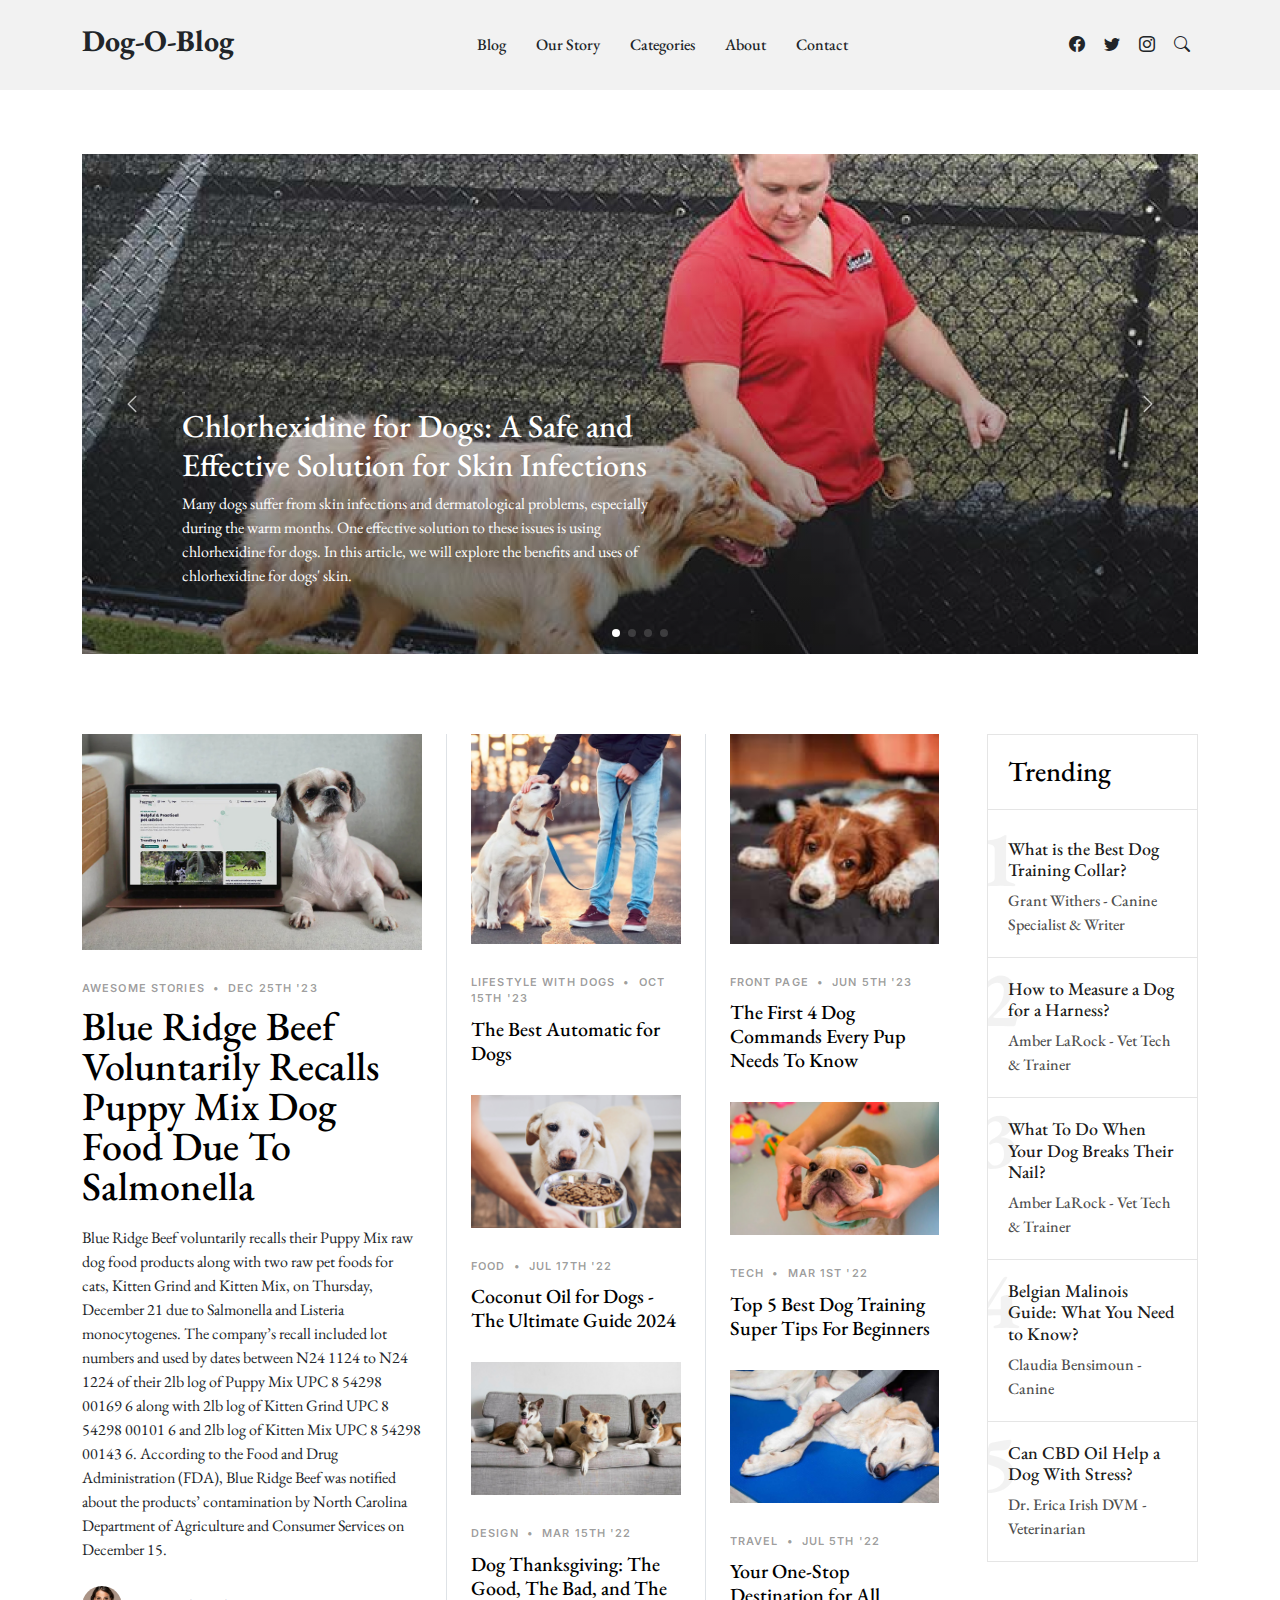
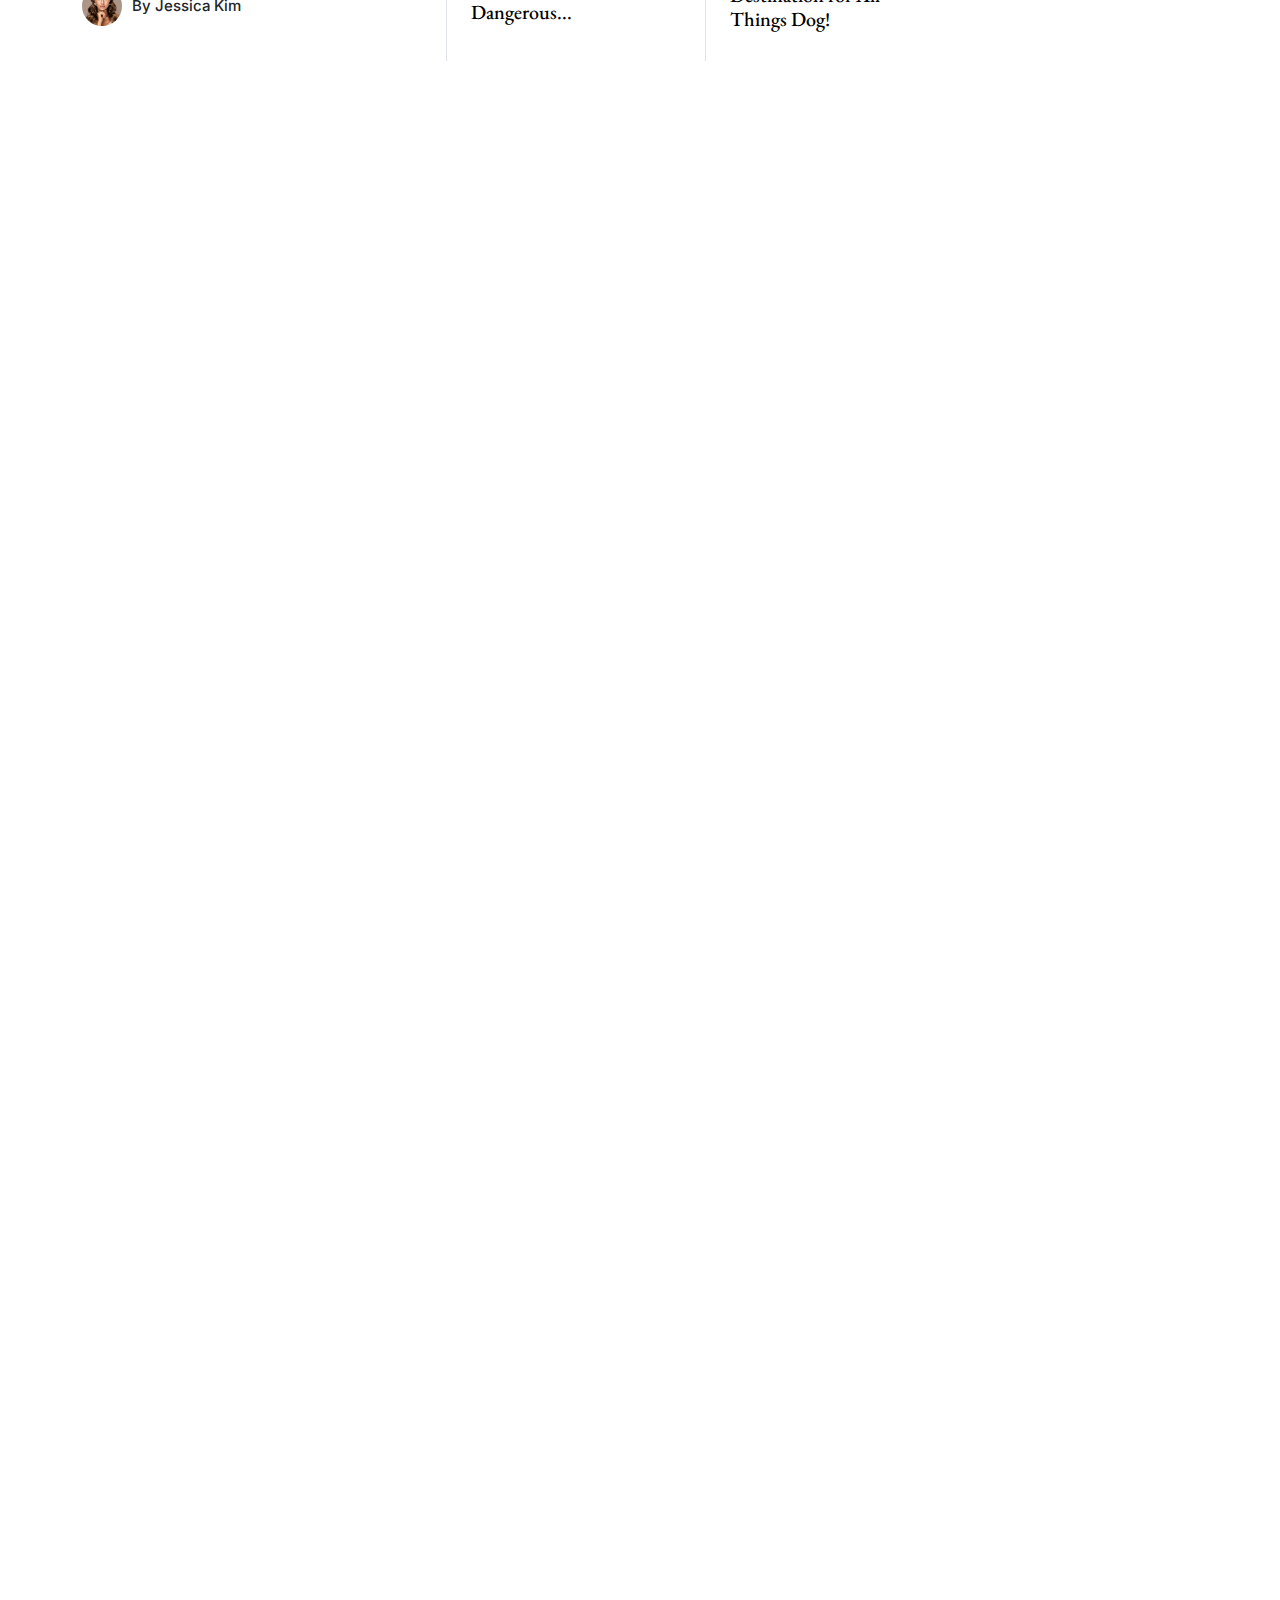
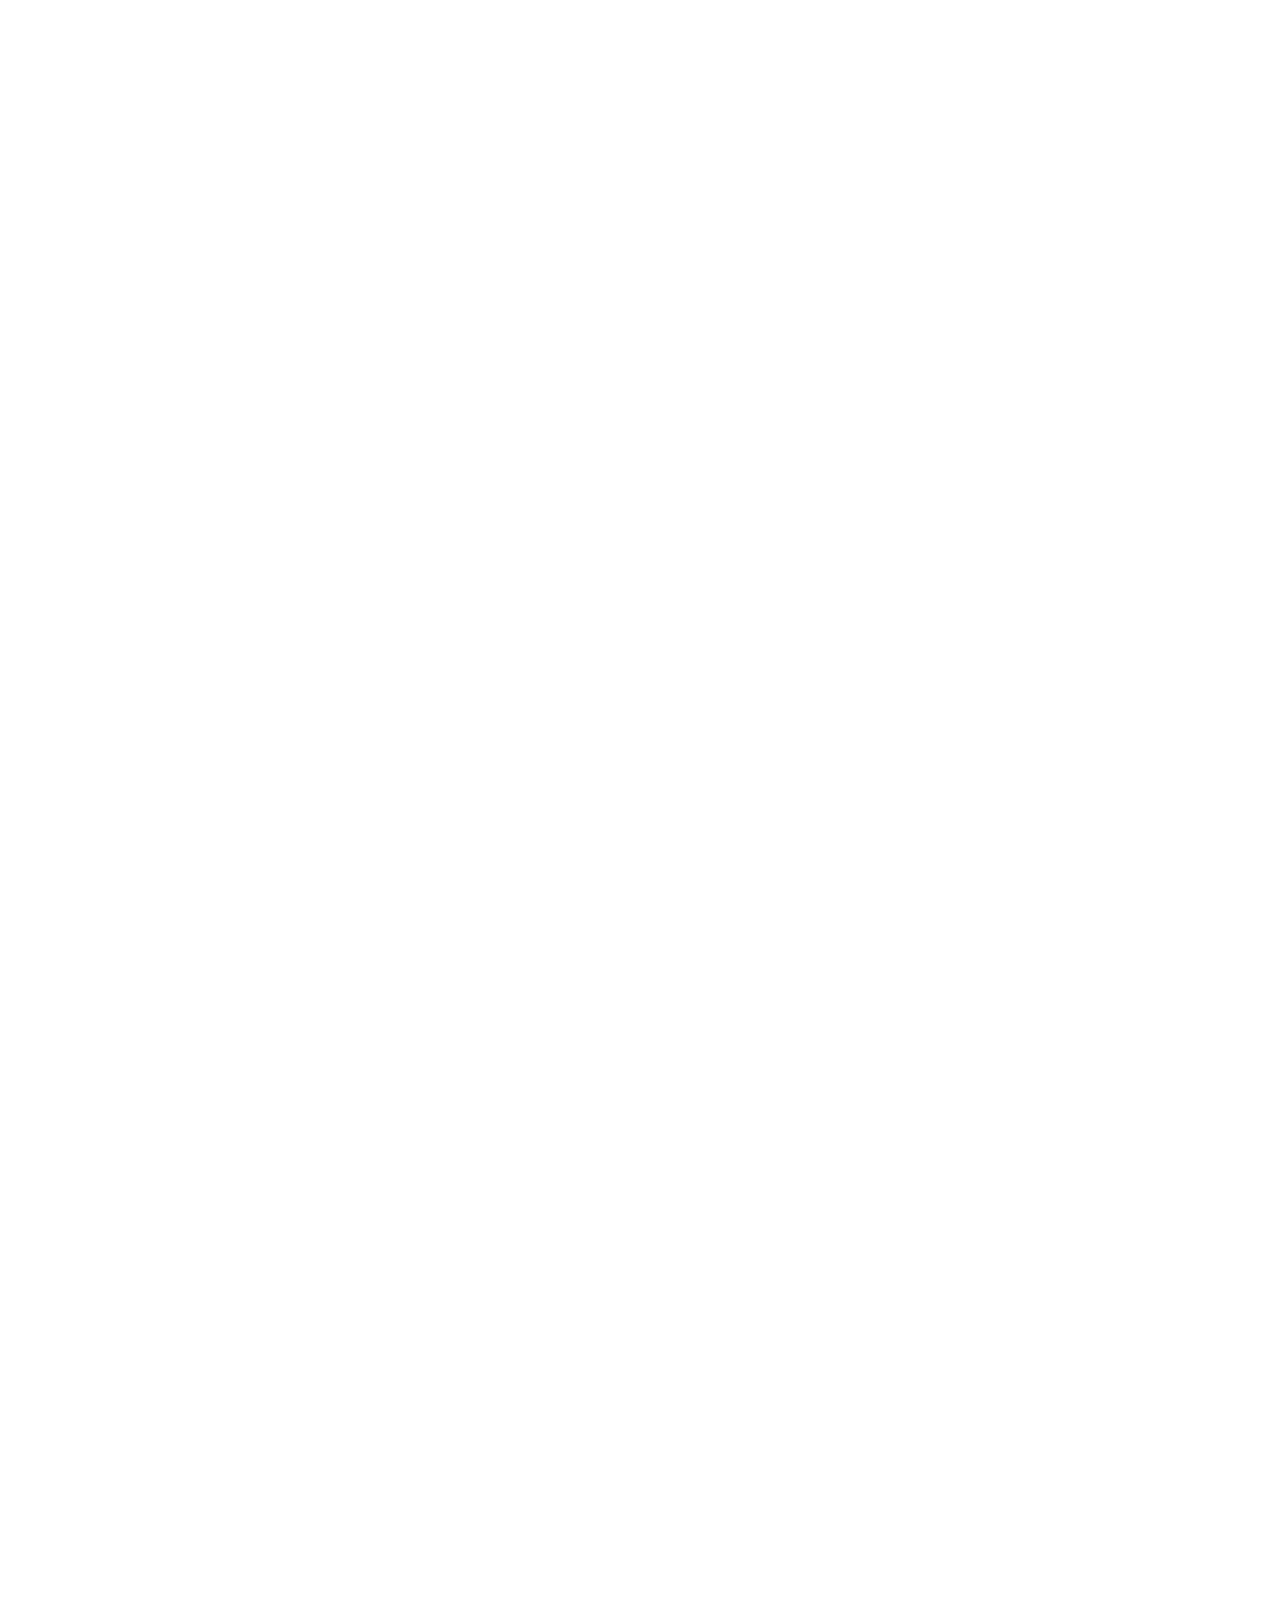
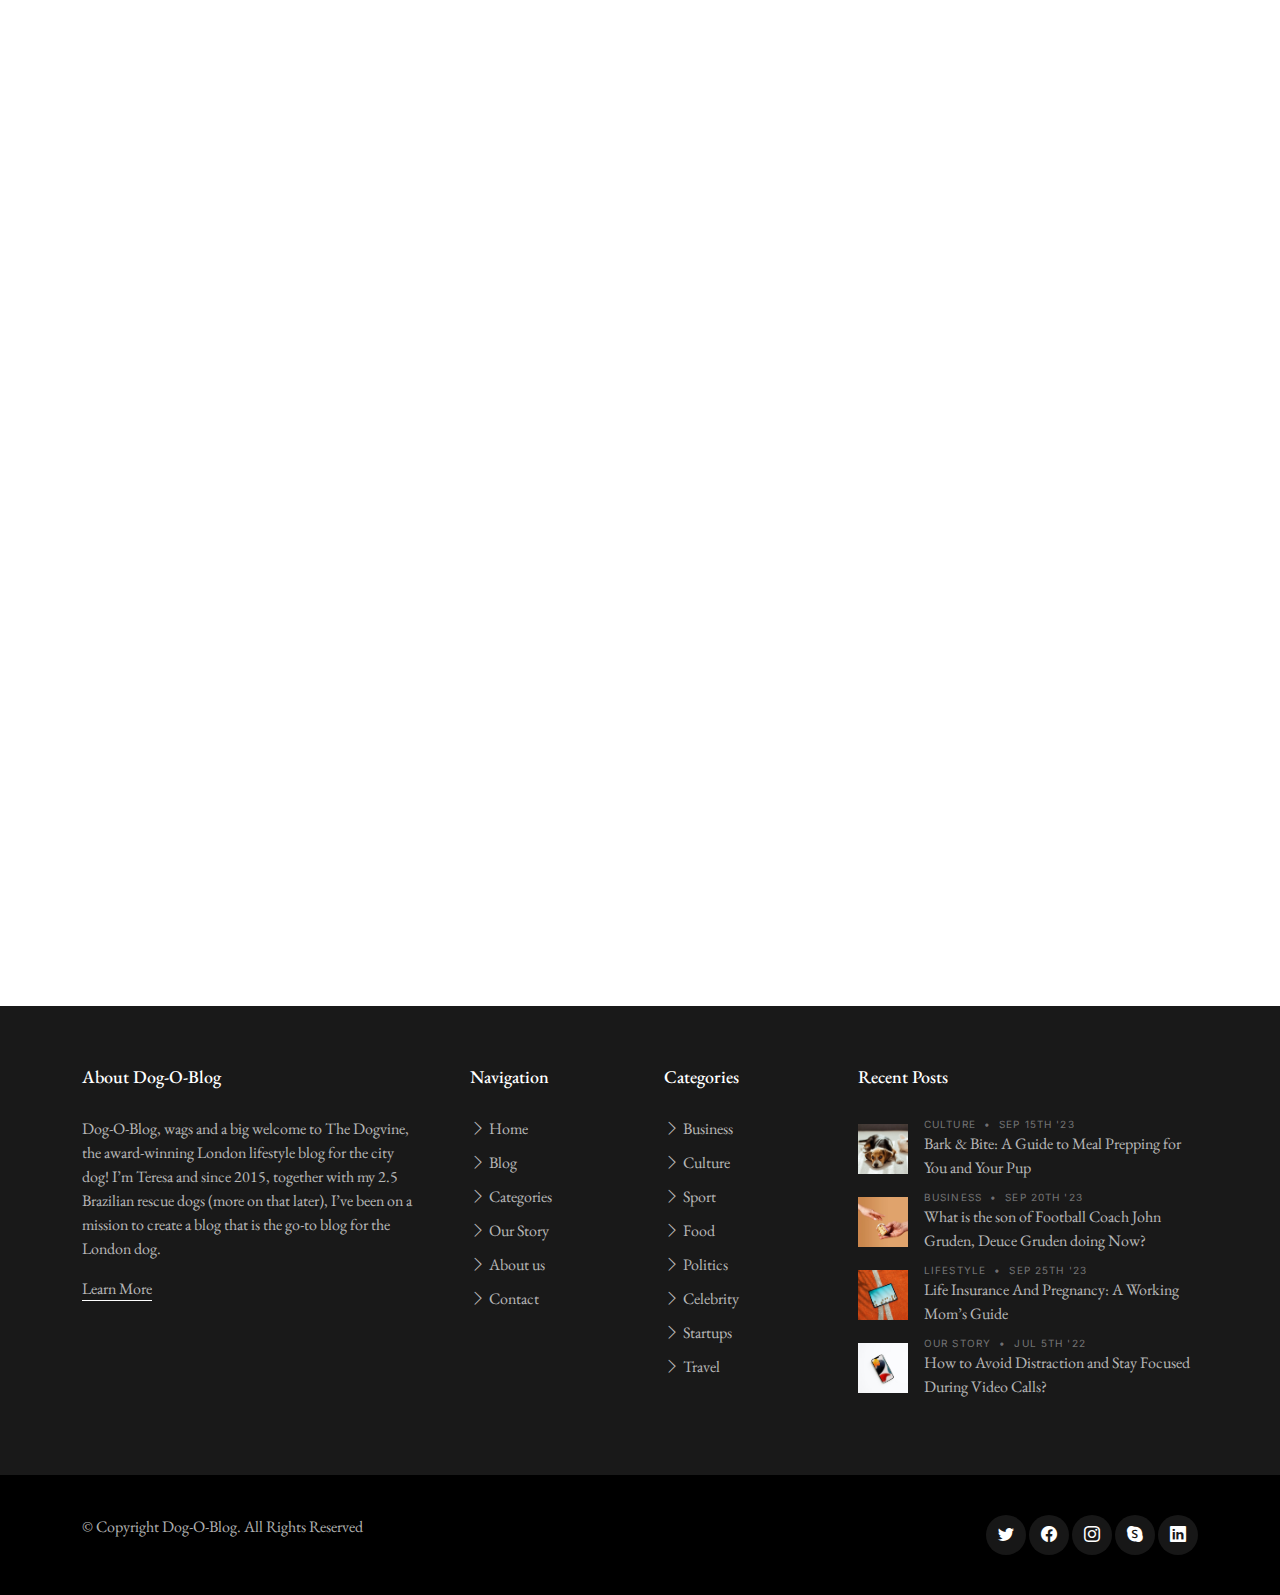
<file: index.html>
<!DOCTYPE html>
<html lang="en">

<head>
  <meta charset="utf-8">
  <meta content="width=device-width, initial-scale=1.0" name="viewport">ss
  <title>Dog-O-Blog</title>
  <meta content="" name="description">
  <meta content="" name="keywords">

  <!-- Favicons -->
  <link href="assets/img/favicon.png" rel="icon">
  <link href="assets/img/apple-touch-icon.png" rel="apple-touch-icon">

  <!-- Google Fonts -->
  <link rel="preconnect" href="https://fonts.googleapis.com">
  <link rel="preconnect" href="https://fonts.gstatic.com" crossorigin>
  <link href="https://fonts.googleapis.com/css2?family=EB+Garamond:wght@400;500&family=Inter:wght@400;500&family=Playfair+Display:ital,wght@0,400;0,700;1,400;1,700&display=swap" rel="stylesheet">

  <!-- Vendor CSS Files -->
  <link href="assets/vendor/bootstrap/css/bootstrap.min.css" rel="stylesheet">
  <link href="assets/vendor/bootstrap-icons/bootstrap-icons.css" rel="stylesheet">
  <link href="assets/vendor/swiper/swiper-bundle.min.css" rel="stylesheet">
  <link href="assets/vendor/glightbox/css/glightbox.min.css" rel="stylesheet">
  <link href="assets/vendor/aos/aos.css" rel="stylesheet">

  <!-- Template Main CSS Files -->
  <link href="assets/css/variables.css" rel="stylesheet">
  <link href="assets/css/main.css" rel="stylesheet">
</head>

<body>

  <!-- ======= Header ======= -->
  <header id="header" class="header d-flex align-items-center fixed-top">
    <div class="container-fluid container-xl d-flex align-items-center justify-content-between">

      <a href="index.html" class="logo d-flex align-items-center">
        <h1>Dog-O-Blog</h1>
      </a>

      <nav id="navbar" class="navbar">
        <ul>
          <li><a href="index.html">Blog</a></li>
          <li><a href="our-story.html">Our Story</a></li>
          <li><a href="category.html">Categories</a></li>
          <li><a href="about.html">About</a></li>
          <li><a href="contact.html">Contact</a></li>
        </ul>
      </nav><!-- .navbar -->

      <div class="position-relative">
        <a href="#" class="mx-2"><span class="bi-facebook"></span></a>
        <a href="#" class="mx-2"><span class="bi-twitter"></span></a>
        <a href="#" class="mx-2"><span class="bi-instagram"></span></a>

        <a href="#" class="mx-2 js-search-open"><span class="bi-search"></span></a>
        <i class="bi bi-list mobile-nav-toggle"></i>

        <!-- ======= Search Form ======= -->
        <div class="search-form-wrap js-search-form-wrap">
          <form action="search-result.html" class="search-form">
            <span class="icon bi-search"></span>
            <input type="text" placeholder="Search" class="form-control">
            <button class="btn js-search-close"><span class="bi-x"></span></button>
          </form>
        </div><!-- End Search Form -->

      </div>

    </div>

  </header><!-- End Header -->

  <main id="main">

    <!-- ======= Hero Slider Section ======= -->
    <section id="hero-slider" class="hero-slider">
      <div class="container-md" data-aos="fade-in">
        <div class="row">
          <div class="col-12">
            <div class="swiper sliderFeaturedPosts">
              <div class="swiper-wrapper">
                <div class="swiper-slide">
                  <a href="our-story.html" class="img-bg d-flex align-items-end" style="background-image: url('assets/img/post-slide-1.jpg');">
                    <div class="img-bg-inner">
                      <h2>Chlorhexidine for Dogs: A Safe and Effective Solution for Skin Infections</h2>
                      <p>Many dogs suffer from skin infections and dermatological problems, especially during the warm months. One effective solution to these issues is using chlorhexidine for dogs. In this article, we will explore the benefits and uses of chlorhexidine for dogs' skin.</p>
                    </div>
                  </a>
                </div>

                <div class="swiper-slide">
                  <a href="our-story.html" class="img-bg d-flex align-items-end" style="background-image: url('assets/img/post-slide-2.jpg');">
                    <div class="img-bg-inner">
                      <h2>17 Best Dog Training Treats for Successful Training and a Happy Pup</h2>
                      <p>When it comes to dog training treats, it's important to choose a product that is both effective and nutritious. By considering size, taste, nutritional value, and convenience, you can find the perfect treat to help you train your furry friend.</p>
                    </div>
                  </a>
                </div>

                <div class="swiper-slide">
                  <a href="our-story.html" class="img-bg d-flex align-items-end" style="background-image: url('assets/img/post-slide-3.jpg');">
                    <div class="img-bg-inner">
                      <h2>What Are Bully Sticks? And Are They Good For Dogs?</h2>
                      <p>Bully sticks, also known as pizzle sticks, are a popular chew treat for dogs. Made from bull penises, these long-lasting chews provide a number of benefits for dogs and their owners.</p>
                    </div>
                  </a>
                </div>

                <div class="swiper-slide">
                  <a href="our-story.html" class="img-bg d-flex align-items-end" style="background-image: url('assets/img/post-slide-4.jpg');">
                    <div class="img-bg-inner">
                      <h2>5 Tips for Successfully Training Your New Puppy</h2>
                      <p>First things first, choose a training method that aligns with your values and goals. There are many different approaches to training, from positive reinforcement to more punishment-based methods. Consider what you want to achieve with your training and choose a method that feels comfortable and effective for you.</p>
                    </div>
                  </a>
                </div>
              </div>
              <div class="custom-swiper-button-next">
                <span class="bi-chevron-right"></span>
              </div>
              <div class="custom-swiper-button-prev">
                <span class="bi-chevron-left"></span>
              </div>

              <div class="swiper-pagination"></div>
            </div>
          </div>
        </div>
      </div>
    </section><!-- End Hero Slider Section -->

    <!-- ======= Post Grid Section ======= -->
    <section id="posts" class="posts">
      <div class="container" data-aos="fade-up">
        <div class="row g-5">
          <div class="col-lg-4">
            <div class="post-entry-1 lg">
              <a href="single-post.html"><img src="assets/img/post-landscape-1.jpg" alt="" class="img-fluid"></a>
              <div class="post-meta"><span class="date">AWESOME STORIES</span> <span class="mx-1">&bullet;</span> <span>Dec 25th '23</span></div>
              <h2><a href="single-post.html">Blue Ridge Beef Voluntarily Recalls Puppy Mix Dog Food Due To Salmonella</a></h2>
              <p class="mb-4 d-block">Blue Ridge Beef voluntarily recalls their Puppy Mix raw dog food products along with two raw pet foods for cats, Kitten Grind and Kitten Mix, on Thursday, December 21 due to Salmonella and Listeria monocytogenes.
                The company’s recall included lot numbers and used by dates between N24 1124 to N24 1224 of their 2lb log of Puppy Mix UPC 8 54298 00169 6 along with 2lb log of Kitten Grind UPC 8 54298 00101 6 and 2lb log of Kitten Mix UPC 8 54298 00143 6.
                According to the Food and Drug Administration (FDA), Blue Ridge Beef was notified about the products’ contamination by North Carolina Department of Agriculture and Consumer Services on December 15.</p>

              <div class="d-flex align-items-center author">
                <div class="photo"><img src="assets/img/person-1.jpg" alt="" class="img-fluid"></div>
                <div class="name">
                  <h3 class="m-0 p-0">By Jessica Kim</h3>
                </div>
              </div>
            </div>

          </div>

          <div class="col-lg-8">
            <div class="row g-5">
              <div class="col-lg-4 border-start custom-border">
                <div class="post-entry-1">
                  <a href="our-story.html"><img src="assets/img/post-landscape-2.jpg" alt="" class="img-fluid"></a>
                  <div class="post-meta"><span class="date">LIFESTYLE WITH DOGS</span> <span class="mx-1">&bullet;</span> <span>Oct 15th '23</span></div>
                  <h2><a href="our-story.html">The Best Automatic for Dogs</a></h2>
                </div>
                <div class="post-entry-1">
                  <a href="our-story.html"><img src="assets/img/post-landscape-4.jpg" alt="" class="img-fluid"></a>
                  <div class="post-meta"><span class="date">Food</span> <span class="mx-1">&bullet;</span> <span>Jul 17th '22</span></div>
                  <h2><a href="our-story.html">Coconut Oil for Dogs - The Ultimate Guide 2024</a></h2>
                </div>
                <div class="post-entry-1">
                  <a href="our-story.html"><img src="assets/img/post-landscape-5.jpg" alt="" class="img-fluid"></a>
                  <div class="post-meta"><span class="date">Design</span> <span class="mx-1">&bullet;</span> <span>Mar 15th '22</span></div>
                  <h2><a href="our-story.html">Dog Thanksgiving: The Good, The Bad, and The Dangerous...</a></h2>
                </div>
              </div>
              <div class="col-lg-4 border-start custom-border">
                <div class="post-entry-1">
                  <a href="our-story.html"><img src="assets/img/post-landscape-3.jpg" alt="" class="img-fluid"></a>
                  <div class="post-meta"><span class="date">Front Page</span> <span class="mx-1">&bullet;</span> <span>Jun 5th '23</span></div>
                  <h2><a href="our-story.html">The First 4 Dog Commands Every Pup Needs To Know</a></h2>
                </div>
                <div class="post-entry-1">
                  <a href="our-story.html"><img src="assets/img/post-landscape-6.jpg" alt="" class="img-fluid"></a>
                  <div class="post-meta"><span class="date">Tech</span> <span class="mx-1">&bullet;</span> <span>Mar 1st '22</span></div>
                  <h2><a href="our-story.html">Top 5 Best Dog Training Super Tips For Beginners</a></h2>
                </div>
                <div class="post-entry-1">
                  <a href="our-story.html"><img src="assets/img/post-landscape-7.jpg" alt="" class="img-fluid"></a>
                  <div class="post-meta"><span class="date">Travel</span> <span class="mx-1">&bullet;</span> <span>Jul 5th '22</span></div>
                  <h2><a href="our-story.html">Your One-Stop Destination for All Things Dog!</a></h2>
                </div>
              </div>

              <!-- Trending Section -->
              <div class="col-lg-4">

                <div class="trending">
                  <h3>Trending</h3>
                  <ul class="trending-post">
                    <li>
                      <a href="our-story.html">
                        <span class="number">1</span>
                        <h3>What is the Best Dog Training Collar?</h3>
                        <span class="author">Grant Withers - Canine Specialist & Writer</span>
                      </a>
                    </li>
                    <li>
                      <a href="our-story.html">
                        <span class="number">2</span>
                        <h3>How to Measure a Dog for a Harness?</h3>
                        <span class="author"> Amber LaRock - Vet Tech & Trainer</span>
                      </a>
                    </li>
                    <li>
                      <a href="our-story.html">
                        <span class="number">3</span>
                        <h3>What To Do When Your Dog Breaks Their Nail?</h3>
                        <span class="author">Amber LaRock - Vet Tech & Trainer</span>
                      </a>
                    </li>
                    <li>
                      <a href="our-story.html">
                        <span class="number">4</span>
                        <h3>Belgian Malinois Guide: What You Need to Know?</h3>
                        <span class="author">Claudia Bensimoun - Canine</span>
                      </a>
                    </li>
                    <li>
                      <a href="our-story.html">
                        <span class="number">5</span>
                        <h3>Can CBD Oil Help a Dog With Stress?</h3>
                        <span class="author">Dr. Erica Irish DVM - Veterinarian</span>
                      </a>
                    </li>
                  </ul>
                </div>

              </div> <!-- End Trending Section -->
            </div>
          </div>

        </div> <!-- End .row -->
      </div>
    </section> <!-- End Post Grid Section -->

    <!-- ======= Culture Category Section ======= -->
    <section class="category-section">
      <div class="container" data-aos="fade-up">

        <div class="section-header d-flex justify-content-between align-items-center mb-5">
          <h2>Culture</h2>
          <div><a href="category.html" class="more">See All Culture</a></div>
        </div>

        <div class="row">
          <div class="col-md-9">

            <div class="d-lg-flex post-entry-2">
              <a href="our-story.html" class="me-4 thumbnail mb-4 mb-lg-0 d-inline-block">
                <img src="assets/img/culture1.jpg" alt="" class="img-fluid">
              </a>
              <div>
                <div class="post-meta"><span class="date">Culture</span> <span class="mx-1">&bullet;</span> <span>Mar 5th '23</span></div>
                <h3><a href="our-story.html">Bark & Bite: A Guide to Meal Prepping for You and Your Pup</a></h3>
                <p>With the year coming to an end, we’re soon presented with the opportunity to set goals for the new year. If eating healthier happens to be on your list for 2024, consider including your dog, too, with the world of meal prepping—a timesaving, health-conscious solution for busy pet parents and their canine companions.</p>
                <div class="d-flex align-items-center author">
                  <div class="photo"><img src="assets/img/person-2.jpg" alt="" class="img-fluid"></div>
                  <div class="name">
                    <h3 class="m-0 p-0">Wade Warren</h3>
                  </div>
                </div>
              </div>
            </div>

            <div class="row">
              <div class="col-lg-4">
                <div class="post-entry-1 border-bottom">
                  <a href="single-post.html"><img src="assets/img/culture2.jpg" alt="" class="img-fluid"></a>
                  <div class="post-meta"><span class="date">Culture</span> <span class="mx-1">&bullet;</span> <span>Sep 25th '23</span></div>
                  <h2 class="mb-2"><a href="our-story.html">Holiday Health & Safety: Dogtopia Has Your Canine Covered</a></h2>
                  <span class="author mb-3 d-block">Jenny Wilson</span>
                  <p class="mb-4 d-block">This holiday season, trust us to care for your dog! At Dogtopia, we are not just passionate about play—we’re dedicated to the health and safety of the dogs in our care.</p>
                </div>

                <div class="post-entry-1">
                  <div class="post-meta"><span class="date">Culture</span> <span class="mx-1">&bullet;</span> <span>Jan 4th '23</span></div>
                  <h2 class="mb-2"><a href="our-story.html">Keeping Your Dog Warm in Cold Weather: Essential Tips & Tricks</a></h2>
                  <span class="author mb-3 d-block">Jenny Wilson</span>
                  <p class="mb-4 d-block">Investing in proper winter gear for your dog is one of the first steps to take. Consider getting a warm and well-fitting dog coat or sweater. </p>
                </div>
              </div>
              <div class="col-lg-8">
                <div class="post-entry-1">
                  <a href="our-story.html"><img src="assets/img/culture3.jpg" alt="" class="img-fluid"></a>
                  <div class="post-meta"><span class="date">Culture</span> <span class="mx-1">&bullet;</span> <span>Jan 19th '23</span></div>
                  <h2 class="mb-2"><a href="our-story.html">Celebrating Pet Wellness Month: A Dog’s Best Friend</a></h2>
                  <span class="author mb-3 d-block">Jenny Wilson</span>
                  <p class="mb-4 d-block">Let’s face it: Our dogs are our best friends. Their loyalty, companionship, and unwavering love enrich our lives in countless ways.That’s why we have Pet Wellness Month in October—to serve as a dedicated time to focus on the wellbeing of our furry friends. During this month, we’re encouraging all pet parents to pay extra attention to their pups’ needs.</p>
                </div>
              </div>
            </div>
          </div>

          <div class="col-md-3">
            <div class="post-entry-1 border-bottom">
              <div class="post-meta"><span class="date">Culture</span> <span class="mx-1">&bullet;</span> <span>Feb 27th '23</span></div>
              <h2 class="mb-2"><a href="our-story.html">5 Halloween Costumes for Your Dog</a></h2>
              <span class="author mb-3 d-block">Jenny Wilson</span>
            </div>

            <div class="post-entry-1 border-bottom">
              <div class="post-meta"><span class="date">Culture</span> <span class="mx-1">&bullet;</span> <span>Feb 25th '23</span></div>
              <h2 class="mb-2"><a href="our-story.html">Keeping Your Canine Companion Cool: Essential Heat Safety Tips for Dogs</a></h2>
              <span class="author mb-3 d-block">Buddy Smartz</span>
            </div>

            <div class="post-entry-1 border-bottom">
              <div class="post-meta"><span class="date">Culture</span> <span class="mx-1">&bullet;</span> <span>Feb 24th '2</span></div>
              <h2 class="mb-2"><a href="our-story.html">Pack a Picnic Every Pup & Pet Parent Will Love</a></h2>
              <span class="author mb-3 d-block">Nina Cole</span>
            </div>

            <div class="post-entry-1 border-bottom">
              <div class="post-meta"><span class="date">Culture</span> <span class="mx-1">&bullet;</span> <span>Feb 28th '23</span></div>
              <h2 class="mb-2"><a href="our-story.html">How Dog Ownership Promotes Health & Happiness</a></h2>
              <span class="author mb-3 d-block">Ellen Ross</span>
            </div>

            <div class="post-entry-1 border-bottom">
              <div class="post-meta"><span class="date">Culture</span> <span class="mx-1">&bullet;</span> <span>Mar 1st '23</span></div>
              <h2 class="mb-2"><a href="our-story.html">How Many Steps Does Your Dog Take Every Day?</a></h2>
              <span class="author mb-3 d-block">Aco Mirkovic</span>
            </div>

            <div class="post-entry-1 border-bottom">
              <div class="post-meta"><span class="date">Culture</span> <span class="mx-1">&bullet;</span> <span>Mar 3rd '23</span></div>
              <h2 class="mb-2"><a href="our-story.html">Dogtopia Dogs Maintaining Healthy Habits | Pet Obesity Awareness Day</a></h2>
              <span class="author mb-3 d-block">Claudia</span>
            </div>
          </div>
        </div>
      </div>
    </section><!-- End Culture Category Section -->

    <!-- ======= Business Category Section ======= -->
    <section class="category-section">
      <div class="container" data-aos="fade-up">

        <div class="section-header d-flex justify-content-between align-items-center mb-5">
          <h2>Business</h2>
          <div><a href="category.html" class="more">See All Business</a></div>
        </div>

        <div class="row">
          <div class="col-md-9 order-md-2">

            <div class="d-lg-flex post-entry-2">
              <a href="our-story.html" class="me-4 thumbnail d-inline-block mb-4 mb-lg-0">
                <img src="assets/img/business1.jpg" alt="" class="img-fluid">
              </a>
              <div>
                <div class="post-meta"><span class="date">Business</span> <span class="mx-1">&bullet;</span> <span>Jul 5th '23</span></div>
                <h3><a href="our-story.html">Top 8 Small Dog Breeds that Give the Best Dog Parenting Experience</a></h3>
                <p>Admirable qualities such as being obedient, gentle, loving, caring, calm and friendly are what make the small breeds highly appropriate for being the best therapy dogs. They may not have the mannerisms and sobriety of some their more illustrious contemporaries, but their mere presence brings a wide smile on the faces of those who need it more than the medicines. We have mentioned 8 small breed dogs that are best suited to get the best dog parenting experience, and we are sure to bring a smile on your face once you check them out.</p>
                <div class="d-flex align-items-center author">
                  <div class="photo"><img src="assets/img/person-4.jpg" alt="" class="img-fluid"></div>
                  <div class="name">
                    <h3 class="m-0 p-0">Wade Warren</h3>
                  </div>
                </div>
              </div>
            </div>

            <div class="row">
              <div class="col-lg-4">
                <div class="post-entry-1 border-bottom">
                  <a href="our-story.html"><img src="assets/img/business2.jpg" alt="" class="img-fluid"></a>
                  <div class="post-meta"><span class="date">Business</span> <span class="mx-1">&bullet;</span> <span>Oct 15th '23</span></div>
                  <h2 class="mb-2"><a href="our-story.html">Get Affection and Love With These 5 Therapy Dogs</a></h2>
                  <span class="author mb-3 d-block">Jenny Wilson</span>
                  <p class="mb-4 d-block">
                    We all have heard this statement at one point or the other that man is a social animal. We are used to someone’s companionship at times of distress and tense situations. Having a pet dog not only brings a smile on your face but it also helps you cope up with the most stressful moments of your life.</p>
                </div>

                <div class="post-entry-1">
                  <div class="post-meta"><span class="date">Business</span> <span class="mx-1">&bullet;</span> <span>Oct 16th '23</span></div>
                  <h2 class="mb-2"><a href="our-story.html">
                    Best Dogs for Small Apartments in India</a></h2>
                  <span class="author mb-3 d-block">Jenny Wilson</span>
                </div>
              </div>
              <div class="col-lg-8">
                <div class="post-entry-1">
                  <a href="our-story.html"><img src="assets/img/business3.jpg" alt="" class="img-fluid"></a>
                  <div class="post-meta"><span class="date">Business</span> <span class="mx-1">&bullet;</span> <span>Oct 17th '23</span></div>
                  <h2 class="mb-2"><a href="our-story.html">7 Ways to Keep Your Labrador Happy and Healthy</a></h2>
                  <span class="author mb-3 d-block">Akhil Krishnan</span>
                  <p class="mb-4 d-block">One of the cutest dog breeds on earth, Labrador Retrievers, are primarily known for their unconditional love. Almost all the pet lovers who want to buy a new dog for themselves might have thought several times about owning..</p>
                </div>
              </div>
            </div>
          </div>
          <div class="col-md-3">
            <div class="post-entry-1 border-bottom">
              <div class="post-meta"><span class="date">Business</span> <span class="mx-1">&bullet;</span> <span>Oct 18th '23</span></div>
              <h2 class="mb-2"><a href="our-story.html">How To Avoid The 5 Most Common Holiday Pet Travel Mistakes?</a></h2>
              <span class="author mb-3 d-block">Anna U.</span>
            </div>

            <div class="post-entry-1 border-bottom">
              <div class="post-meta"><span class="date">Business</span> <span class="mx-1">&bullet;</span> <span>Oct 19th '23</span></div>
              <h2 class="mb-2"><a href="our-story.html">Hiking In Joshua Tree National Park With Dogs</a></h2>
              <span class="author mb-3 d-block">Brittany Brown</span>
            </div>

            <div class="post-entry-1 border-bottom">
              <div class="post-meta"><span class="date">Business</span> <span class="mx-1">&bullet;</span> <span>Oct 20th '23</span></div>
              <h2 class="mb-2"><a href="our-story.html">Exploring Big Bend National Park In Texas With Dogs</a></h2>
              <span class="author mb-3 d-block">Mariniecer L.</span>
            </div>

            <div class="post-entry-1 border-bottom">
              <div class="post-meta"><span class="date">Business</span> <span class="mx-1">&bullet;</span> <span>Jul 5th '22</span></div>
              <h2 class="mb-2"><a href="our-story.html">Exploring America’s National Grasslands With Dogs</a></h2>
              <span class="author mb-3 d-block">Amadeus Nunez</span>
            </div>

            <div class="post-entry-1 border-bottom">
              <div class="post-meta"><span class="date">Business</span> <span class="mx-1">&bullet;</span> <span>Jul 5th '22</span></div>
              <h2 class="mb-2"><a href="our-story.html">Vancouver’s Top 5 Dog Friendly Things To Do</a></h2>
              <span class="author mb-3 d-block">	
                Moe Sid</span>
            </div>

            <div class="post-entry-1 border-bottom">
              <div class="post-meta"><span class="date">Business</span> <span class="mx-1">&bullet;</span> <span>Jul 5th '22</span></div>
              <h2 class="mb-2"><a href="our-story.html">Dog Friendly Hockey Games – 2023 / 2024 Season</a></h2>
              <span class="author mb-3 d-block">	
                Nicole P. Dunford</span>
            </div>
          </div>
        </div>
      </div>
    </section><!-- End Business Category Section -->

    <!-- ======= Lifestyle Category Section ======= -->
    <section class="category-section">
      <div class="container" data-aos="fade-up">

        <div class="section-header d-flex justify-content-between align-items-center mb-5">
          <h2>Lifestyle</h2>
          <div><a href="category.html" class="more">See All Lifestyle</a></div>
        </div>

        <div class="row g-5">
          <div class="col-lg-4">
            <div class="post-entry-1 lg">
              <a href="our-story.html"><img src="assets/img/lifestyle1.jpg" alt="" class="img-fluid"></a>
              <div class="post-meta"><span class="date">Lifestyle</span> <span class="mx-1">&bullet;</span> <span>Aug 25th '23</span></div>
              <h2><a href="our-story.html">Denbies Dog-friendly Vineyard | A Delightful Day Out</a></h2>
              <p class="mb-4 d-block">Did you know we have a spectacular vineyard less than an hour from London? Well we do, 265 acres of it to be precise. In fact, Denbies Wine Estate and Dog-friendly Vineyard in Dorking, Surrey is the largest vineyard in the UK. We spent a sunny day last month exploring the vineyard and the stunning area nearby with our little friend Lilliput the Maltese. </p>

              <div class="d-flex align-items-center author">
                <div class="photo"><img src="assets/img/person-7.jpg" alt="" class="img-fluid"></div>
                <div class="name">
                  <h3 class="m-0 p-0">Esther Howard</h3>
                </div>
              </div>
            </div>

            <div class="post-entry-1 border-bottom">
              <div class="post-meta"><span class="date">Lifestyle</span> <span class="mx-1">&bullet;</span> <span>Aug 26th '23</span></div>
              <h2 class="mb-2"><a href="our-story.html">3 Reasons to Visit Geraldine Mary Harmsworth Park</a></h2>
              <span class="author mb-3 d-block">Petsworld Team</span>
            </div>

            <div class="post-entry-1">
              <div class="post-meta"><span class="date">Lifestyle</span> <span class="mx-1">&bullet;</span> <span>Jul 5th '22</span></div>
              <h2 class="mb-2"><a href="our-story.html">10 Life-Changing Hacks Every Working Mom Should Know</a></h2>
              <span class="author mb-3 d-block">Tamanna Khare</span>
            </div>

          </div>

          <div class="col-lg-8">
            <div class="row g-5">
              <div class="col-lg-4 border-start custom-border">
                <div class="post-entry-1">
                  <a href="our-story.html"><img src="assets/img/lifestyle2.jpg" alt="" class="img-fluid"></a>
                  <div class="post-meta"><span class="date">Lifestyle</span> <span class="mx-1">&bullet;</span> <span>Aug 8th '23</span></div>
                  <h2><a href="our-story.html">1. GERALDINE MARY HARMSWORTH PARK, THE IMPERIAL WAR MUSEUM</a></h2>
                </div>
                <div class="post-entry-1">
                  <a href="our-story.html"><img src="assets/img/lifestyle3.jpg" alt="" class="img-fluid"></a>
                  <div class="post-meta"><span class="date">Lifestyle</span> <span class="mx-1">&bullet;</span> <span>Jul 17th '23</span></div>
                  <h2><a href="our-story.html">2. GERALDINE MARY HARMSWORTH PARK DOG AGILITY AREA</a></h2>
                </div>
                <div class="post-entry-1">
                  <a href="our-story.html"><img src="assets/img/lifestyle4.jpg" alt="" class="img-fluid"></a>
                  <div class="post-meta"><span class="date">Lifestyle</span> <span class="mx-1">&bullet;</span> <span>Mar 15th '23</span></div>
                  <h2><a href="our-story.html">3. GERALDINE MARY HARMSWORTH PARK, THE TIBETAN PEACE GARDEN</a></h2>
                </div>
              </div>
              <div class="col-lg-4 border-start custom-border">
                <div class="post-entry-1">
                  <a href="our-story.html"><img src="assets/img/lifestyle5.jpg" alt="" class="img-fluid"></a>
                  <div class="post-meta"><span class="date">Lifestyle</span> <span class="mx-1">&bullet;</span> <span>Jun 5th '23</span></div>
                  <h2><a href="our-story.html">Lab Chow Mix: What To Expect From These Friendly Dogs</a></h2>
                </div>
                <div class="post-entry-1">
                  <a href="our-story.html"><img src="assets/img/lifestyle6.jpg" alt="" class="img-fluid"></a>
                  <div class="post-meta"><span class="date">Lifestyle</span> <span class="mx-1">&bullet;</span> <span>Mar 1st '23</span></div>
                  <h2><a href="single-post.html">27 Reasons Not To Get A Labrador Retriever</a></h2>
                </div>
                <div class="post-entry-1">
                  <a href="our-story.html"><img src="assets/img/lifestyle7.jpg" alt="" class="img-fluid"></a>
                  <div class="post-meta"><span class="date">Lifestyle</span> <span class="mx-1">&bullet;</span> <span>Jul 5th '23</span></div>
                  <h2><a href="our-story.html">What Is A Red Labradoodle? (Breed Facts & Top Care Sheet)</a></h2>
                </div>
              </div>
              <div class="col-lg-4">

                <div class="post-entry-1 border-bottom">
                  <div class="post-meta"><span class="date">Lifestyle</span> <span class="mx-1">&bullet;</span> <span>Apr 5th '23</span></div>
                  <h2 class="mb-2"><a href="our-story.html">Can Dogs Eat Candy Canes At Christmas?</a></h2>
                  <span class="author mb-3 d-block">Akhil Krishnan</span>
                </div>

                <div class="post-entry-1 border-bottom">
                  <div class="post-meta"><span class="date">Lifestyle</span> <span class="mx-1">&bullet;</span> <span>Apr 17th '23</span></div>
                  <h2 class="mb-2"><a href="our-story.html">How To Potty Train A Puppy With Pee Pads</a></h2>
                  <span class="author mb-3 d-block">Dr. Amanda Glew</span>
                </div>

                <div class="post-entry-1 border-bottom">
                  <div class="post-meta"><span class="date">Lifestyle</span> <span class="mx-1">&bullet;</span> <span>Apr 18th '23</span></div>
                  <h2 class="mb-2"><a href="our-story.html">How Do You Know When A Puppy Is Fully Grown?</a></h2>
                  <span class="author mb-3 d-block">Zac Johnson</span>
                </div>

                <div class="post-entry-1 border-bottom">
                  <div class="post-meta"><span class="date">Lifestyle</span> <span class="mx-1">&bullet;</span> <span>Apr 19th '23</span></div>
                  <h2 class="mb-2"><a href="our-story.html">What Do Puppy Teeth Look Like When They Fall Out?</a></h2>
                  <span class="author mb-3 d-block">Jenny Wilson</span>
                </div>

                <div class="post-entry-1 border-bottom">
                  <div class="post-meta"><span class="date">Lifestyle</span> <span class="mx-1">&bullet;</span> <span>Apr 20th '23</span></div>
                  <h2 class="mb-2"><a href="our-story.html">Easiest Dogs To Own – 8 Breeds For Novice Owners</a></h2>
                  <span class="author mb-3 d-block">Petsworld Team</span>
                </div>

                <div class="post-entry-1 border-bottom">
                  <div class="post-meta"><span class="date">Lifestyle</span> <span class="mx-1">&bullet;</span> <span>Apr 21st '23</span></div>
                  <h2 class="mb-2"><a href="our-story.html">Why Does My Dog Suck On Blankets?</a></h2>
                  <span class="author mb-3 d-block">Arnab Mukherjee</span>
                </div>

              </div>
            </div>
          </div>

        </div> <!-- End .row -->
      </div>
    </section><!-- End Lifestyle Category Section -->

  </main><!-- End #main -->

  <!-- ======= Footer ======= -->
  <footer id="footer" class="footer">

    <div class="footer-content">
      <div class="container">

        <div class="row g-5">
          <div class="col-lg-4">
            <h3 class="footer-heading">About Dog-O-Blog</h3>
            <p>Dog-O-Blog, wags and a big welcome to The Dogvine, the award-winning London lifestyle blog for the city dog! I’m Teresa and since 2015, together with my 2.5 Brazilian rescue dogs (more on that later), I’ve been on a mission to create a blog that is the go-to blog for the London dog.</p>
            <p><a href="about.html" class="footer-link-more">Learn More</a></p>
          </div>
          <div class="col-6 col-lg-2">
            <h3 class="footer-heading">Navigation</h3>
            <ul class="footer-links list-unstyled">
              <li><a href="index.html"><i class="bi bi-chevron-right"></i> Home</a></li>
              <li><a href="index.html"><i class="bi bi-chevron-right"></i> Blog</a></li>
              <li><a href="category.html"><i class="bi bi-chevron-right"></i> Categories</a></li>
              <li><a href="our-story.html"><i class="bi bi-chevron-right"></i> Our Story</a></li>
              <li><a href="about.html"><i class="bi bi-chevron-right"></i> About us</a></li>
              <li><a href="contact.html"><i class="bi bi-chevron-right"></i> Contact</a></li>
            </ul>
          </div>
          <div class="col-6 col-lg-2">
            <h3 class="footer-heading">Categories</h3>
            <ul class="footer-links list-unstyled">
              <li><a href="category.html"><i class="bi bi-chevron-right"></i> Business</a></li>
              <li><a href="category.html"><i class="bi bi-chevron-right"></i> Culture</a></li>
              <li><a href="category.html"><i class="bi bi-chevron-right"></i> Sport</a></li>
              <li><a href="category.html"><i class="bi bi-chevron-right"></i> Food</a></li>
              <li><a href="category.html"><i class="bi bi-chevron-right"></i> Politics</a></li>
              <li><a href="category.html"><i class="bi bi-chevron-right"></i> Celebrity</a></li>
              <li><a href="category.html"><i class="bi bi-chevron-right"></i> Startups</a></li>
              <li><a href="category.html"><i class="bi bi-chevron-right"></i> Travel</a></li>

            </ul>
          </div>

          <div class="col-lg-4">
            <h3 class="footer-heading">Recent Posts</h3>

            <ul class="footer-links footer-blog-entry list-unstyled">
              <li>
                <a href="our-story.html" class="d-flex align-items-center">
                  <img src="assets/img/post-sq-1.jpg" alt="" class="img-fluid me-3">
                  <div>
                    <div class="post-meta d-block"><span class="date">Culture</span> <span class="mx-1">&bullet;</span> <span>Sep 15th '23</span></div>
                    <span>Bark & Bite: A Guide to Meal Prepping for You and Your Pup</span>
                  </div>
                </a>
              </li>

              <li>
                <a href="our-story.html" class="d-flex align-items-center">
                  <img src="assets/img/post-sq-2.jpg" alt="" class="img-fluid me-3">
                  <div>
                    <div class="post-meta d-block"><span class="date">Business</span> <span class="mx-1">&bullet;</span> <span>Sep 20th '23</span></div>
                    <span>What is the son of Football Coach John Gruden, Deuce Gruden doing Now?</span>
                  </div>
                </a>
              </li>

              <li>
                <a href="our-story.html" class="d-flex align-items-center">
                  <img src="assets/img/post-sq-3.jpg" alt="" class="img-fluid me-3">
                  <div>
                    <div class="post-meta d-block"><span class="date">Lifestyle</span> <span class="mx-1">&bullet;</span> <span>Sep 25th '23</span></div>
                    <span>Life Insurance And Pregnancy: A Working Mom’s Guide</span>
                  </div>
                </a>
              </li>

              <li>
                <a href="our-story.html" class="d-flex align-items-center">
                  <img src="assets/img/post-sq-4.jpg" alt="" class="img-fluid me-3">
                  <div>
                    <div class="post-meta d-block"><span class="date">Our Story</span> <span class="mx-1">&bullet;</span> <span>Jul 5th '22</span></div>
                    <span>How to Avoid Distraction and Stay Focused During Video Calls?</span>
                  </div>
                </a>
              </li>

            </ul>

          </div>
        </div>
      </div>
    </div>

    <div class="footer-legal">
      <div class="container">

        <div class="row justify-content-between">
          <div class="col-md-6 text-center text-md-start mb-3 mb-md-0">
            <div class="copyright">
              © Copyright <strong><span>Dog-O-Blog</span></strong>. All Rights Reserved
            </div>

          </div>

          <div class="col-md-6">
            <div class="social-links mb-3 mb-lg-0 text-center text-md-end">
              <a href="#" class="twitter"><i class="bi bi-twitter"></i></a>
              <a href="#" class="facebook"><i class="bi bi-facebook"></i></a>
              <a href="#" class="instagram"><i class="bi bi-instagram"></i></a>
              <a href="#" class="google-plus"><i class="bi bi-skype"></i></a>
              <a href="#" class="linkedin"><i class="bi bi-linkedin"></i></a>
            </div>

          </div>

        </div>

      </div>
    </div>

  </footer>

  <a href="#" class="scroll-top d-flex align-items-center justify-content-center"><i class="bi bi-arrow-up-short"></i></a>

  <!-- Vendor JS Files -->
  <script src="assets/vendor/bootstrap/js/bootstrap.bundle.min.js"></script>
  <script src="assets/vendor/swiper/swiper-bundle.min.js"></script>
  <script src="assets/vendor/glightbox/js/glightbox.min.js"></script>
  <script src="assets/vendor/aos/aos.js"></script>
  <script src="assets/vendor/php-email-form/validate.js"></script>

  <!-- Template Main JS File -->
  <script src="assets/js/main.js"></script>

</body>

</html>
</file>
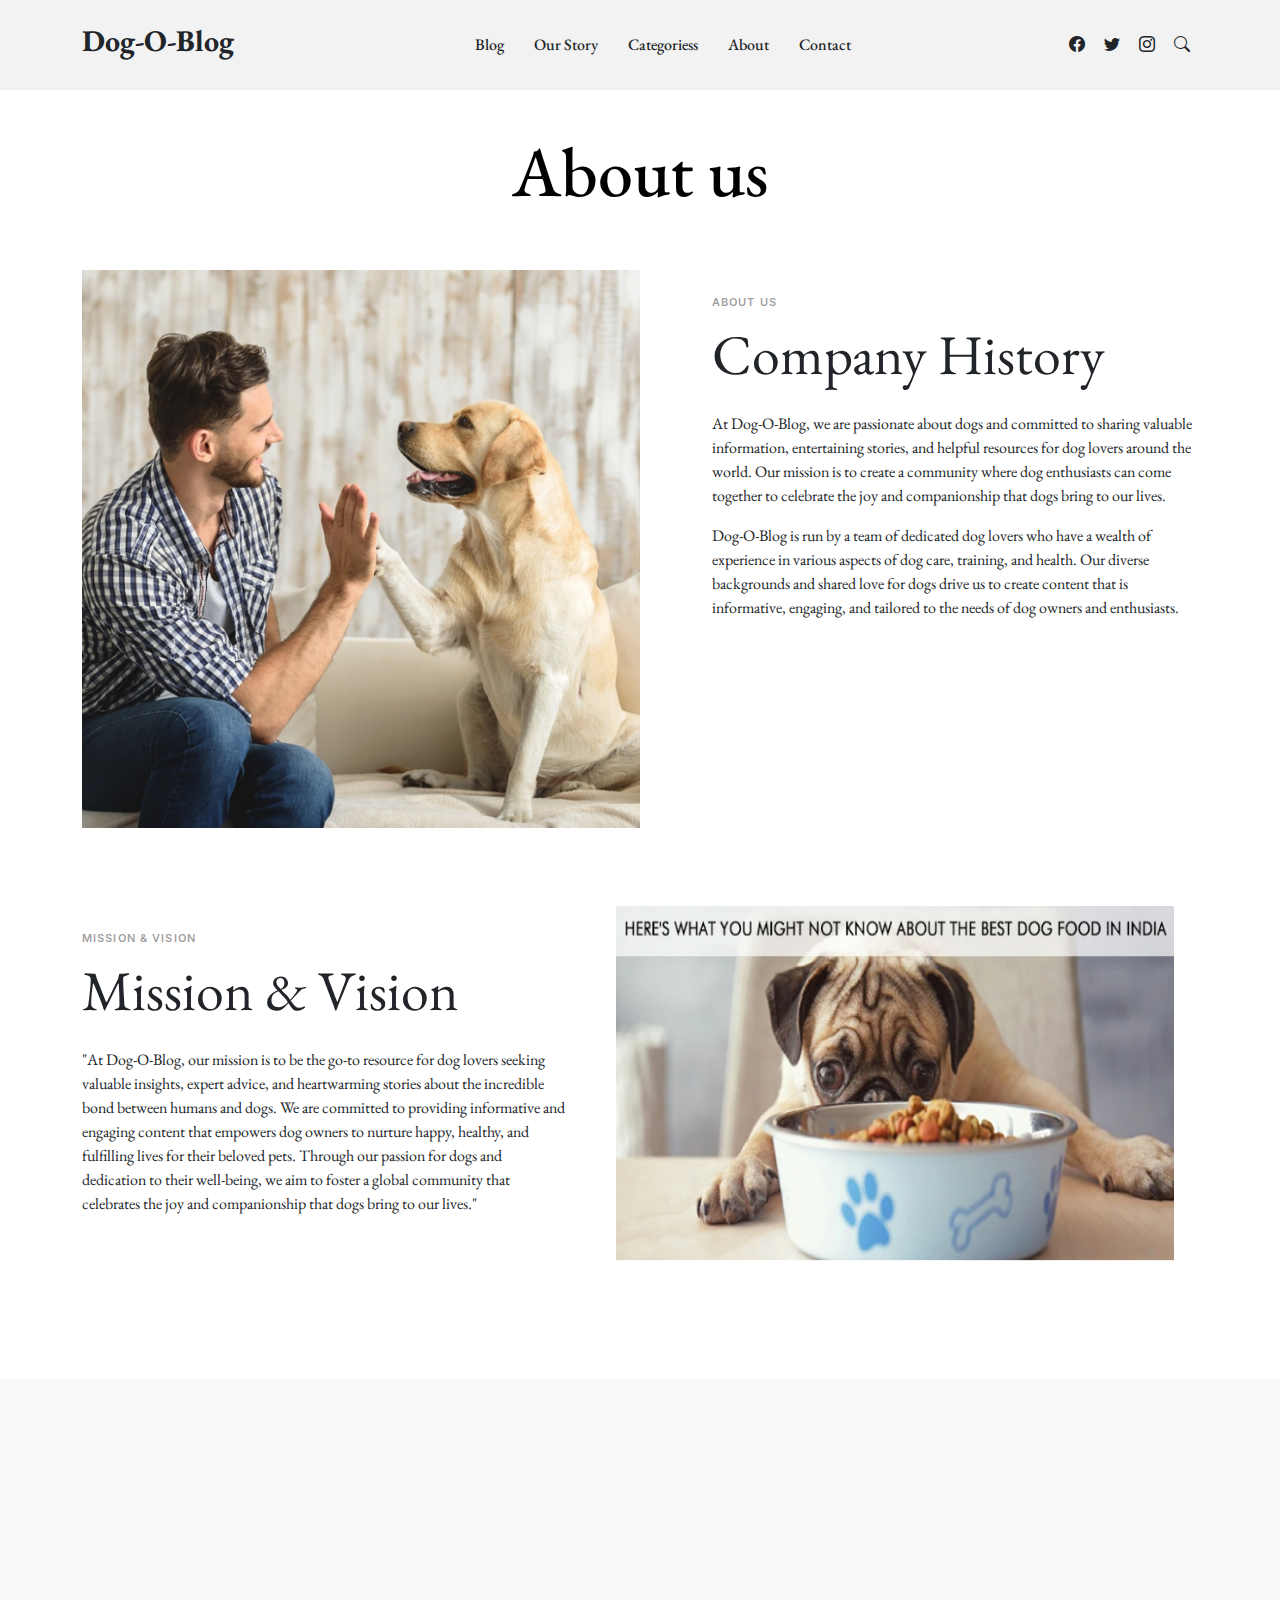
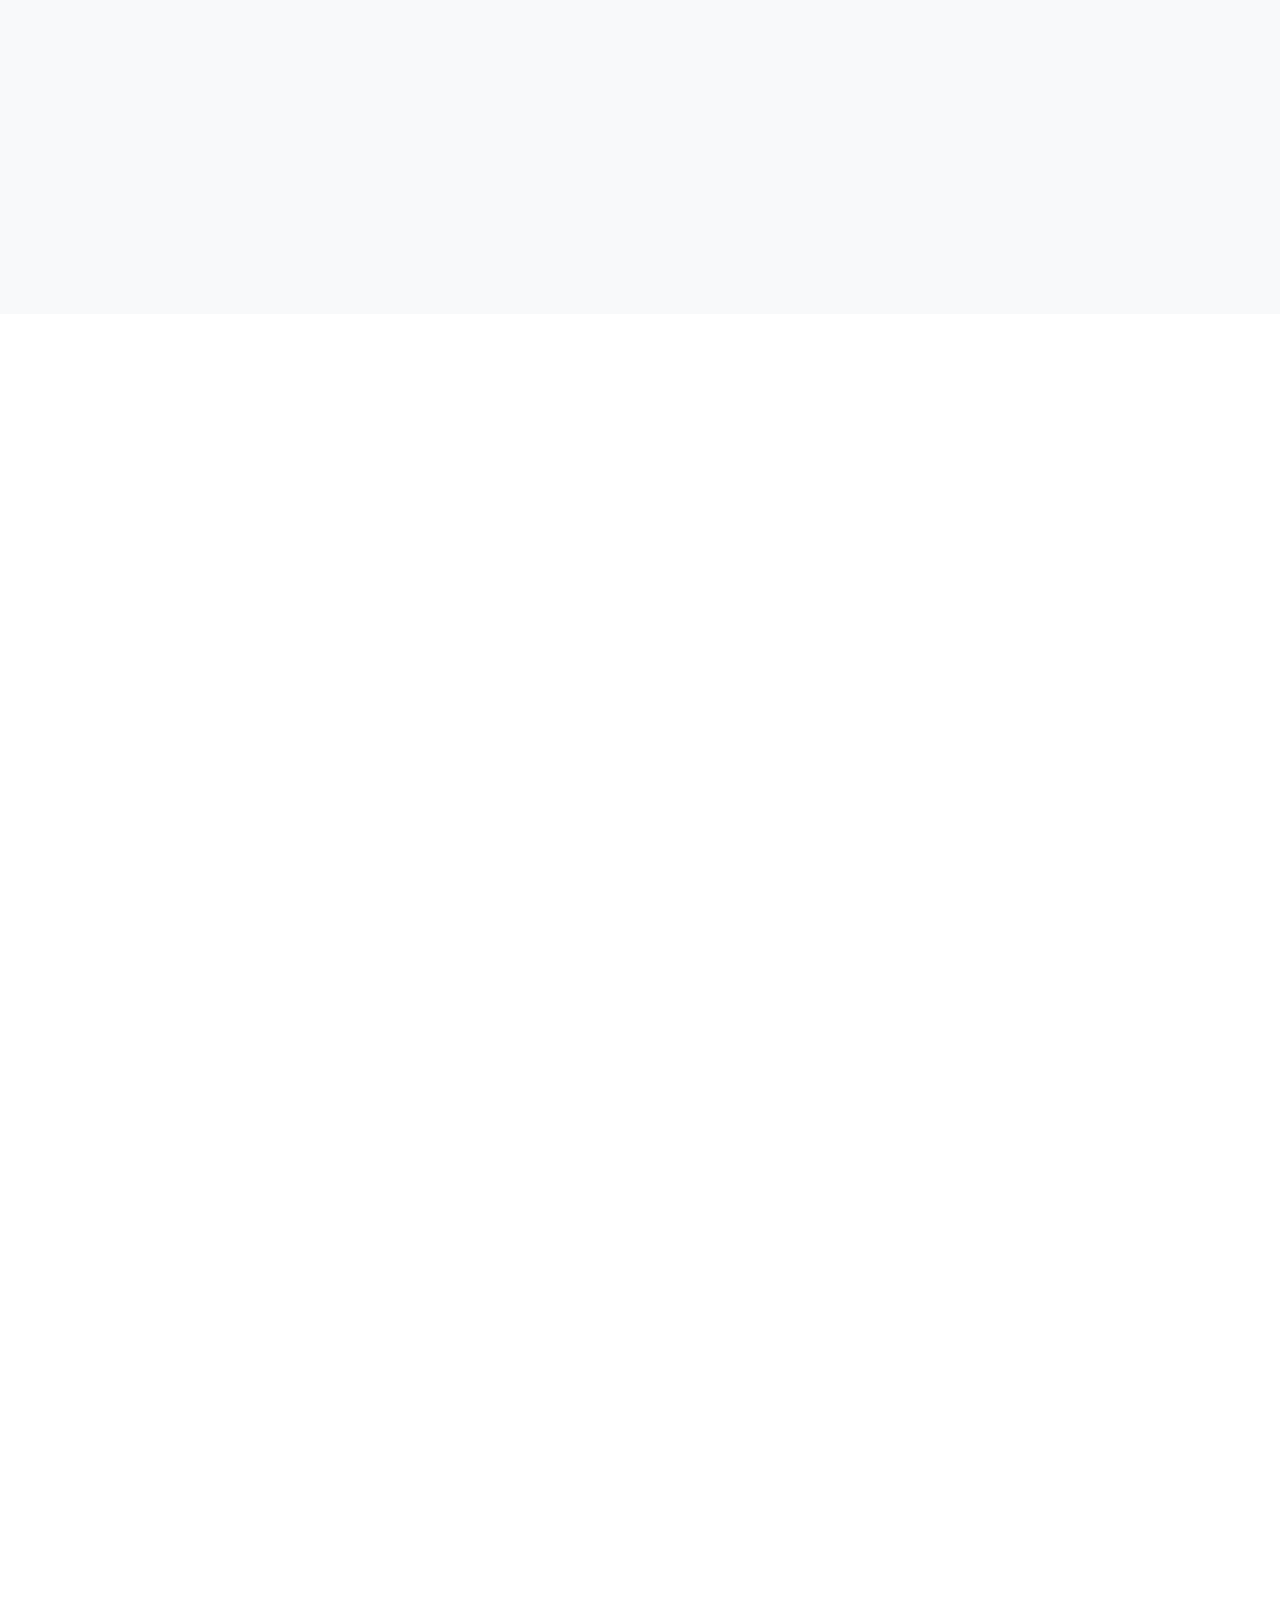
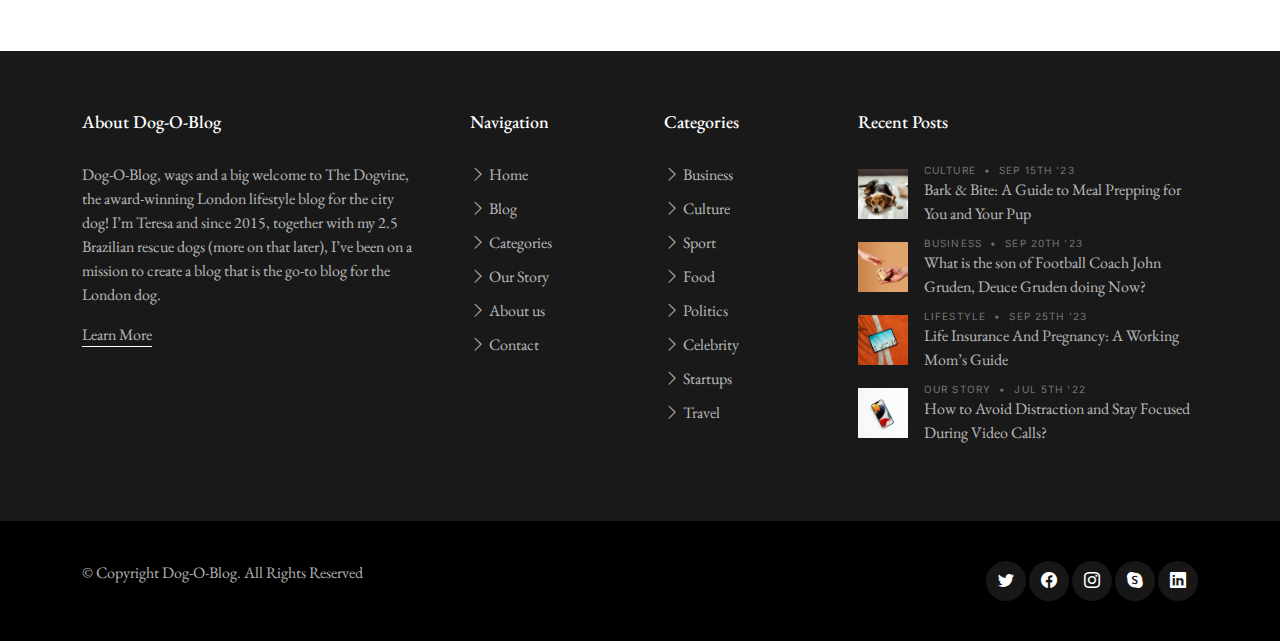
<file: about.html>
<!DOCTYPE html>
<html lang="en">

<head>
  <meta charset="utf-8">
  <meta content="width=device-width, initial-scale=1.0" name="viewport">

  <title>Dog-O-Blog - About</title>
  <meta content="" name="description">
  <meta content="" name="keywords">

  <!-- Favicons -->
  <link href="assets/img/favicon.png" rel="icon">
  <link href="assets/img/apple-touch-icon.png" rel="apple-touch-icon">

  <!-- Google Fonts -->
  <link rel="preconnect" href="https://fonts.googleapis.com">
  <link rel="preconnect" href="https://fonts.gstatic.com" crossorigin>
  <link href="https://fonts.googleapis.com/css2?family=EB+Garamond:wght@400;500&family=Inter:wght@400;500&family=Playfair+Display:ital,wght@0,400;0,700;1,400;1,700&display=swap" rel="stylesheet">

  <!-- Vendor CSS Files -->
  <link href="assets/vendor/bootstrap/css/bootstrap.min.css" rel="stylesheet">
  <link href="assets/vendor/bootstrap-icons/bootstrap-icons.css" rel="stylesheet">
  <link href="assets/vendor/swiper/swiper-bundle.min.css" rel="stylesheet">
  <link href="assets/vendor/glightbox/css/glightbox.min.css" rel="stylesheet">
  <link href="assets/vendor/aos/aos.css" rel="stylesheet">

  <!-- Template Main CSS Files -->
  <link href="assets/css/variables.css" rel="stylesheet">
  <link href="assets/css/main.css" rel="stylesheet">
</head>

<body>

  <!-- ======= Header ======= -->
  <header id="header" class="header d-flex align-items-center fixed-top">
    <div class="container-fluid container-xl d-flex align-items-center justify-content-between">

      <a href="index.html" class="logo d-flex align-items-center">
        <h1>Dog-O-Blog</h1>
      </a>

      <nav id="navbar" class="navbar">
        <ul>
          <li><a href="index.html">Blog</a></li>
          <li><a href="our-story.html">Our Story</a></li>
          <li><a href="category.html">Categoriess</a></li>
          <li><a href="about.html">About</a></li>
          <li><a href="contact.html">Contact</a></li>
        </ul>
      </nav><!-- .navbar -->

      <div class="position-relative">
        <a href="#" class="mx-2"><span class="bi-facebook"></span></a>
        <a href="#" class="mx-2"><span class="bi-twitter"></span></a>
        <a href="#" class="mx-2"><span class="bi-instagram"></span></a>

        <a href="#" class="mx-2 js-search-open"><span class="bi-search"></span></a>
        <i class="bi bi-list mobile-nav-toggle"></i>

        <!-- ======= Search Form ======= -->
        <div class="search-form-wrap js-search-form-wrap">
          <form action="search-result.html" class="search-form">
            <span class="icon bi-search"></span>
            <input type="text" placeholder="Search" class="form-control">
            <button class="btn js-search-close"><span class="bi-x"></span></button>
          </form>
        </div><!-- End Search Form -->

      </div>

    </div>

  </header><!-- End Header -->

  <main id="main">
    <section>
      <div class="container" data-aos="fade-up">
        <div class="row">
          <div class="col-lg-12 text-center mb-5">
            <h1 class="page-title">About us</h1>
          </div>
        </div>

        <div class="row mb-5">

          <div class="d-md-flex post-entry-2 half">
            <a href="#" class="me-4 thumbnail">
              <img src="assets/img/about1.jpg" alt="" class="img-fluid">
            </a>
            <div class="ps-md-5 mt-4 mt-md-0">
              <div class="post-meta mt-4">About us</div>
              <h2 class="mb-4 display-4">Company History</h2>

              <p>At Dog-O-Blog, we are passionate about dogs and committed to sharing valuable information, entertaining stories, and helpful resources for dog lovers around the world. Our mission is to create a community where dog enthusiasts can come together to celebrate the joy and companionship that dogs bring to our lives.</p>
              <p>Dog-O-Blog is run by a team of dedicated dog lovers who have a wealth of experience in various aspects of dog care, training, and health. Our diverse backgrounds and shared love for dogs drive us to create content that is informative, engaging, and tailored to the needs of dog owners and enthusiasts.</p>
            </div>
          </div>

          <div class="d-md-flex post-entry-2 half mt-5">
            <a href="#" class="me-4 thumbnail order-2">
              <img src="assets/img/about2.jpg" alt="" class="img-fluid">
            </a>
            <div class="pe-md-5 mt-4 mt-md-0">
              <div class="post-meta mt-4">Mission &amp; Vision</div>
              <h2 class="mb-4 display-4">Mission &amp; Vision</h2>

              <p>"At Dog-O-Blog, our mission is to be the go-to resource for dog lovers seeking valuable insights, expert advice, and heartwarming stories about the incredible bond between humans and dogs. We are committed to providing informative and engaging content that empowers dog owners to nurture happy, healthy, and fulfilling lives for their beloved pets. Through our passion for dogs and dedication to their well-being, we aim to foster a global community that celebrates the joy and companionship that dogs bring to our lives."</p>
            </div>
          </div>

        </div>

      </div>
    </section>

    <section class="mb-5 bg-light py-5">
      <div class="container" data-aos="fade-up">
        <div class="row justify-content-between align-items-lg-center">
          <div class="col-lg-5 mb-4 mb-lg-0">
            <h2 class="display-4 mb-4">Latest News</h2>
            <p>"Our vision is a world where every dog receives the love, care, and understanding they deserve. At Dog-O-Blog, we aspire to create a platform that not only educates and entertains but also inspires positive change in the way we perceive, care for, and advocate for our canine companions. We envision a community of dog enthusiasts who are well-informed, compassionate, and united in their commitment to enhancing the lives of dogs and the people who love them.</p> <p>Through our efforts, we strive to contribute to a future where the bond between humans and dogs is strengthened, and every wagging tail is a testament to the shared joy of companionship."</p>
            <p><a href="#" class="more">View All Blog Posts</a></p>
          </div>
          <div class="col-lg-6">
            <div class="row">
              <div class="col-6">
                <img src="assets/img/about3.jpg" alt="" class="img-fluid mb-4">
              </div>
              <div class="col-6 mt-4">
                <img src="assets/img/about4.jpg" alt="" class="img-fluid mb-4">
              </div>
            </div>
          </div>
        </div>
      </div>
    </section>

    <section>
      <div class="container" data-aos="fade-up">
        <div class="row">
          <div class="col-12 text-center mb-5">
            <div class="row justify-content-center">
              <div class="col-lg-6">
                <h2 class="display-4">Our Team</h2>
                <p>Our team is a dynamic and collaborative group of individuals united by a shared passion for excellence and a commitment to achieving collective goals. Comprising diverse talents, skills, and backgrounds, our team thrives on the strength of its members' unique perspectives and experiences. </p>
              </div>
            </div>
          </div>
          <div class="col-lg-4 text-center mb-5">
            <img src="assets/img/person-1.jpg" alt="" class="img-fluid rounded-circle w-50 mb-4">
            <h4>Brian Dragoo</h4>
            <span class="d-block mb-3 text-uppercase">Founder &amp; CEO</span>
            <p>Lorem ipsum dolor sit amet, consectetur adipisicing elit. Facilis, perspiciatis repellat maxime, adipisci non ipsam at itaque rerum vitae, necessitatibus nulla animi expedita cumque provident inventore? Voluptatum in tempora earum deleniti, culpa odit veniam, ea reiciendis sunt ullam temporibus aut!</p>
          </div>
          <div class="col-lg-4 text-center mb-5">
            <img src="assets/img/person-2.jpg" alt="" class="img-fluid rounded-circle w-50 mb-4">
            <h4>Karina Valencia</h4>
            <span class="d-block mb-3 text-uppercase">Founder, VP</span>
            <p>Lorem ipsum dolor sit amet, consectetur adipisicing elit. Facilis, perspiciatis repellat maxime, adipisci non ipsam at itaque rerum vitae, necessitatibus nulla animi expedita cumque provident inventore? Voluptatum in tempora earum deleniti, culpa odit veniam, ea reiciendis sunt ullam temporibus aut!</p>
          </div>
          <div class="col-lg-4 text-center mb-5">
            <img src="assets/img/person-3.jpg" alt="" class="img-fluid rounded-circle w-50 mb-4">
            <h4>Brittany Brown</h4>
            <span class="d-block mb-3 text-uppercase">Editor Staff</span>
            <p>Lorem ipsum dolor sit amet, consectetur adipisicing elit. Facilis, perspiciatis repellat maxime, adipisci non ipsam at itaque rerum vitae, necessitatibus nulla animi expedita cumque provident inventore? Voluptatum in tempora earum deleniti, culpa odit veniam, ea reiciendis sunt ullam temporibus aut!</p>
          </div>
          <div class="col-lg-4 text-center mb-5">
            <img src="assets/img/person-4.jpg" alt="" class="img-fluid rounded-circle w-50 mb-4">
            <h4>Jennifer Costello</h4>
            <span class="d-block mb-3 text-uppercase">Editor Staff</span>
            <p>Lorem ipsum dolor sit amet, consectetur adipisicing elit. Facilis, perspiciatis repellat maxime, adipisci non ipsam at itaque rerum vitae, necessitatibus nulla animi expedita cumque provident inventore? Voluptatum in tempora earum deleniti, culpa odit veniam, ea reiciendis sunt ullam temporibus aut!</p>
          </div>
          <div class="col-lg-4 text-center mb-5">
            <img src="assets/img/person-5.jpg" alt="" class="img-fluid rounded-circle w-50 mb-4">
            <h4>Ashli Ferguson</h4>
            <span class="d-block mb-3 text-uppercase">Editor Staff</span>
            <p>Lorem ipsum dolor sit amet, consectetur adipisicing elit. Facilis, perspiciatis repellat maxime, adipisci non ipsam at itaque rerum vitae, necessitatibus nulla animi expedita cumque provident inventore? Voluptatum in tempora earum deleniti, culpa odit veniam, ea reiciendis sunt ullam temporibus aut!</p>
          </div>
          <div class="col-lg-4 text-center mb-5">
            <img src="assets/img/person-6.jpg" alt="" class="img-fluid rounded-circle w-50 mb-4">
            <h4>Amadeus Nunez</h4>
            <span class="d-block mb-3 text-uppercase">Editor Staff</span>
            <p>Lorem ipsum dolor sit amet, consectetur adipisicing elit. Facilis, perspiciatis repellat maxime, adipisci non ipsam at itaque rerum vitae, necessitatibus nulla animi expedita cumque provident inventore? Voluptatum in tempora earum deleniti, culpa odit veniam, ea reiciendis sunt ullam temporibus aut!</p>
          </div>
        </div>
      </div>
    </section>

  </main><!-- End #main -->

  <!-- ======= Footer ======= -->
  <footer id="footer" class="footer">

    <div class="footer-content">
      <div class="container">

        <div class="row g-5">
          <div class="col-lg-4">
            <h3 class="footer-heading">About Dog-O-Blog</h3>
            <p>Dog-O-Blog, wags and a big welcome to The Dogvine, the award-winning London lifestyle blog for the city dog! I’m Teresa and since 2015, together with my 2.5 Brazilian rescue dogs (more on that later), I’ve been on a mission to create a blog that is the go-to blog for the London dog.</p>
            <p><a href="about.html" class="footer-link-more">Learn More</a></p>
          </div>
          <div class="col-6 col-lg-2">
            <h3 class="footer-heading">Navigation</h3>
            <ul class="footer-links list-unstyled">
              <li><a href="index.html"><i class="bi bi-chevron-right"></i> Home</a></li>
              <li><a href="index.html"><i class="bi bi-chevron-right"></i> Blog</a></li>
              <li><a href="category.html"><i class="bi bi-chevron-right"></i> Categories</a></li>
              <li><a href="our-story.html"><i class="bi bi-chevron-right"></i> Our Story</a></li>
              <li><a href="about.html"><i class="bi bi-chevron-right"></i> About us</a></li>
              <li><a href="contact.html"><i class="bi bi-chevron-right"></i> Contact</a></li>
            </ul>
          </div>
          <div class="col-6 col-lg-2">
            <h3 class="footer-heading">Categories</h3>
            <ul class="footer-links list-unstyled">
              <li><a href="category.html"><i class="bi bi-chevron-right"></i> Business</a></li>
              <li><a href="category.html"><i class="bi bi-chevron-right"></i> Culture</a></li>
              <li><a href="category.html"><i class="bi bi-chevron-right"></i> Sport</a></li>
              <li><a href="category.html"><i class="bi bi-chevron-right"></i> Food</a></li>
              <li><a href="category.html"><i class="bi bi-chevron-right"></i> Politics</a></li>
              <li><a href="category.html"><i class="bi bi-chevron-right"></i> Celebrity</a></li>
              <li><a href="category.html"><i class="bi bi-chevron-right"></i> Startups</a></li>
              <li><a href="category.html"><i class="bi bi-chevron-right"></i> Travel</a></li>

            </ul>
          </div>

          <div class="col-lg-4">
            <h3 class="footer-heading">Recent Posts</h3>

            <ul class="footer-links footer-blog-entry list-unstyled">
              <li>
                <a href="our-story.html" class="d-flex align-items-center">
                  <img src="assets/img/post-sq-1.jpg" alt="" class="img-fluid me-3">
                  <div>
                    <div class="post-meta d-block"><span class="date">Culture</span> <span class="mx-1">&bullet;</span> <span>Sep 15th '23</span></div>
                    <span>Bark & Bite: A Guide to Meal Prepping for You and Your Pup</span>
                  </div>
                </a>
              </li>

              <li>
                <a href="our-story.html" class="d-flex align-items-center">
                  <img src="assets/img/post-sq-2.jpg" alt="" class="img-fluid me-3">
                  <div>
                    <div class="post-meta d-block"><span class="date">Business</span> <span class="mx-1">&bullet;</span> <span>Sep 20th '23</span></div>
                    <span>What is the son of Football Coach John Gruden, Deuce Gruden doing Now?</span>
                  </div>
                </a>
              </li>

              <li>
                <a href="our-story.html" class="d-flex align-items-center">
                  <img src="assets/img/post-sq-3.jpg" alt="" class="img-fluid me-3">
                  <div>
                    <div class="post-meta d-block"><span class="date">Lifestyle</span> <span class="mx-1">&bullet;</span> <span>Sep 25th '23</span></div>
                    <span>Life Insurance And Pregnancy: A Working Mom’s Guide</span>
                  </div>
                </a>
              </li>

              <li>
                <a href="our-story.html" class="d-flex align-items-center">
                  <img src="assets/img/post-sq-4.jpg" alt="" class="img-fluid me-3">
                  <div>
                    <div class="post-meta d-block"><span class="date">Our Story</span> <span class="mx-1">&bullet;</span> <span>Jul 5th '22</span></div>
                    <span>How to Avoid Distraction and Stay Focused During Video Calls?</span>
                  </div>
                </a>
              </li>

            </ul>

          </div>
        </div>
      </div>
    </div>

    <div class="footer-legal">
      <div class="container">

        <div class="row justify-content-between">
          <div class="col-md-6 text-center text-md-start mb-3 mb-md-0">
            <div class="copyright">
              © Copyright <strong><span>Dog-O-Blog</span></strong>. All Rights Reserved
            </div>

          </div>

          <div class="col-md-6">
            <div class="social-links mb-3 mb-lg-0 text-center text-md-end">
              <a href="#" class="twitter"><i class="bi bi-twitter"></i></a>
              <a href="#" class="facebook"><i class="bi bi-facebook"></i></a>
              <a href="#" class="instagram"><i class="bi bi-instagram"></i></a>
              <a href="#" class="google-plus"><i class="bi bi-skype"></i></a>
              <a href="#" class="linkedin"><i class="bi bi-linkedin"></i></a>
            </div>

          </div>

        </div>

      </div>
    </div>

  </footer>

  <a href="#" class="scroll-top d-flex align-items-center justify-content-center"><i class="bi bi-arrow-up-short"></i></a>

  <!-- Vendor JS Files -->
  <script src="assets/vendor/bootstrap/js/bootstrap.bundle.min.js"></script>
  <script src="assets/vendor/swiper/swiper-bundle.min.js"></script>
  <script src="assets/vendor/glightbox/js/glightbox.min.js"></script>
  <script src="assets/vendor/aos/aos.js"></script>
  <script src="assets/vendor/php-email-form/validate.js"></script>

  <!-- Template Main JS File -->
  <script src="assets/js/main.js"></script>

</body>

</html>
</file>
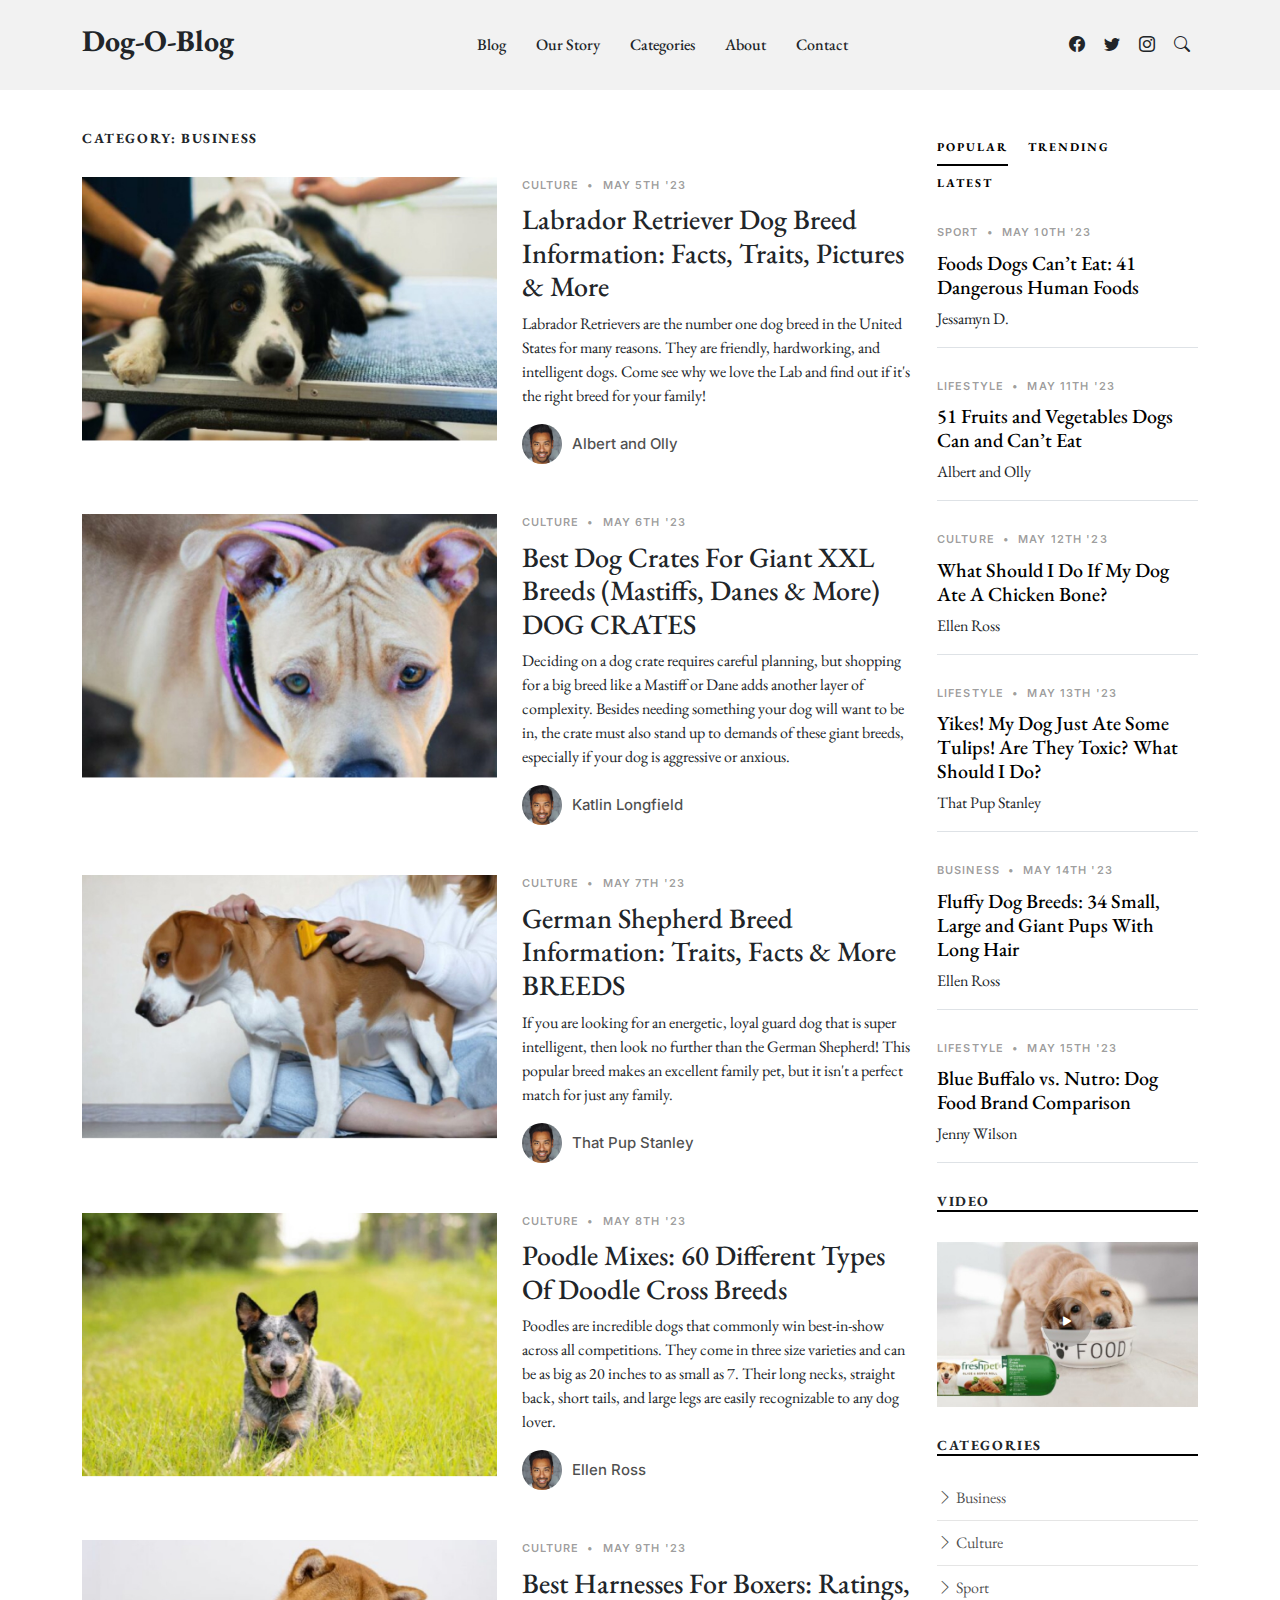
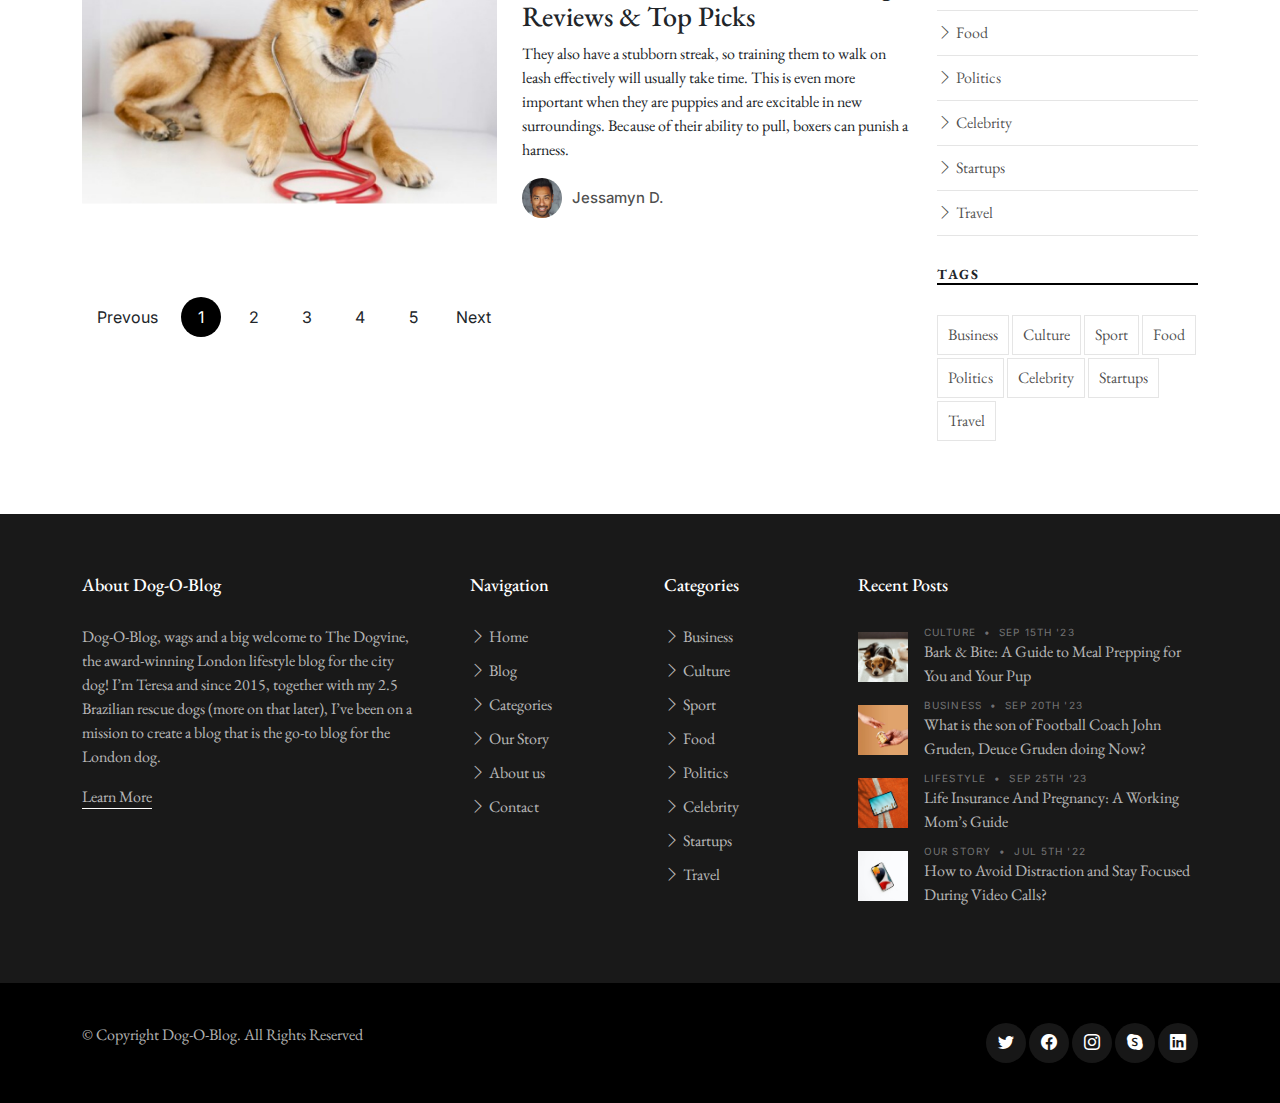
<file: category.html>
<!DOCTYPE html>
<html lang="en">

<head>
  <meta charset="utf-8">
  <meta content="width=device-width, initial-scale=1.0" name="viewport">

  <title>Dog-O-Blog - Category</title>
  <meta content="" name="description">
  <meta content="" name="keywords">

  <!-- Favicons -->
  <link href="assets/img/favicon.png" rel="icon">
  <link href="assets/img/apple-touch-icon.png" rel="apple-touch-icon">

  <!-- Google Fonts -->
  <link rel="preconnect" href="https://fonts.googleapis.com">
  <link rel="preconnect" href="https://fonts.gstatic.com" crossorigin>
  <link href="https://fonts.googleapis.com/css2?family=EB+Garamond:wght@400;500&family=Inter:wght@400;500&family=Playfair+Display:ital,wght@0,400;0,700;1,400;1,700&display=swap" rel="stylesheet">

  <!-- Vendor CSS Files -->
  <link href="assets/vendor/bootstrap/css/bootstrap.min.css" rel="stylesheet">
  <link href="assets/vendor/bootstrap-icons/bootstrap-icons.css" rel="stylesheet">
  <link href="assets/vendor/swiper/swiper-bundle.min.css" rel="stylesheet">
  <link href="assets/vendor/glightbox/css/glightbox.min.css" rel="stylesheet">
  <link href="assets/vendor/aos/aos.css" rel="stylesheet">

  <!-- Template Main CSS Files -->
  <link href="assets/css/variables.css" rel="stylesheet">
  <link href="assets/css/main.css" rel="stylesheet">
</head>

<body>

  <!-- ======= Header ======= -->
  <header id="header" class="header d-flex align-items-center fixed-top">
    <div class="container-fluid container-xl d-flex align-items-center justify-content-between">

      <a href="index.html" class="logo d-flex align-items-center">
        <h1>Dog-O-Blog</h1>
      </a>

      <nav id="navbar" class="navbar">
        <ul>
          <li><a href="index.html">Blog</a></li>
          <li><a href="our-story.html">Our Story</a></li>
          <li><a href="category.html">Categories</a></li>
          <li><a href="about.html">About</a></li>
          <li><a href="contact.html">Contact</a></li>
        </ul>
      </nav><!-- .navbar -->

      <div class="position-relative">
        <a href="#" class="mx-2"><span class="bi-facebook"></span></a>
        <a href="#" class="mx-2"><span class="bi-twitter"></span></a>
        <a href="#" class="mx-2"><span class="bi-instagram"></span></a>

        <a href="#" class="mx-2 js-search-open"><span class="bi-search"></span></a>
        <i class="bi bi-list mobile-nav-toggle"></i>

        <!-- ======= Search Form ======= -->
        <div class="search-form-wrap js-search-form-wrap">
          <form action="search-result.html" class="search-form">
            <span class="icon bi-search"></span>
            <input type="text" placeholder="Search" class="form-control">
            <button class="btn js-search-close"><span class="bi-x"></span></button>
          </form>
        </div><!-- End Search Form -->

      </div>

    </div>

  </header><!-- End Header -->

  <main id="main">
    <section>
      <div class="container">
        <div class="row">

          <div class="col-md-9" data-aos="fade-up">
            <h3 class="category-title">Category: Business</h3>

            <div class="d-md-flex post-entry-2 half">
              <a href="our-story.html" class="me-4 thumbnail">
                <img src="assets/img/category1.jpg" alt="" class="img-fluid">
              </a>
              <div>
                <div class="post-meta"><span class="date">Culture</span> <span class="mx-1">&bullet;</span> <span>May 5th '23</span></div>
                <h3><a href="our-story.html">Labrador Retriever Dog Breed Information: Facts, Traits, Pictures & More</a></h3>
                <p>Labrador Retrievers are the number one dog breed in the United States for many reasons. They are friendly, hardworking, and intelligent dogs. Come see why we love the Lab and find out if it's the right breed for your family!</p>
                <div class="d-flex align-items-center author">
                  <div class="photo"><img src="assets/img/person-2.jpg" alt="" class="img-fluid"></div>
                  <div class="name">
                    <h3 class="m-0 p-0">Albert and Olly</h3>
                  </div>
                </div>
              </div>
            </div>

            <div class="d-md-flex post-entry-2 half">
              <a href="our-story.html" class="me-4 thumbnail">
                <img src="assets/img/category2.jpg" alt="" class="img-fluid">
              </a>
              <div>
                <div class="post-meta"><span class="date">Culture</span> <span class="mx-1">&bullet;</span> <span>May 6th '23</span></div>
                <h3><a href="our-story.html">Best Dog Crates For Giant XXL Breeds (Mastiffs, Danes & More)
                  DOG CRATES</a></h3>
                <p>Deciding on a dog crate requires careful planning, but shopping for a big breed like a Mastiff or Dane adds another layer of complexity. Besides needing something your dog will want to be in, the crate must also stand up to demands of these giant breeds, especially if your dog is aggressive or anxious.</p>
                <div class="d-flex align-items-center author">
                  <div class="photo"><img src="assets/img/person-2.jpg" alt="" class="img-fluid"></div>
                  <div class="name">
                    <h3 class="m-0 p-0">Katlin Longfield</h3>
                  </div>
                </div>
              </div>
            </div>

            <div class="d-md-flex post-entry-2 half">
              <a href="our-story.html" class="me-4 thumbnail">
                <img src="assets/img/category3.jpg" alt="" class="img-fluid">
              </a>
              <div>
                <div class="post-meta"><span class="date">Culture</span> <span class="mx-1">&bullet;</span> <span>May 7th '23</span></div>
                <h3><a href="our-story.html">German Shepherd Breed Information: Traits, Facts & More BREEDS</a></h3>
                <p>If you are looking for an energetic, loyal guard dog that is super intelligent, then look no further than the German Shepherd! This popular breed makes an excellent family pet, but it isn't a perfect match for just any family. </p>
                <div class="d-flex align-items-center author">
                  <div class="photo"><img src="assets/img/person-2.jpg" alt="" class="img-fluid"></div>
                  <div class="name">
                    <h3 class="m-0 p-0">That Pup Stanley</h3>
                  </div>
                </div>
              </div>
            </div>

            <div class="d-md-flex post-entry-2 half">
              <a href="our-story.html" class="me-4 thumbnail">
                <img src="assets/img/category4.jpg" alt="" class="img-fluid">
              </a>
              <div>
                <div class="post-meta"><span class="date">Culture</span> <span class="mx-1">&bullet;</span> <span>May 8th '23</span></div>
                <h3><a href="our-story.html">Poodle Mixes: 60 Different Types Of Doodle Cross Breeds</a></h3>
                <p>Poodles are incredible dogs that commonly win best-in-show across all competitions. They come in three size varieties and can be as big as 20 inches to as small as 7. Their long necks, straight back, short tails, and large legs are easily recognizable to any dog lover.</p>
                <div class="d-flex align-items-center author">
                  <div class="photo"><img src="assets/img/person-2.jpg" alt="" class="img-fluid"></div>
                  <div class="name">
                    <h3 class="m-0 p-0">Ellen Ross</h3>
                  </div>
                </div>
              </div>
            </div>

            <div class="d-md-flex post-entry-2 half">
              <a href="our-story.html" class="me-4 thumbnail">
                <img src="assets/img/category5.jpg" alt="" class="img-fluid">
              </a>
              <div>
                <div class="post-meta"><span class="date">Culture</span> <span class="mx-1">&bullet;</span> <span>May 9th '23</span></div>
                <h3><a href="our-story.html">Best Harnesses For Boxers: Ratings, Reviews & Top Picks</a></h3>
                <p>They also have a stubborn streak, so training them to walk on leash effectively will usually take time. This is even more important when they are puppies and are excitable in new surroundings. Because of their ability to pull, boxers can punish a harness.</p>
                <div class="d-flex align-items-center author">
                  <div class="photo"><img src="assets/img/person-2.jpg" alt="" class="img-fluid"></div>
                  <div class="name">
                    <h3 class="m-0 p-0">Jessamyn D.</h3>
                  </div>
                </div>
              </div>
            </div>

            <div class="text-start py-4">
              <div class="custom-pagination">
                <a href="#" class="prev">Prevous</a>
                <a href="#" class="active">1</a>
                <a href="#">2</a>
                <a href="#">3</a>
                <a href="#">4</a>
                <a href="#">5</a>
                <a href="#" class="next">Next</a>
              </div>
            </div>
          </div>

          <div class="col-md-3">
            <!-- ======= Sidebar ======= -->
            <div class="aside-block">

              <ul class="nav nav-pills custom-tab-nav mb-4" id="pills-tab" role="tablist">
                <li class="nav-item" role="presentation">
                  <button class="nav-link active" id="pills-popular-tab" data-bs-toggle="pill" data-bs-target="#pills-popular" type="button" role="tab" aria-controls="pills-popular" aria-selected="true">Popular</button>
                </li>
                <li class="nav-item" role="presentation">
                  <button class="nav-link" id="pills-trending-tab" data-bs-toggle="pill" data-bs-target="#pills-trending" type="button" role="tab" aria-controls="pills-trending" aria-selected="false">Trending</button>
                </li>
                <li class="nav-item" role="presentation">
                  <button class="nav-link" id="pills-latest-tab" data-bs-toggle="pill" data-bs-target="#pills-latest" type="button" role="tab" aria-controls="pills-latest" aria-selected="false">Latest</button>
                </li>
              </ul>

              <div class="tab-content" id="pills-tabContent">

                <!-- Popular -->
                <div class="tab-pane fade show active" id="pills-popular" role="tabpanel" aria-labelledby="pills-popular-tab">
                  <div class="post-entry-1 border-bottom">
                    <div class="post-meta"><span class="date">Sport</span> <span class="mx-1">&bullet;</span> <span>May 10th '23</span></div>
                    <h2 class="mb-2"><a href="#">Foods Dogs Can’t Eat: 41 Dangerous Human Foods</a></h2>
                    <span class="author mb-3 d-block">Jessamyn D.</span>
                  </div>

                  <div class="post-entry-1 border-bottom">
                    <div class="post-meta"><span class="date">Lifestyle</span> <span class="mx-1">&bullet;</span> <span>May 11th '23</span></div>
                    <h2 class="mb-2"><a href="#">51 Fruits and Vegetables Dogs Can and Can’t Eat</a></h2>
                    <span class="author mb-3 d-block">Albert and Olly</span>
                  </div>

                  <div class="post-entry-1 border-bottom">
                    <div class="post-meta"><span class="date">Culture</span> <span class="mx-1">&bullet;</span> <span>May 12th '23</span></div>
                    <h2 class="mb-2"><a href="#">What Should I Do If My Dog Ate A Chicken Bone?</a></h2>
                    <span class="author mb-3 d-block">Ellen Ross</span>
                  </div>

                  <div class="post-entry-1 border-bottom">
                    <div class="post-meta"><span class="date">Lifestyle</span> <span class="mx-1">&bullet;</span> <span>May 13th '23</span></div>
                    <h2 class="mb-2"><a href="#">Yikes! My Dog Just Ate Some Tulips! Are They Toxic? What Should I Do?</a></h2>
                    <span class="author mb-3 d-block">That Pup Stanley</span>
                  </div>

                  <div class="post-entry-1 border-bottom">
                    <div class="post-meta"><span class="date">Business</span> <span class="mx-1">&bullet;</span> <span>May 14th '23</span></div>
                    <h2 class="mb-2"><a href="#">Fluffy Dog Breeds: 34 Small, Large and Giant Pups With Long Hair</a></h2>
                    <span class="author mb-3 d-block">Ellen Ross</span>
                  </div>

                  <div class="post-entry-1 border-bottom">
                    <div class="post-meta"><span class="date">Lifestyle</span> <span class="mx-1">&bullet;</span> <span>May 15th '23</span></div>
                    <h2 class="mb-2"><a href="#">Blue Buffalo vs. Nutro: Dog Food Brand Comparison</a></h2>
                    <span class="author mb-3 d-block">Jenny Wilson</span>
                  </div>
                </div> <!-- End Popular -->

                <!-- Trending -->
                <div class="tab-pane fade" id="pills-trending" role="tabpanel" aria-labelledby="pills-trending-tab">
                  <div class="post-entry-1 border-bottom">
                    <div class="post-meta"><span class="date">Lifestyle</span> <span class="mx-1">&bullet;</span> <span>May 16th '23</span></div>
                    <h2 class="mb-2"><a href="#">Foods Dogs Can’t Eat: 41 Dangerous Human Foods</a></h2>
                    <span class="author mb-3 d-block">Ellen Ross</span>
                  </div>

                  <div class="post-entry-1 border-bottom">
                    <div class="post-meta"><span class="date">Culture</span> <span class="mx-1">&bullet;</span> <span>May 17th '23</span></div>
                    <h2 class="mb-2"><a href="#">Best Dog Foods For German Shepherds: Puppies, Adults & Seniors</a></h2>
                    <span class="author mb-3 d-block">That Pup Stanley</span>
                  </div>

                  <div class="post-entry-1 border-bottom">
                    <div class="post-meta"><span class="date">Lifestyle</span> <span class="mx-1">&bullet;</span> <span>May 18th '23</span></div>
                    <h2 class="mb-2"><a href="#">Do Dogs Know When You Are Sad?</a></h2>
                    <span class="author mb-3 d-block">Viper and Ninja</span>
                  </div>

                  <div class="post-entry-1 border-bottom">
                    <div class="post-meta"><span class="date">Sport</span> <span class="mx-1">&bullet;</span> <span>May 19th '23</span></div>
                    <h2 class="mb-2"><a href="#">Shar-Pei Pitbull Mix Breed Information: Facts, Traits, Pictures & More</a></h2>
                    <span class="author mb-3 d-block">That Pup Stanley</span>
                  </div>
                  <div class="post-entry-1 border-bottom">
                    <div class="post-meta"><span class="date">Business</span> <span class="mx-1">&bullet;</span> <span>May 20th '23</span></div>
                    <h2 class="mb-2"><a href="#">Rottweiler Lifespan: How Long Do Rottweilers Live?</a></h2>
                    <span class="author mb-3 d-block">Ellen Ross</span>
                  </div>

                  <div class="post-entry-1 border-bottom">
                    <div class="post-meta"><span class="date">Lifestyle</span> <span class="mx-1">&bullet;</span> <span>May 21st '23</span></div>
                    <h2 class="mb-2"><a href="#">Yorkie Lifespan: How Long Do Yorkies Live?</a></h2>
                    <span class="author mb-3 d-block">That Pup Stanley</span>
                  </div>
                </div> <!-- End Trending -->

                <!-- Latest -->
                <div class="tab-pane fade" id="pills-latest" role="tabpanel" aria-labelledby="pills-latest-tab">
                  <div class="post-entry-1 border-bottom">
                    <div class="post-meta"><span class="date">Lifestyle</span> <span class="mx-1">&bullet;</span> <span>May 22nd '23</span></div>
                    <h2 class="mb-2"><a href="#">Shih Tzu Pomeranian Mix Breed Information: Shiranian Facts, Traits, Pictures & More</a></h2>
                    <span class="author mb-3 d-block">Hailey Hutton</span>
                  </div>

                  <div class="post-entry-1 border-bottom">
                    <div class="post-meta"><span class="date">Business</span> <span class="mx-1">&bullet;</span> <span>Jul 5th '22</span></div>
                    <h2 class="mb-2"><a href="#">Border Collie Lifespan: How Long Do Border Collies Live?</a></h2>
                    <span class="author mb-3 d-block">Ellen Ross</span>
                  </div>

                  <div class="post-entry-1 border-bottom">
                    <div class="post-meta"><span class="date">Lifestyle</span> <span class="mx-1">&bullet;</span> <span>Jul 5th '22</span></div>
                    <h2 class="mb-2"><a href="#">German Shepherd Breed Information: Traits, Facts & More BREEDS</a></h2>
                    <span class="author mb-3 d-block">Katlin Longfield</span>
                  </div>

                  <div class="post-entry-1 border-bottom">
                    <div class="post-meta"><span class="date">Sport</span> <span class="mx-1">&bullet;</span> <span>Jul 5th '22</span></div>
                    <h2 class="mb-2"><a href="#">Best Dog Foods For Labs: Puppies, Adults & Seniors</a></h2>
                    <span class="author mb-3 d-block">Anais F.</span>
                  </div>

                  <div class="post-entry-1 border-bottom">
                    <div class="post-meta"><span class="date">Lifestyle</span> <span class="mx-1">&bullet;</span> <span>Jul 5th '22</span></div>
                    <h2 class="mb-2"><a href="#">Boxer Breed Information: Traits, Facts, Colors & More</a></h2>
                    <span class="author mb-3 d-block">Tika the Iggy</span>
                  </div>

                  <div class="post-entry-1 border-bottom">
                    <div class="post-meta"><span class="date">Culture</span> <span class="mx-1">&bullet;</span> <span>Jul 5th '22</span></div>
                    <h2 class="mb-2"><a href="#">27 Dog Tricks You Can Teach Your Pup Right Now</a></h2>
                    <span class="author mb-3 d-block">Ellen Ross</span>
                  </div>

                </div> <!-- End Latest -->

              </div>
            </div>

            <div class="aside-block">
              <h3 class="aside-title">Video</h3>
              <div class="video-post">
                <a href="https://www.youtube.com/watch?v=AiFfDjmd0jU" class="glightbox link-video">
                  <span class="bi-play-fill"></span>
                  <img src="assets/img/category6.jpg" alt="" class="img-fluid">
                </a>
              </div>
            </div><!-- End Video -->

            <div class="aside-block">
              <h3 class="aside-title">Categories</h3>
              <ul class="aside-links list-unstyled">
                <li><a href="category.html"><i class="bi bi-chevron-right"></i> Business</a></li>
                <li><a href="category.html"><i class="bi bi-chevron-right"></i> Culture</a></li>
                <li><a href="category.html"><i class="bi bi-chevron-right"></i> Sport</a></li>
                <li><a href="category.html"><i class="bi bi-chevron-right"></i> Food</a></li>
                <li><a href="category.html"><i class="bi bi-chevron-right"></i> Politics</a></li>
                <li><a href="category.html"><i class="bi bi-chevron-right"></i> Celebrity</a></li>
                <li><a href="category.html"><i class="bi bi-chevron-right"></i> Startups</a></li>
                <li><a href="category.html"><i class="bi bi-chevron-right"></i> Travel</a></li>
              </ul>
            </div><!-- End Categories -->

            <div class="aside-block">
              <h3 class="aside-title">Tags</h3>
              <ul class="aside-tags list-unstyled">
                <li><a href="category.html">Business</a></li>
                <li><a href="category.html">Culture</a></li>
                <li><a href="category.html">Sport</a></li>
                <li><a href="category.html">Food</a></li>
                <li><a href="category.html">Politics</a></li>
                <li><a href="category.html">Celebrity</a></li>
                <li><a href="category.html">Startups</a></li>
                <li><a href="category.html">Travel</a></li>
              </ul>
            </div><!-- End Tags -->

          </div>

        </div>
      </div>
    </section>
  </main><!-- End #main -->

  <!-- ======= Footer ======= -->
  <footer id="footer" class="footer">

    <div class="footer-content">
      <div class="container">

        <div class="row g-5">
          <div class="col-lg-4">
            <h3 class="footer-heading">About Dog-O-Blog</h3>
            <p>Dog-O-Blog, wags and a big welcome to The Dogvine, the award-winning London lifestyle blog for the city dog! I’m Teresa and since 2015, together with my 2.5 Brazilian rescue dogs (more on that later), I’ve been on a mission to create a blog that is the go-to blog for the London dog.</p>
            <p><a href="about.html" class="footer-link-more">Learn More</a></p>
          </div>
          <div class="col-6 col-lg-2">
            <h3 class="footer-heading">Navigation</h3>
            <ul class="footer-links list-unstyled">
              <li><a href="index.html"><i class="bi bi-chevron-right"></i> Home</a></li>
              <li><a href="index.html"><i class="bi bi-chevron-right"></i> Blog</a></li>
              <li><a href="category.html"><i class="bi bi-chevron-right"></i> Categories</a></li>
              <li><a href="our-story.html"><i class="bi bi-chevron-right"></i> Our Story</a></li>
              <li><a href="about.html"><i class="bi bi-chevron-right"></i> About us</a></li>
              <li><a href="contact.html"><i class="bi bi-chevron-right"></i> Contact</a></li>
            </ul>
          </div>
          <div class="col-6 col-lg-2">
            <h3 class="footer-heading">Categories</h3>
            <ul class="footer-links list-unstyled">
              <li><a href="category.html"><i class="bi bi-chevron-right"></i> Business</a></li>
              <li><a href="category.html"><i class="bi bi-chevron-right"></i> Culture</a></li>
              <li><a href="category.html"><i class="bi bi-chevron-right"></i> Sport</a></li>
              <li><a href="category.html"><i class="bi bi-chevron-right"></i> Food</a></li>
              <li><a href="category.html"><i class="bi bi-chevron-right"></i> Politics</a></li>
              <li><a href="category.html"><i class="bi bi-chevron-right"></i> Celebrity</a></li>
              <li><a href="category.html"><i class="bi bi-chevron-right"></i> Startups</a></li>
              <li><a href="category.html"><i class="bi bi-chevron-right"></i> Travel</a></li>

            </ul>
          </div>

          <div class="col-lg-4">
            <h3 class="footer-heading">Recent Posts</h3>

            <ul class="footer-links footer-blog-entry list-unstyled">
              <li>
                <a href="our-story.html" class="d-flex align-items-center">
                  <img src="assets/img/post-sq-1.jpg" alt="" class="img-fluid me-3">
                  <div>
                    <div class="post-meta d-block"><span class="date">Culture</span> <span class="mx-1">&bullet;</span> <span>Sep 15th '23</span></div>
                    <span>Bark & Bite: A Guide to Meal Prepping for You and Your Pup</span>
                  </div>
                </a>
              </li>

              <li>
                <a href="our-story.html" class="d-flex align-items-center">
                  <img src="assets/img/post-sq-2.jpg" alt="" class="img-fluid me-3">
                  <div>
                    <div class="post-meta d-block"><span class="date">Business</span> <span class="mx-1">&bullet;</span> <span>Sep 20th '23</span></div>
                    <span>What is the son of Football Coach John Gruden, Deuce Gruden doing Now?</span>
                  </div>
                </a>
              </li>

              <li>
                <a href="our-story.html" class="d-flex align-items-center">
                  <img src="assets/img/post-sq-3.jpg" alt="" class="img-fluid me-3">
                  <div>
                    <div class="post-meta d-block"><span class="date">Lifestyle</span> <span class="mx-1">&bullet;</span> <span>Sep 25th '23</span></div>
                    <span>Life Insurance And Pregnancy: A Working Mom’s Guide</span>
                  </div>
                </a>
              </li>

              <li>
                <a href="our-story.html" class="d-flex align-items-center">
                  <img src="assets/img/post-sq-4.jpg" alt="" class="img-fluid me-3">
                  <div>
                    <div class="post-meta d-block"><span class="date">Our Story</span> <span class="mx-1">&bullet;</span> <span>Jul 5th '22</span></div>
                    <span>How to Avoid Distraction and Stay Focused During Video Calls?</span>
                  </div>
                </a>
              </li>

            </ul>

          </div>
        </div>
      </div>
    </div>

    <div class="footer-legal">
      <div class="container">

        <div class="row justify-content-between">
          <div class="col-md-6 text-center text-md-start mb-3 mb-md-0">
            <div class="copyright">
              © Copyright <strong><span>Dog-O-Blog</span></strong>. All Rights Reserved
            </div>

          </div>

          <div class="col-md-6">
            <div class="social-links mb-3 mb-lg-0 text-center text-md-end">
              <a href="#" class="twitter"><i class="bi bi-twitter"></i></a>
              <a href="#" class="facebook"><i class="bi bi-facebook"></i></a>
              <a href="#" class="instagram"><i class="bi bi-instagram"></i></a>
              <a href="#" class="google-plus"><i class="bi bi-skype"></i></a>
              <a href="#" class="linkedin"><i class="bi bi-linkedin"></i></a>
            </div>

          </div>

        </div>

      </div>
    </div>

  </footer>

  <a href="#" class="scroll-top d-flex align-items-center justify-content-center"><i class="bi bi-arrow-up-short"></i></a>

  <!-- Vendor JS Files -->
  <script src="assets/vendor/bootstrap/js/bootstrap.bundle.min.js"></script>
  <script src="assets/vendor/swiper/swiper-bundle.min.js"></script>
  <script src="assets/vendor/glightbox/js/glightbox.min.js"></script>
  <script src="assets/vendor/aos/aos.js"></script>
  <script src="assets/vendor/php-email-form/validate.js"></script>

  <!-- Template Main JS File -->
  <script src="assets/js/main.js"></script>

</body>

</html>
</file>
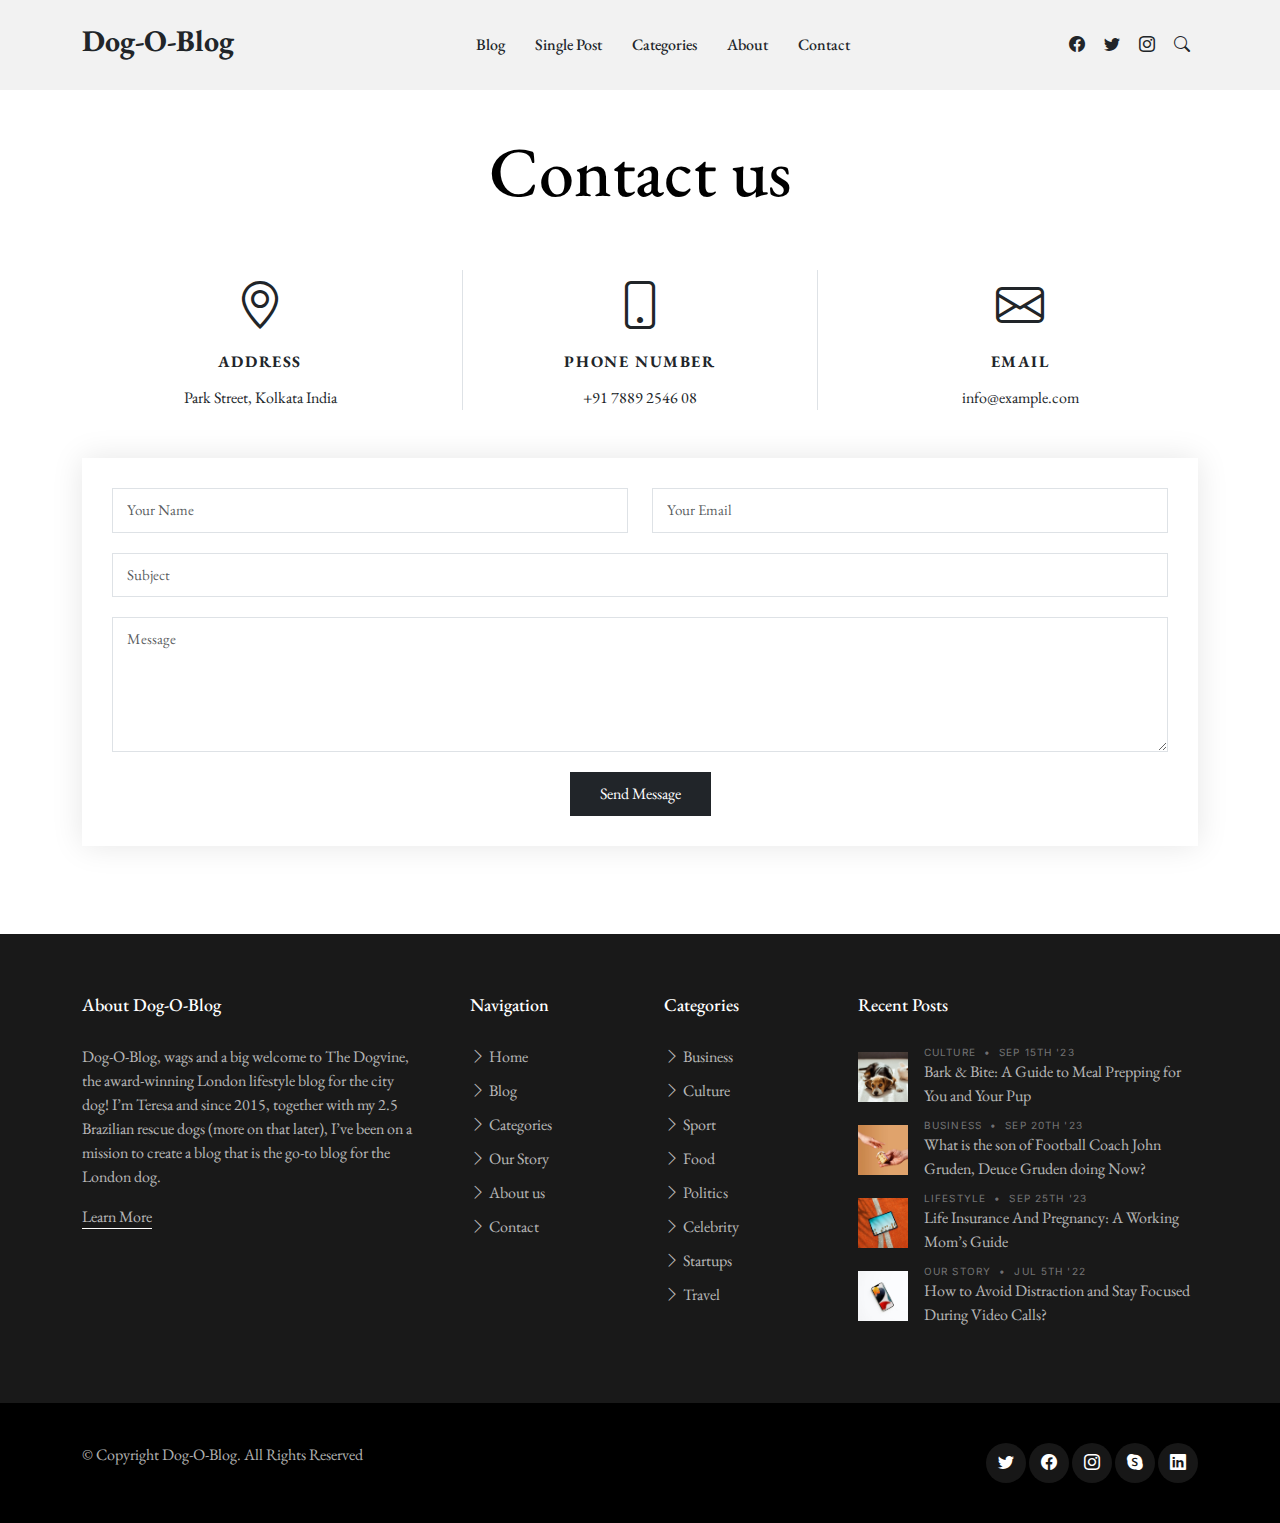
<file: contact.html>
<!DOCTYPE html>
<html lang="en">

<head>
  <meta charset="utf-8">
  <meta content="width=device-width, initial-scale=1.0" name="viewport">

  <title>Dog-O-Blog - Contact</title>
  <meta content="" name="description">
  <meta content="" name="keywords">

  <!-- Favicons -->
  <link href="assets/img/favicon.png" rel="icon">
  <link href="assets/img/apple-touch-icon.png" rel="apple-touch-icon">

  <!-- Google Fonts -->
  <link rel="preconnect" href="https://fonts.googleapis.com">
  <link rel="preconnect" href="https://fonts.gstatic.com" crossorigin>
  <link href="https://fonts.googleapis.com/css2?family=EB+Garamond:wght@400;500&family=Inter:wght@400;500&family=Playfair+Display:ital,wght@0,400;0,700;1,400;1,700&display=swap" rel="stylesheet">

  <!-- Vendor CSS Files -->
  <link href="assets/vendor/bootstrap/css/bootstrap.min.css" rel="stylesheet">
  <link href="assets/vendor/bootstrap-icons/bootstrap-icons.css" rel="stylesheet">
  <link href="assets/vendor/swiper/swiper-bundle.min.css" rel="stylesheet">
  <link href="assets/vendor/glightbox/css/glightbox.min.css" rel="stylesheet">
  <link href="assets/vendor/aos/aos.css" rel="stylesheet">

  <!-- Template Main CSS Files -->
  <link href="assets/css/variables.css" rel="stylesheet">
  <link href="assets/css/main.css" rel="stylesheet">
</head>

<body>

  <!-- ======= Header ======= -->
  <header id="header" class="header d-flex align-items-center fixed-top">
    <div class="container-fluid container-xl d-flex align-items-center justify-content-between">

      <a href="index.html" class="logo d-flex align-items-center">
        <h1>Dog-O-Blog</h1>
      </a>

      <nav id="navbar" class="navbar">
        <ul>
          <li><a href="index.html">Blog</a></li>
          <li><a href="single-post.html">Single Post</a></li>
          <li><a href="category.html">Categories</a></li>
          <li><a href="about.html">About</a></li>
          <li><a href="contact.html">Contact</a></li>
        </ul>
      </nav><!-- .navbar -->

      <div class="position-relative">
        <a href="#" class="mx-2"><span class="bi-facebook"></span></a>
        <a href="#" class="mx-2"><span class="bi-twitter"></span></a>
        <a href="#" class="mx-2"><span class="bi-instagram"></span></a>

        <a href="#" class="mx-2 js-search-open"><span class="bi-search"></span></a>
        <i class="bi bi-list mobile-nav-toggle"></i>

        <!-- ======= Search Form ======= -->
        <div class="search-form-wrap js-search-form-wrap">
          <form action="search-result.html" class="search-form">
            <span class="icon bi-search"></span>
            <input type="text" placeholder="Search" class="form-control">
            <button class="btn js-search-close"><span class="bi-x"></span></button>
          </form>
        </div><!-- End Search Form -->

      </div>

    </div>

  </header><!-- End Header -->

  <main id="main">
    <section id="contact" class="contact mb-5">
      <div class="container" data-aos="fade-up">

        <div class="row">
          <div class="col-lg-12 text-center mb-5">
            <h1 class="page-title">Contact us</h1>
          </div>
        </div>

        <div class="row gy-4">

          <div class="col-md-4">
            <div class="info-item">
              <i class="bi bi-geo-alt"></i>
              <h3>Address</h3>
              <address>Park Street, Kolkata India</address>
            </div>
          </div><!-- End Info Item -->

          <div class="col-md-4">
            <div class="info-item info-item-borders">
              <i class="bi bi-phone"></i>
              <h3>Phone Number</h3>
              <p><a href="tel:+155895548855">+91 7889 2546 08</a></p>
            </div>
          </div><!-- End Info Item -->

          <div class="col-md-4">
            <div class="info-item">
              <i class="bi bi-envelope"></i>
              <h3>Email</h3>
              <p><a href="mailto:info@example.com">info@example.com</a></p>
            </div>
          </div><!-- End Info Item -->

        </div>

        <div class="form mt-5">
          <form action="forms/contact.php" method="post" role="form" class="php-email-form">
            <div class="row">
              <div class="form-group col-md-6">
                <input type="text" name="name" class="form-control" id="name" placeholder="Your Name" required>
              </div>
              <div class="form-group col-md-6">
                <input type="email" class="form-control" name="email" id="email" placeholder="Your Email" required>
              </div>
            </div>
            <div class="form-group">
              <input type="text" class="form-control" name="subject" id="subject" placeholder="Subject" required>
            </div>
            <div class="form-group">
              <textarea class="form-control" name="message" rows="5" placeholder="Message" required></textarea>
            </div>
            <div class="my-3">
              <div class="loading">Loading</div>
              <div class="error-message"></div>
              <div class="sent-message">Your message has been sent. Thank you!</div>
            </div>
            <div class="text-center"><button type="submit">Send Message</button></div>
          </form>
        </div><!-- End Contact Form -->

      </div>
    </section>

  </main><!-- End #main -->

  <!-- ======= Footer ======= -->
  <footer id="footer" class="footer">

    <div class="footer-content">
      <div class="container">

        <div class="row g-5">
          <div class="col-lg-4">
            <h3 class="footer-heading">About Dog-O-Blog</h3>
            <p>Dog-O-Blog, wags and a big welcome to The Dogvine, the award-winning London lifestyle blog for the city dog! I’m Teresa and since 2015, together with my 2.5 Brazilian rescue dogs (more on that later), I’ve been on a mission to create a blog that is the go-to blog for the London dog.</p>
            <p><a href="about.html" class="footer-link-more">Learn More</a></p>
          </div>
          <div class="col-6 col-lg-2">
            <h3 class="footer-heading">Navigation</h3>
            <ul class="footer-links list-unstyled">
              <li><a href="index.html"><i class="bi bi-chevron-right"></i> Home</a></li>
              <li><a href="index.html"><i class="bi bi-chevron-right"></i> Blog</a></li>
              <li><a href="category.html"><i class="bi bi-chevron-right"></i> Categories</a></li>
              <li><a href="our-story.html"><i class="bi bi-chevron-right"></i> Our Story</a></li>
              <li><a href="about.html"><i class="bi bi-chevron-right"></i> About us</a></li>
              <li><a href="contact.html"><i class="bi bi-chevron-right"></i> Contact</a></li>
            </ul>
          </div>
          <div class="col-6 col-lg-2">
            <h3 class="footer-heading">Categories</h3>
            <ul class="footer-links list-unstyled">
              <li><a href="category.html"><i class="bi bi-chevron-right"></i> Business</a></li>
              <li><a href="category.html"><i class="bi bi-chevron-right"></i> Culture</a></li>
              <li><a href="category.html"><i class="bi bi-chevron-right"></i> Sport</a></li>
              <li><a href="category.html"><i class="bi bi-chevron-right"></i> Food</a></li>
              <li><a href="category.html"><i class="bi bi-chevron-right"></i> Politics</a></li>
              <li><a href="category.html"><i class="bi bi-chevron-right"></i> Celebrity</a></li>
              <li><a href="category.html"><i class="bi bi-chevron-right"></i> Startups</a></li>
              <li><a href="category.html"><i class="bi bi-chevron-right"></i> Travel</a></li>

            </ul>
          </div>

          <div class="col-lg-4">
            <h3 class="footer-heading">Recent Posts</h3>

            <ul class="footer-links footer-blog-entry list-unstyled">
              <li>
                <a href="our-story.html" class="d-flex align-items-center">
                  <img src="assets/img/post-sq-1.jpg" alt="" class="img-fluid me-3">
                  <div>
                    <div class="post-meta d-block"><span class="date">Culture</span> <span class="mx-1">&bullet;</span> <span>Sep 15th '23</span></div>
                    <span>Bark & Bite: A Guide to Meal Prepping for You and Your Pup</span>
                  </div>
                </a>
              </li>

              <li>
                <a href="our-story.html" class="d-flex align-items-center">
                  <img src="assets/img/post-sq-2.jpg" alt="" class="img-fluid me-3">
                  <div>
                    <div class="post-meta d-block"><span class="date">Business</span> <span class="mx-1">&bullet;</span> <span>Sep 20th '23</span></div>
                    <span>What is the son of Football Coach John Gruden, Deuce Gruden doing Now?</span>
                  </div>
                </a>
              </li>

              <li>
                <a href="our-story.html" class="d-flex align-items-center">
                  <img src="assets/img/post-sq-3.jpg" alt="" class="img-fluid me-3">
                  <div>
                    <div class="post-meta d-block"><span class="date">Lifestyle</span> <span class="mx-1">&bullet;</span> <span>Sep 25th '23</span></div>
                    <span>Life Insurance And Pregnancy: A Working Mom’s Guide</span>
                  </div>
                </a>
              </li>

              <li>
                <a href="our-story.html" class="d-flex align-items-center">
                  <img src="assets/img/post-sq-4.jpg" alt="" class="img-fluid me-3">
                  <div>
                    <div class="post-meta d-block"><span class="date">Our Story</span> <span class="mx-1">&bullet;</span> <span>Jul 5th '22</span></div>
                    <span>How to Avoid Distraction and Stay Focused During Video Calls?</span>
                  </div>
                </a>
              </li>

            </ul>

          </div>
        </div>
      </div>
    </div>

    <div class="footer-legal">
      <div class="container">

        <div class="row justify-content-between">
          <div class="col-md-6 text-center text-md-start mb-3 mb-md-0">
            <div class="copyright">
              © Copyright <strong><span>Dog-O-Blog</span></strong>. All Rights Reserved
            </div>

          </div>

          <div class="col-md-6">
            <div class="social-links mb-3 mb-lg-0 text-center text-md-end">
              <a href="#" class="twitter"><i class="bi bi-twitter"></i></a>
              <a href="#" class="facebook"><i class="bi bi-facebook"></i></a>
              <a href="#" class="instagram"><i class="bi bi-instagram"></i></a>
              <a href="#" class="google-plus"><i class="bi bi-skype"></i></a>
              <a href="#" class="linkedin"><i class="bi bi-linkedin"></i></a>
            </div>

          </div>

        </div>

      </div>
    </div>

  </footer>

  <a href="#" class="scroll-top d-flex align-items-center justify-content-center"><i class="bi bi-arrow-up-short"></i></a>

  <!-- Vendor JS Files -->
  <script src="assets/vendor/bootstrap/js/bootstrap.bundle.min.js"></script>
  <script src="assets/vendor/swiper/swiper-bundle.min.js"></script>
  <script src="assets/vendor/glightbox/js/glightbox.min.js"></script>
  <script src="assets/vendor/aos/aos.js"></script>
  <script src="assets/vendor/php-email-form/validate.js"></script>

  <!-- Template Main JS File -->
  <script src="assets/js/main.js"></script>

</body>

</html>
</file>
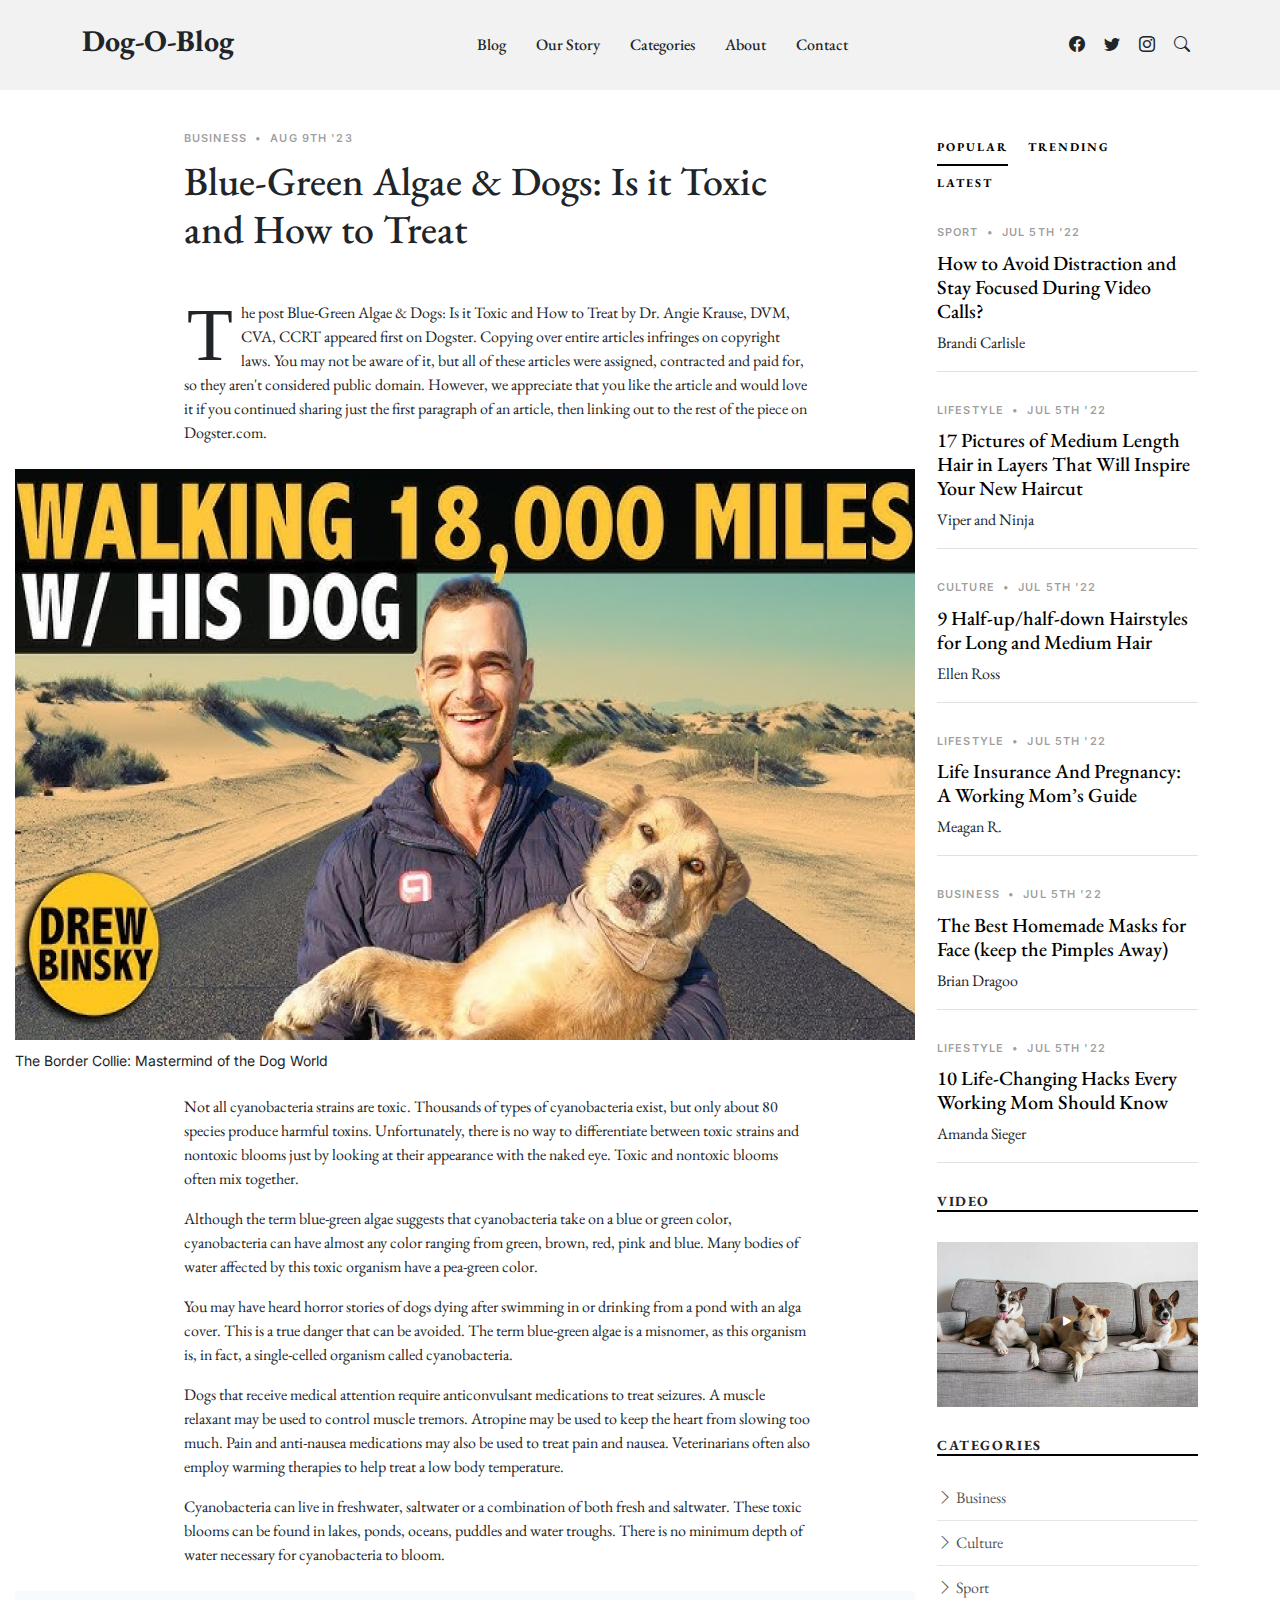
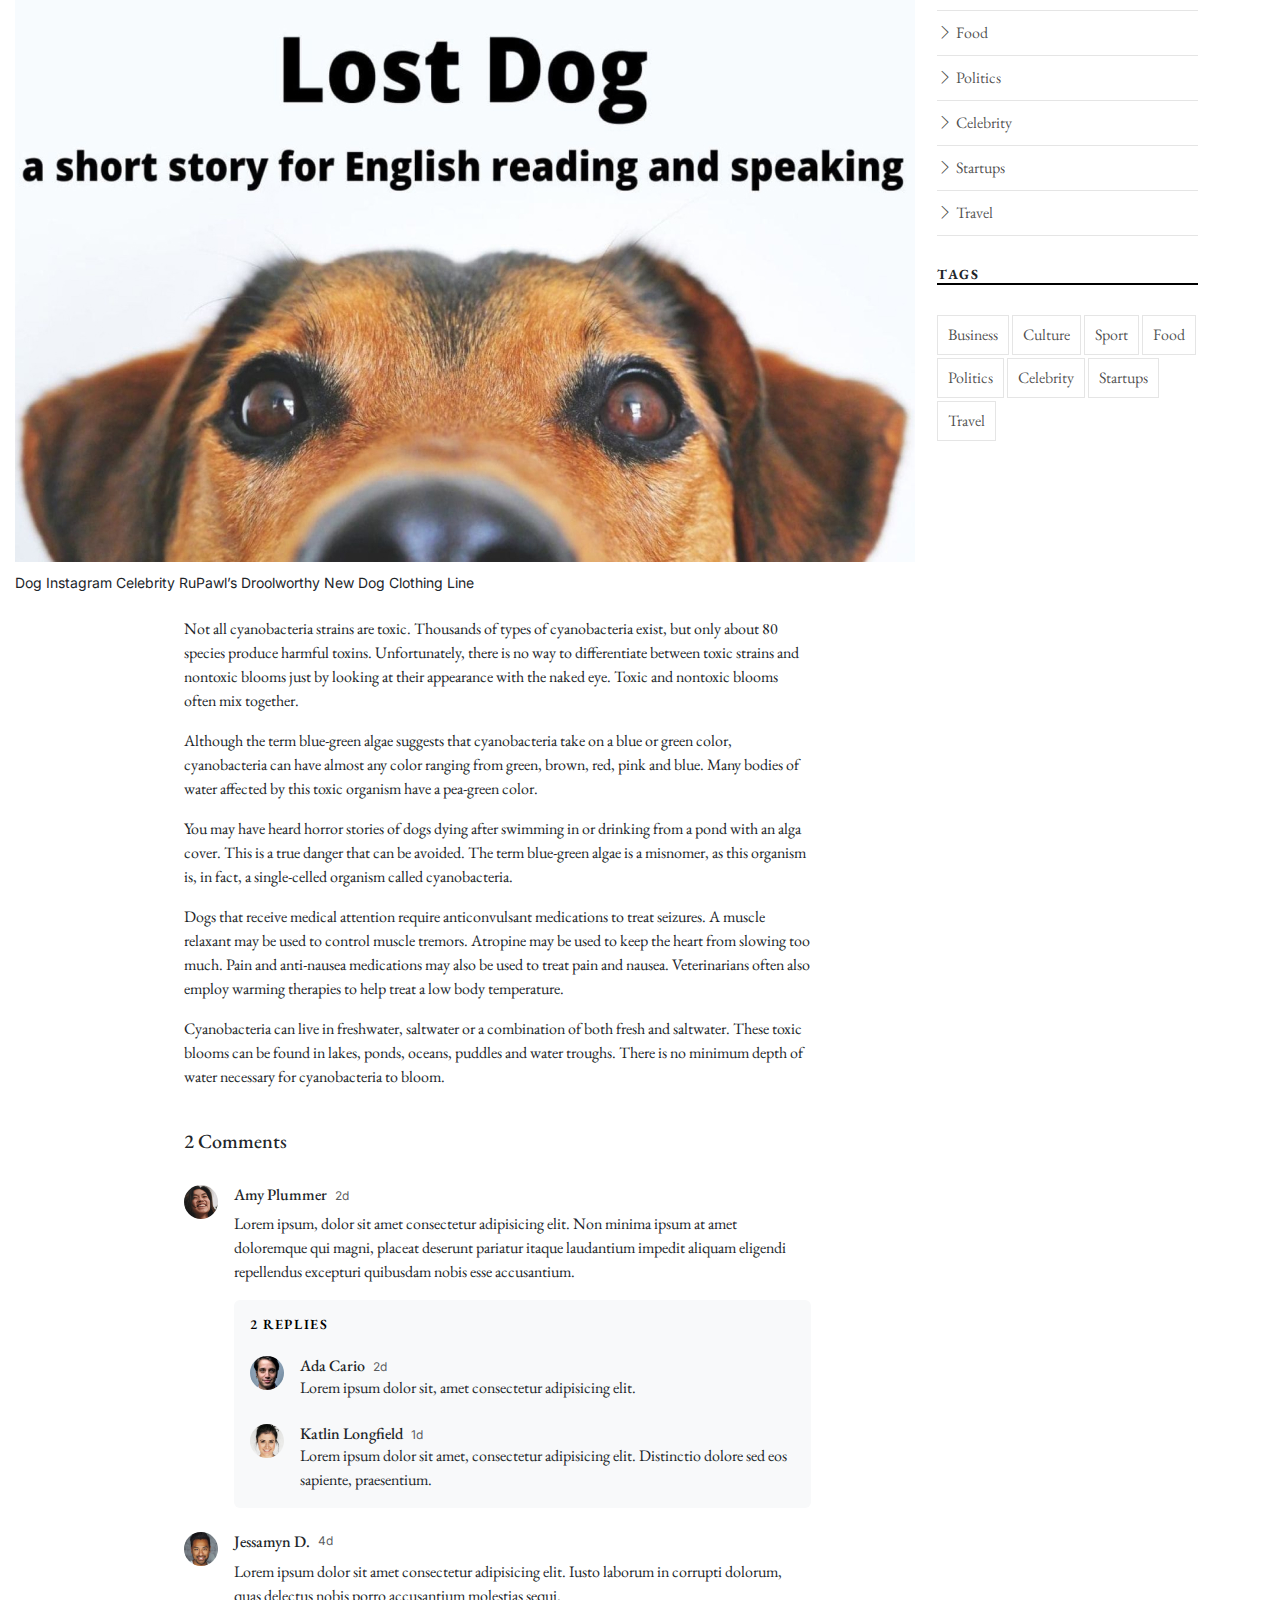
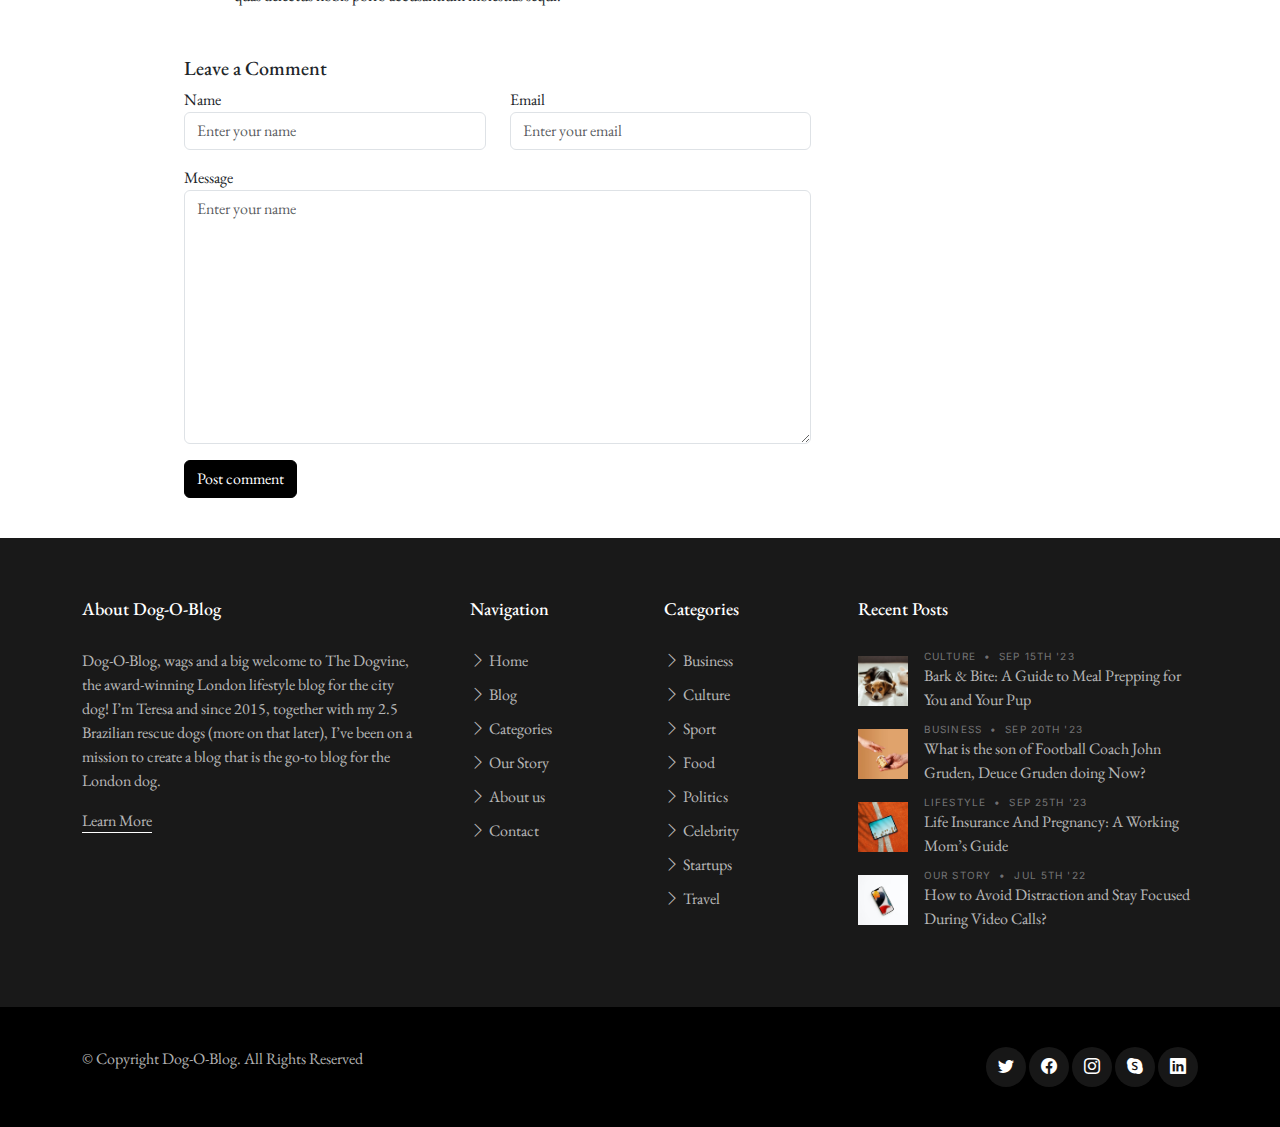
<file: our-story.html>
<!DOCTYPE html>
<html lang="en">

<head>
  <meta charset="utf-8">
  <meta content="width=device-width, initial-scale=1.0" name="viewport">

  <title>Dog-O-Blog - Single Post</title>
  <meta content="" name="description">
  <meta content="" name="keywords">

  <!-- Favicons -->
  <link href="assets/img/favicon.png" rel="icon">
  <link href="assets/img/apple-touch-icon.png" rel="apple-touch-icon">

  <!-- Google Fonts -->
  <link rel="preconnect" href="https://fonts.googleapis.com">
  <link rel="preconnect" href="https://fonts.gstatic.com" crossorigin>
  <link href="https://fonts.googleapis.com/css2?family=EB+Garamond:wght@400;500&family=Inter:wght@400;500&family=Playfair+Display:ital,wght@0,400;0,700;1,400;1,700&display=swap" rel="stylesheet">

  <!-- Vendor CSS Files -->
  <link href="assets/vendor/bootstrap/css/bootstrap.min.css" rel="stylesheet">
  <link href="assets/vendor/bootstrap-icons/bootstrap-icons.css" rel="stylesheet">
  <link href="assets/vendor/swiper/swiper-bundle.min.css" rel="stylesheet">
  <link href="assets/vendor/glightbox/css/glightbox.min.css" rel="stylesheet">
  <link href="assets/vendor/aos/aos.css" rel="stylesheet">

  <!-- Template Main CSS Files -->
  <link href="assets/css/variables.css" rel="stylesheet">
  <link href="assets/css/main.css" rel="stylesheet">
</head>

<body>

  <!-- ======= Header ======= -->
  <header id="header" class="header d-flex align-items-center fixed-top">
    <div class="container-fluid container-xl d-flex align-items-center justify-content-between">

      <a href="index.html" class="logo d-flex align-items-center">
        <h1>Dog-O-Blog</h1>
      </a>


      <nav id="navbar" class="navbar">
        <ul>
          <li><a href="index.html">Blog</a></li>
          <li><a href="our-story.html">Our Story</a></li>
          <li><a href="category.html">Categories</a></li>
          <li><a href="about.html">About</a></li>
          <li><a href="contact.html">Contact</a></li>
        </ul>
      </nav><!-- .navbar -->

      <div class="position-relative">
        <a href="#" class="mx-2"><span class="bi-facebook"></span></a>
        <a href="#" class="mx-2"><span class="bi-twitter"></span></a>
        <a href="#" class="mx-2"><span class="bi-instagram"></span></a>

        <a href="#" class="mx-2 js-search-open"><span class="bi-search"></span></a>
        <i class="bi bi-list mobile-nav-toggle"></i>

        <!-- ======= Search Form ======= -->
        <div class="search-form-wrap js-search-form-wrap">
          <form action="search-result.html" class="search-form">
            <span class="icon bi-search"></span>
            <input type="text" placeholder="Search" class="form-control">
            <button class="btn js-search-close"><span class="bi-x"></span></button>
          </form>
        </div><!-- End Search Form -->

      </div>

    </div>

  </header><!-- End Header -->

  <main id="main">

    <section class="single-post-content">
      <div class="container">
        <div class="row">
          <div class="col-md-9 post-content" data-aos="fade-up">

            <!-- ======= Single Post Content ======= -->
            <div class="single-post">
              <div class="post-meta"><span class="date">Business</span> <span class="mx-1">&bullet;</span> <span>Aug 9th '23</span></div>
              <h1 class="mb-5">Blue-Green Algae & Dogs: Is it Toxic and How to Treat</h1>
              <p><span class="firstcharacter">T</span>he post Blue-Green Algae & Dogs: Is it Toxic and How to Treat by Dr. Angie Krause, DVM, CVA, CCRT appeared first on Dogster. Copying over entire articles infringes on copyright laws. You may not be aware of it, but all of these articles were assigned, contracted and paid for, so they aren't considered public domain. However, we appreciate that you like the article and would love it if you continued sharing just the first paragraph of an article, then linking out to the rest of the piece on Dogster.com.</p>

              <figure class="my-4">
                <img src="assets/img/story1.jpg" alt="" class="img-fluid">
                <figcaption>The Border Collie: Mastermind of the Dog World</figcaption>
              </figure>
              <p>Not all cyanobacteria strains are toxic. Thousands of types of cyanobacteria exist, but only about 80 species produce harmful toxins. Unfortunately, there is no way to differentiate between toxic strains and nontoxic blooms just by looking at their appearance with the naked eye. Toxic and nontoxic blooms often mix together.</p>

              <p>Although the term blue-green algae suggests that cyanobacteria take on a blue or green color, cyanobacteria can have almost any color ranging from green, brown, red, pink and blue. Many bodies of water affected by this toxic organism have a pea-green color.</p>

              <p>You may have heard horror stories of dogs dying after swimming in or drinking from a pond with an alga cover. This is a true danger that can be avoided. The term blue-green algae is a misnomer, as this organism is, in fact, a single-celled organism called cyanobacteria.</p>

              <p>Dogs that receive medical attention require anticonvulsant medications to treat seizures. A muscle relaxant may be used to control muscle tremors. Atropine may be used to keep the heart from slowing too much. Pain and anti-nausea medications may also be used to treat pain and nausea. Veterinarians often also employ warming therapies to help treat a low body temperature.</p>

              <p>Cyanobacteria can live in freshwater, saltwater or a combination of both fresh and saltwater. These toxic blooms can be found in lakes, ponds, oceans, puddles and water troughs. There is no minimum depth of water necessary for cyanobacteria to bloom.</p>

              <figure class="my-4">
                <img src="assets/img/story2.jpg" alt="" class="img-fluid">
                <figcaption>Dog Instagram Celebrity RuPawl’s Droolworthy New Dog Clothing Line</figcaption>
              </figure>
              <p>Not all cyanobacteria strains are toxic. Thousands of types of cyanobacteria exist, but only about 80 species produce harmful toxins. Unfortunately, there is no way to differentiate between toxic strains and nontoxic blooms just by looking at their appearance with the naked eye. Toxic and nontoxic blooms often mix together.</p>

              <p>Although the term blue-green algae suggests that cyanobacteria take on a blue or green color, cyanobacteria can have almost any color ranging from green, brown, red, pink and blue. Many bodies of water affected by this toxic organism have a pea-green color.</p>

              <p>You may have heard horror stories of dogs dying after swimming in or drinking from a pond with an alga cover. This is a true danger that can be avoided. The term blue-green algae is a misnomer, as this organism is, in fact, a single-celled organism called cyanobacteria.</p>

              <p>Dogs that receive medical attention require anticonvulsant medications to treat seizures. A muscle relaxant may be used to control muscle tremors. Atropine may be used to keep the heart from slowing too much. Pain and anti-nausea medications may also be used to treat pain and nausea. Veterinarians often also employ warming therapies to help treat a low body temperature.</p>

              <p>Cyanobacteria can live in freshwater, saltwater or a combination of both fresh and saltwater. These toxic blooms can be found in lakes, ponds, oceans, puddles and water troughs. There is no minimum depth of water necessary for cyanobacteria to bloom.</p>

            </div><!-- End Single Post Content -->

            <!-- ======= Comments ======= -->
            <div class="comments">
              <h5 class="comment-title py-4">2 Comments</h5>
              <div class="comment d-flex mb-4">
                <div class="flex-shrink-0">
                  <div class="avatar avatar-sm rounded-circle">
                    <img class="avatar-img" src="assets/img/person-5.jpg" alt="" class="img-fluid">
                  </div>
                </div>
                <div class="flex-grow-1 ms-2 ms-sm-3">
                  <div class="comment-meta d-flex align-items-baseline">
                    <h6 class="me-2">Amy Plummer</h6>
                    <span class="text-muted">2d</span>
                  </div>
                  <div class="comment-body">
                    Lorem ipsum, dolor sit amet consectetur adipisicing elit. Non minima ipsum at amet doloremque qui magni, placeat deserunt pariatur itaque laudantium impedit aliquam eligendi repellendus excepturi quibusdam nobis esse accusantium.
                  </div>

                  <div class="comment-replies bg-light p-3 mt-3 rounded">
                    <h6 class="comment-replies-title mb-4 text-muted text-uppercase">2 replies</h6>

                    <div class="reply d-flex mb-4">
                      <div class="flex-shrink-0">
                        <div class="avatar avatar-sm rounded-circle">
                          <img class="avatar-img" src="assets/img/person-4.jpg" alt="" class="img-fluid">
                        </div>
                      </div>
                      <div class="flex-grow-1 ms-2 ms-sm-3">
                        <div class="reply-meta d-flex align-items-baseline">
                          <h6 class="mb-0 me-2">Ada Cario</h6>
                          <span class="text-muted">2d</span>
                        </div>
                        <div class="reply-body">
                          Lorem ipsum dolor sit, amet consectetur adipisicing elit.
                        </div>
                      </div>
                    </div>
                    <div class="reply d-flex">
                      <div class="flex-shrink-0">
                        <div class="avatar avatar-sm rounded-circle">
                          <img class="avatar-img" src="assets/img/person-3.jpg" alt="" class="img-fluid">
                        </div>
                      </div>
                      <div class="flex-grow-1 ms-2 ms-sm-3">
                        <div class="reply-meta d-flex align-items-baseline">
                          <h6 class="mb-0 me-2">Katlin Longfield</h6>
                          <span class="text-muted">1d</span>
                        </div>
                        <div class="reply-body">
                          Lorem ipsum dolor sit amet, consectetur adipisicing elit. Distinctio dolore sed eos sapiente, praesentium.
                        </div>
                      </div>
                    </div>
                  </div>
                </div>
              </div>
              <div class="comment d-flex">
                <div class="flex-shrink-0">
                  <div class="avatar avatar-sm rounded-circle">
                    <img class="avatar-img" src="assets/img/person-2.jpg" alt="" class="img-fluid">
                  </div>
                </div>
                <div class="flex-shrink-1 ms-2 ms-sm-3">
                  <div class="comment-meta d-flex">
                    <h6 class="me-2">Jessamyn D.</h6>
                    <span class="text-muted">4d</span>
                  </div>
                  <div class="comment-body">
                    Lorem ipsum dolor sit amet consectetur adipisicing elit. Iusto laborum in corrupti dolorum, quas delectus nobis porro accusantium molestias sequi.
                  </div>
                </div>
              </div>
            </div><!-- End Comments -->

            <!-- ======= Comments Form ======= -->
            <div class="row justify-content-center mt-5">

              <div class="col-lg-12">
                <h5 class="comment-title">Leave a Comment</h5>
                <div class="row">
                  <div class="col-lg-6 mb-3">
                    <label for="comment-name">Name</label>
                    <input type="text" class="form-control" id="comment-name" placeholder="Enter your name">
                  </div>
                  <div class="col-lg-6 mb-3">
                    <label for="comment-email">Email</label>
                    <input type="text" class="form-control" id="comment-email" placeholder="Enter your email">
                  </div>
                  <div class="col-12 mb-3">
                    <label for="comment-message">Message</label>

                    <textarea class="form-control" id="comment-message" placeholder="Enter your name" cols="30" rows="10"></textarea>
                  </div>
                  <div class="col-12">
                    <input type="submit" class="btn btn-primary" value="Post comment">
                  </div>
                </div>
              </div>
            </div><!-- End Comments Form -->

          </div>
          <div class="col-md-3">
            <!-- ======= Sidebar ======= -->
            <div class="aside-block">

              <ul class="nav nav-pills custom-tab-nav mb-4" id="pills-tab" role="tablist">
                <li class="nav-item" role="presentation">
                  <button class="nav-link active" id="pills-popular-tab" data-bs-toggle="pill" data-bs-target="#pills-popular" type="button" role="tab" aria-controls="pills-popular" aria-selected="true">Popular</button>
                </li>
                <li class="nav-item" role="presentation">
                  <button class="nav-link" id="pills-trending-tab" data-bs-toggle="pill" data-bs-target="#pills-trending" type="button" role="tab" aria-controls="pills-trending" aria-selected="false">Trending</button>
                </li>
                <li class="nav-item" role="presentation">
                  <button class="nav-link" id="pills-latest-tab" data-bs-toggle="pill" data-bs-target="#pills-latest" type="button" role="tab" aria-controls="pills-latest" aria-selected="false">Latest</button>
                </li>
              </ul>

              <div class="tab-content" id="pills-tabContent">

                <!-- Popular -->
                <div class="tab-pane fade show active" id="pills-popular" role="tabpanel" aria-labelledby="pills-popular-tab">
                  <div class="post-entry-1 border-bottom">
                    <div class="post-meta"><span class="date">Sport</span> <span class="mx-1">&bullet;</span> <span>Jul 5th '22</span></div>
                    <h2 class="mb-2"><a href="#">How to Avoid Distraction and Stay Focused During Video Calls?</a></h2>
                    <span class="author mb-3 d-block">Brandi Carlisle</span>
                  </div>

                  <div class="post-entry-1 border-bottom">
                    <div class="post-meta"><span class="date">Lifestyle</span> <span class="mx-1">&bullet;</span> <span>Jul 5th '22</span></div>
                    <h2 class="mb-2"><a href="#">17 Pictures of Medium Length Hair in Layers That Will Inspire Your New Haircut</a></h2>
                    <span class="author mb-3 d-block">Viper and Ninja</span>
                  </div>

                  <div class="post-entry-1 border-bottom">
                    <div class="post-meta"><span class="date">Culture</span> <span class="mx-1">&bullet;</span> <span>Jul 5th '22</span></div>
                    <h2 class="mb-2"><a href="#">9 Half-up/half-down Hairstyles for Long and Medium Hair</a></h2>
                    <span class="author mb-3 d-block">Ellen Ross</span>
                  </div>

                  <div class="post-entry-1 border-bottom">
                    <div class="post-meta"><span class="date">Lifestyle</span> <span class="mx-1">&bullet;</span> <span>Jul 5th '22</span></div>
                    <h2 class="mb-2"><a href="#">Life Insurance And Pregnancy: A Working Mom’s Guide</a></h2>
                    <span class="author mb-3 d-block">Meagan R.</span>
                  </div>

                  <div class="post-entry-1 border-bottom">
                    <div class="post-meta"><span class="date">Business</span> <span class="mx-1">&bullet;</span> <span>Jul 5th '22</span></div>
                    <h2 class="mb-2"><a href="#">The Best Homemade Masks for Face (keep the Pimples Away)</a></h2>
                    <span class="author mb-3 d-block">Brian Dragoo</span>
                  </div>

                  <div class="post-entry-1 border-bottom">
                    <div class="post-meta"><span class="date">Lifestyle</span> <span class="mx-1">&bullet;</span> <span>Jul 5th '22</span></div>
                    <h2 class="mb-2"><a href="#">10 Life-Changing Hacks Every Working Mom Should Know</a></h2>
                    <span class="author mb-3 d-block">Amanda Sieger</span>
                  </div>
                </div> <!-- End Popular -->

                <!-- Trending -->
                <div class="tab-pane fade" id="pills-trending" role="tabpanel" aria-labelledby="pills-trending-tab">
                  <div class="post-entry-1 border-bottom">
                    <div class="post-meta"><span class="date">Lifestyle</span> <span class="mx-1">&bullet;</span> <span>Jul 5th '22</span></div>
                    <h2 class="mb-2"><a href="#">17 Pictures of Medium Length Hair in Layers That Will Inspire Your New Haircut</a></h2>
                    <span class="author mb-3 d-block">Jiffpom</span>
                  </div>

                  <div class="post-entry-1 border-bottom">
                    <div class="post-meta"><span class="date">Culture</span> <span class="mx-1">&bullet;</span> <span>Jul 5th '22</span></div>
                    <h2 class="mb-2"><a href="#">9 Half-up/half-down Hairstyles for Long and Medium Hair</a></h2>
                    <span class="author mb-3 d-block">Anais F.</span>
                  </div>

                  <div class="post-entry-1 border-bottom">
                    <div class="post-meta"><span class="date">Lifestyle</span> <span class="mx-1">&bullet;</span> <span>Jul 5th '22</span></div>
                    <h2 class="mb-2"><a href="#">Life Insurance And Pregnancy: A Working Mom’s Guide</a></h2>
                    <span class="author mb-3 d-block">Buddy Smartz</span>
                  </div>

                  <div class="post-entry-1 border-bottom">
                    <div class="post-meta"><span class="date">Sport</span> <span class="mx-1">&bullet;</span> <span>Jul 5th '22</span></div>
                    <h2 class="mb-2"><a href="#">How to Avoid Distraction and Stay Focused During Video Calls?</a></h2>
                    <span class="author mb-3 d-block">Karina Valencia</span>
                  </div>
                  <div class="post-entry-1 border-bottom">
                    <div class="post-meta"><span class="date">Business</span> <span class="mx-1">&bullet;</span> <span>Jul 5th '22</span></div>
                    <h2 class="mb-2"><a href="#">The Best Homemade Masks for Face (keep the Pimples Away)</a></h2>
                    <span class="author mb-3 d-block">Jennifer Costello</span>
                  </div>

                  <div class="post-entry-1 border-bottom">
                    <div class="post-meta"><span class="date">Lifestyle</span> <span class="mx-1">&bullet;</span> <span>Jul 5th '22</span></div>
                    <h2 class="mb-2"><a href="#">10 Life-Changing Hacks Every Working Mom Should Know</a></h2>
                    <span class="author mb-3 d-block">Jenny Wilson</span>
                  </div>
                </div> <!-- End Trending -->

                <!-- Latest -->
                <div class="tab-pane fade" id="pills-latest" role="tabpanel" aria-labelledby="pills-latest-tab">
                  <div class="post-entry-1 border-bottom">
                    <div class="post-meta"><span class="date">Lifestyle</span> <span class="mx-1">&bullet;</span> <span>Jul 5th '22</span></div>
                    <h2 class="mb-2"><a href="#">Life Insurance And Pregnancy: A Working Mom’s Guide</a></h2>
                    <span class="author mb-3 d-block">Jenny Wilson</span>
                  </div>

                  <div class="post-entry-1 border-bottom">
                    <div class="post-meta"><span class="date">Business</span> <span class="mx-1">&bullet;</span> <span>Jul 5th '22</span></div>
                    <h2 class="mb-2"><a href="#">The Best Homemade Masks for Face (keep the Pimples Away)</a></h2>
                    <span class="author mb-3 d-block">Jenny Wilson</span>
                  </div>

                  <div class="post-entry-1 border-bottom">
                    <div class="post-meta"><span class="date">Lifestyle</span> <span class="mx-1">&bullet;</span> <span>Jul 5th '22</span></div>
                    <h2 class="mb-2"><a href="#">10 Life-Changing Hacks Every Working Mom Should Know</a></h2>
                    <span class="author mb-3 d-block">Jenny Wilson</span>
                  </div>

                  <div class="post-entry-1 border-bottom">
                    <div class="post-meta"><span class="date">Sport</span> <span class="mx-1">&bullet;</span> <span>Jul 5th '22</span></div>
                    <h2 class="mb-2"><a href="#">How to Avoid Distraction and Stay Focused During Video Calls?</a></h2>
                    <span class="author mb-3 d-block">Jenny Wilson</span>
                  </div>

                  <div class="post-entry-1 border-bottom">
                    <div class="post-meta"><span class="date">Lifestyle</span> <span class="mx-1">&bullet;</span> <span>Jul 5th '22</span></div>
                    <h2 class="mb-2"><a href="#">17 Pictures of Medium Length Hair in Layers That Will Inspire Your New Haircut</a></h2>
                    <span class="author mb-3 d-block">Jenny Wilson</span>
                  </div>

                  <div class="post-entry-1 border-bottom">
                    <div class="post-meta"><span class="date">Culture</span> <span class="mx-1">&bullet;</span> <span>Jul 5th '22</span></div>
                    <h2 class="mb-2"><a href="#">9 Half-up/half-down Hairstyles for Long and Medium Hair</a></h2>
                    <span class="author mb-3 d-block">Jenny Wilson</span>
                  </div>

                </div> <!-- End Latest -->

              </div>
            </div>

            <div class="aside-block">
              <h3 class="aside-title">Video</h3>
              <div class="video-post">
                <a href="https://www.youtube.com/watch?v=AiFfDjmd0jU" class="glightbox link-video">
                  <span class="bi-play-fill"></span>
                  <img src="assets/img/post-landscape-5.jpg" alt="" class="img-fluid">
                </a>
              </div>
            </div><!-- End Video -->

            <div class="aside-block">
              <h3 class="aside-title">Categories</h3>
              <ul class="aside-links list-unstyled">
                <li><a href="category.html"><i class="bi bi-chevron-right"></i> Business</a></li>
                <li><a href="category.html"><i class="bi bi-chevron-right"></i> Culture</a></li>
                <li><a href="category.html"><i class="bi bi-chevron-right"></i> Sport</a></li>
                <li><a href="category.html"><i class="bi bi-chevron-right"></i> Food</a></li>
                <li><a href="category.html"><i class="bi bi-chevron-right"></i> Politics</a></li>
                <li><a href="category.html"><i class="bi bi-chevron-right"></i> Celebrity</a></li>
                <li><a href="category.html"><i class="bi bi-chevron-right"></i> Startups</a></li>
                <li><a href="category.html"><i class="bi bi-chevron-right"></i> Travel</a></li>
              </ul>
            </div><!-- End Categories -->

            <div class="aside-block">
              <h3 class="aside-title">Tags</h3>
              <ul class="aside-tags list-unstyled">
                <li><a href="category.html">Business</a></li>
                <li><a href="category.html">Culture</a></li>
                <li><a href="category.html">Sport</a></li>
                <li><a href="category.html">Food</a></li>
                <li><a href="category.html">Politics</a></li>
                <li><a href="category.html">Celebrity</a></li>
                <li><a href="category.html">Startups</a></li>
                <li><a href="category.html">Travel</a></li>
              </ul>
            </div><!-- End Tags -->

          </div>
        </div>
      </div>
    </section>
  </main><!-- End #main -->

  <!-- ======= Footer ======= -->
  <footer id="footer" class="footer">

    <div class="footer-content">
      <div class="container">

        <div class="row g-5">
          <div class="col-lg-4">
            <h3 class="footer-heading">About Dog-O-Blog</h3>
            <p>Dog-O-Blog, wags and a big welcome to The Dogvine, the award-winning London lifestyle blog for the city dog! I’m Teresa and since 2015, together with my 2.5 Brazilian rescue dogs (more on that later), I’ve been on a mission to create a blog that is the go-to blog for the London dog.</p>
            <p><a href="about.html" class="footer-link-more">Learn More</a></p>
          </div>
          <div class="col-6 col-lg-2">
            <h3 class="footer-heading">Navigation</h3>
            <ul class="footer-links list-unstyled">
              <li><a href="index.html"><i class="bi bi-chevron-right"></i> Home</a></li>
              <li><a href="index.html"><i class="bi bi-chevron-right"></i> Blog</a></li>
              <li><a href="category.html"><i class="bi bi-chevron-right"></i> Categories</a></li>
              <li><a href="our-story.html"><i class="bi bi-chevron-right"></i> Our Story</a></li>
              <li><a href="about.html"><i class="bi bi-chevron-right"></i> About us</a></li>
              <li><a href="contact.html"><i class="bi bi-chevron-right"></i> Contact</a></li>
            </ul>
          </div>
          <div class="col-6 col-lg-2">
            <h3 class="footer-heading">Categories</h3>
            <ul class="footer-links list-unstyled">
              <li><a href="category.html"><i class="bi bi-chevron-right"></i> Business</a></li>
              <li><a href="category.html"><i class="bi bi-chevron-right"></i> Culture</a></li>
              <li><a href="category.html"><i class="bi bi-chevron-right"></i> Sport</a></li>
              <li><a href="category.html"><i class="bi bi-chevron-right"></i> Food</a></li>
              <li><a href="category.html"><i class="bi bi-chevron-right"></i> Politics</a></li>
              <li><a href="category.html"><i class="bi bi-chevron-right"></i> Celebrity</a></li>
              <li><a href="category.html"><i class="bi bi-chevron-right"></i> Startups</a></li>
              <li><a href="category.html"><i class="bi bi-chevron-right"></i> Travel</a></li>

            </ul>
          </div>

          <div class="col-lg-4">
            <h3 class="footer-heading">Recent Posts</h3>

            <ul class="footer-links footer-blog-entry list-unstyled">
              <li>
                <a href="our-story.html" class="d-flex align-items-center">
                  <img src="assets/img/post-sq-1.jpg" alt="" class="img-fluid me-3">
                  <div>
                    <div class="post-meta d-block"><span class="date">Culture</span> <span class="mx-1">&bullet;</span> <span>Sep 15th '23</span></div>
                    <span>Bark & Bite: A Guide to Meal Prepping for You and Your Pup</span>
                  </div>
                </a>
              </li>

              <li>
                <a href="our-story.html" class="d-flex align-items-center">
                  <img src="assets/img/post-sq-2.jpg" alt="" class="img-fluid me-3">
                  <div>
                    <div class="post-meta d-block"><span class="date">Business</span> <span class="mx-1">&bullet;</span> <span>Sep 20th '23</span></div>
                    <span>What is the son of Football Coach John Gruden, Deuce Gruden doing Now?</span>
                  </div>
                </a>
              </li>

              <li>
                <a href="our-story.html" class="d-flex align-items-center">
                  <img src="assets/img/post-sq-3.jpg" alt="" class="img-fluid me-3">
                  <div>
                    <div class="post-meta d-block"><span class="date">Lifestyle</span> <span class="mx-1">&bullet;</span> <span>Sep 25th '23</span></div>
                    <span>Life Insurance And Pregnancy: A Working Mom’s Guide</span>
                  </div>
                </a>
              </li>

              <li>
                <a href="our-story.html" class="d-flex align-items-center">
                  <img src="assets/img/post-sq-4.jpg" alt="" class="img-fluid me-3">
                  <div>
                    <div class="post-meta d-block"><span class="date">Our Story</span> <span class="mx-1">&bullet;</span> <span>Jul 5th '22</span></div>
                    <span>How to Avoid Distraction and Stay Focused During Video Calls?</span>
                  </div>
                </a>
              </li>

            </ul>

          </div>
        </div>
      </div>
    </div>

    <div class="footer-legal">
      <div class="container">

        <div class="row justify-content-between">
          <div class="col-md-6 text-center text-md-start mb-3 mb-md-0">
            <div class="copyright">
              © Copyright <strong><span>Dog-O-Blog</span></strong>. All Rights Reserved
            </div>

          </div>

          <div class="col-md-6">
            <div class="social-links mb-3 mb-lg-0 text-center text-md-end">
              <a href="#" class="twitter"><i class="bi bi-twitter"></i></a>
              <a href="#" class="facebook"><i class="bi bi-facebook"></i></a>
              <a href="#" class="instagram"><i class="bi bi-instagram"></i></a>
              <a href="#" class="google-plus"><i class="bi bi-skype"></i></a>
              <a href="#" class="linkedin"><i class="bi bi-linkedin"></i></a>
            </div>

          </div>

        </div>

      </div>
    </div>

  </footer>

  <a href="#" class="scroll-top d-flex align-items-center justify-content-center"><i class="bi bi-arrow-up-short"></i></a>

  <!-- Vendor JS Files -->
  <script src="assets/vendor/bootstrap/js/bootstrap.bundle.min.js"></script>
  <script src="assets/vendor/swiper/swiper-bundle.min.js"></script>
  <script src="assets/vendor/glightbox/js/glightbox.min.js"></script>
  <script src="assets/vendor/aos/aos.js"></script>
  <script src="assets/vendor/php-email-form/validate.js"></script>

  <!-- Template Main JS File -->
  <script src="assets/js/main.js"></script>

</body>

</html>
</file>
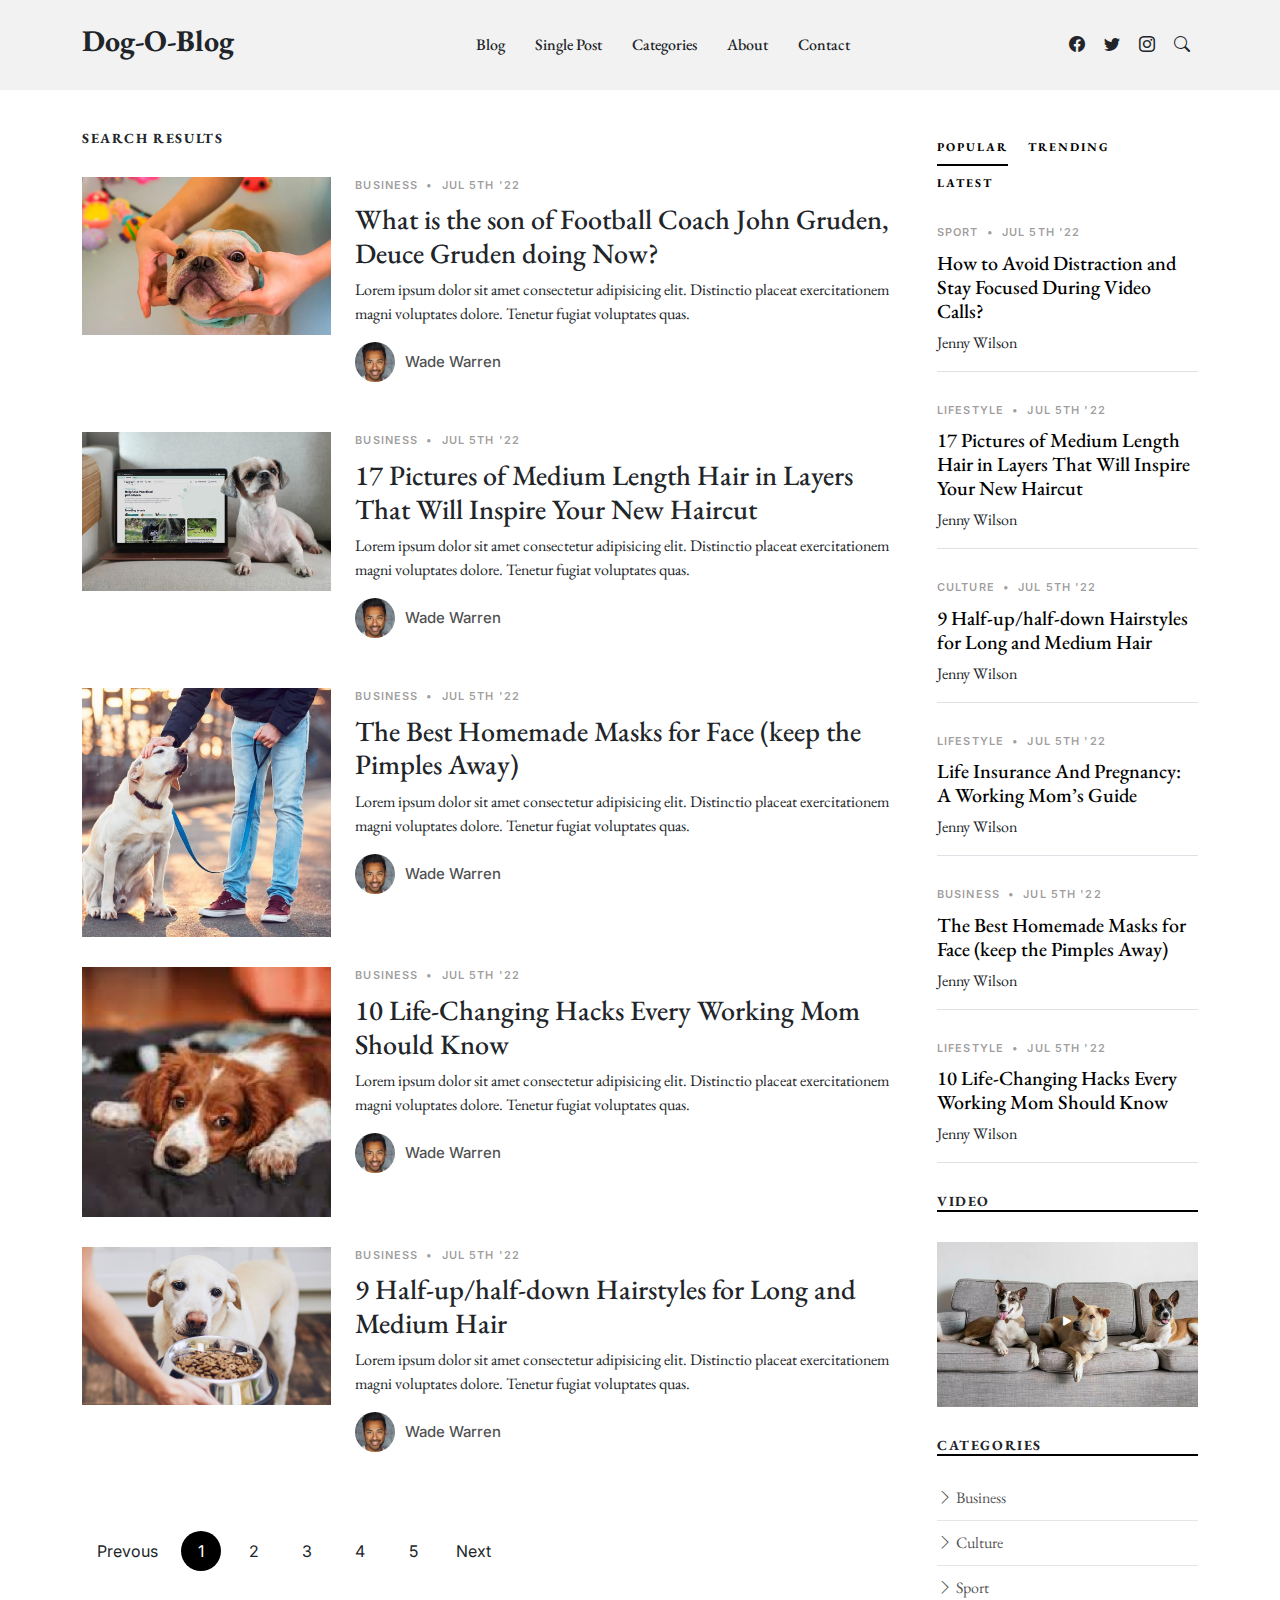
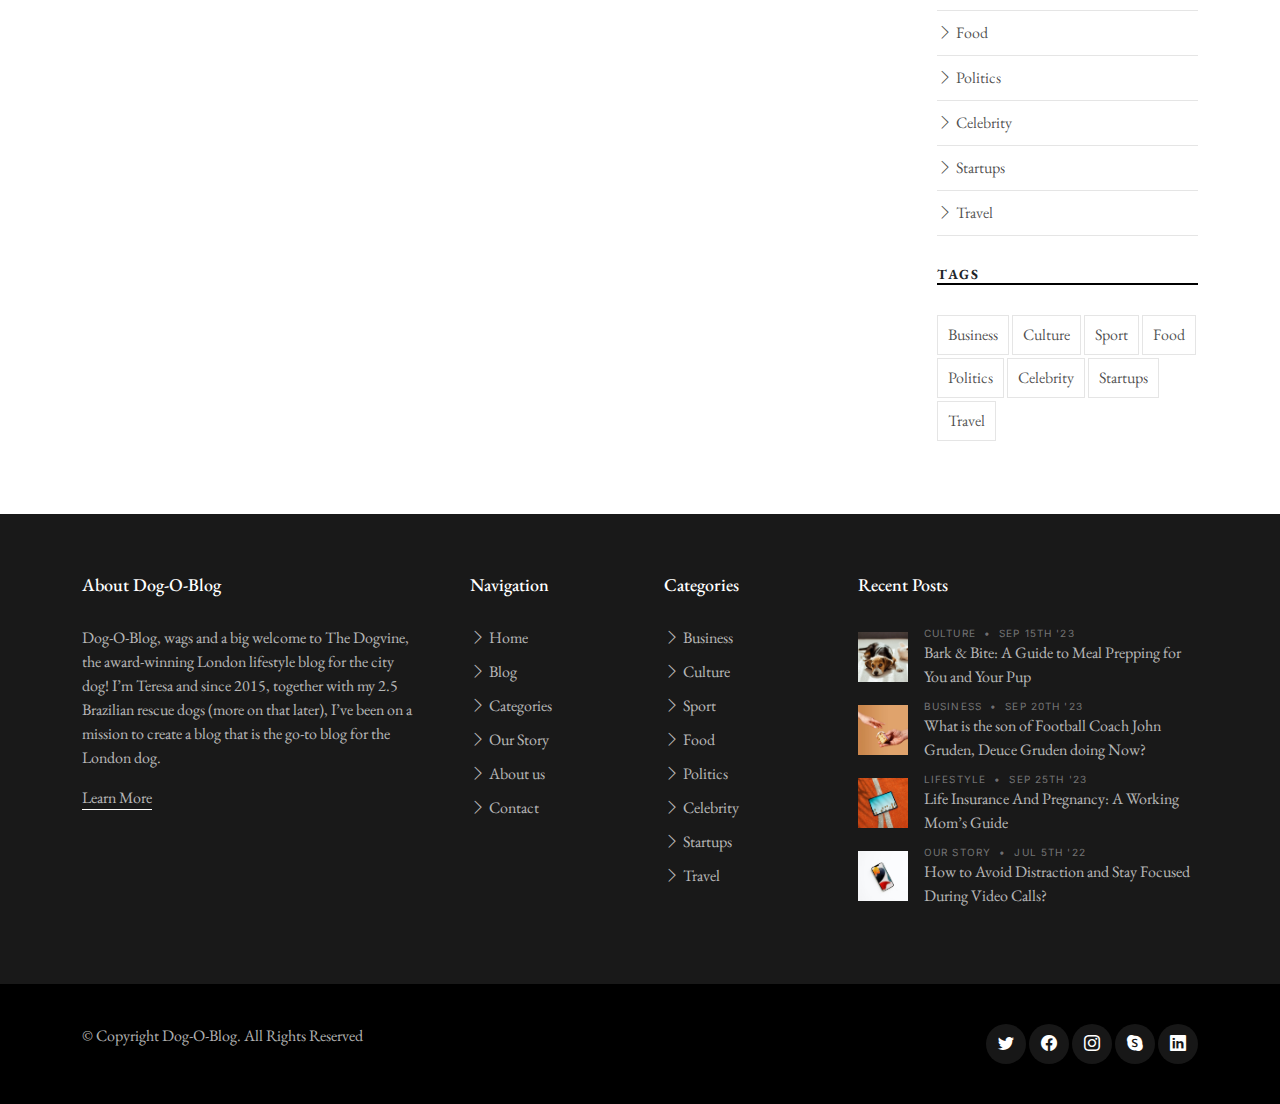
<file: search-result.html>
<!DOCTYPE html>
<html lang="en">

<head>
  <meta charset="utf-8">
  <meta content="width=device-width, initial-scale=1.0" name="viewport">

  <title>Dog-O-Blog - Search Results</title>
  <meta content="" name="description">
  <meta content="" name="keywords">

  <!-- Favicons -->
  <link href="assets/img/favicon.png" rel="icon">
  <link href="assets/img/apple-touch-icon.png" rel="apple-touch-icon">

  <!-- Google Fonts -->
  <link rel="preconnect" href="https://fonts.googleapis.com">
  <link rel="preconnect" href="https://fonts.gstatic.com" crossorigin>
  <link href="https://fonts.googleapis.com/css2?family=EB+Garamond:wght@400;500&family=Inter:wght@400;500&family=Playfair+Display:ital,wght@0,400;0,700;1,400;1,700&display=swap" rel="stylesheet">

  <!-- Vendor CSS Files -->
  <link href="assets/vendor/bootstrap/css/bootstrap.min.css" rel="stylesheet">
  <link href="assets/vendor/bootstrap-icons/bootstrap-icons.css" rel="stylesheet">
  <link href="assets/vendor/swiper/swiper-bundle.min.css" rel="stylesheet">
  <link href="assets/vendor/glightbox/css/glightbox.min.css" rel="stylesheet">
  <link href="assets/vendor/aos/aos.css" rel="stylesheet">

  <!-- Template Main CSS Files -->
  <link href="assets/css/variables.css" rel="stylesheet">
  <link href="assets/css/main.css" rel="stylesheet">
</head>

<body>

  <!-- ======= Header ======= -->
  <header id="header" class="header d-flex align-items-center fixed-top">
    <div class="container-fluid container-xl d-flex align-items-center justify-content-between">

      <a href="index.html" class="logo d-flex align-items-center">
        <h1>Dog-O-Blog</h1>
      </a>

      <nav id="navbar" class="navbar">
        <ul>
          <li><a href="index.html">Blog</a></li>
          <li><a href="single-post.html">Single Post</a></li>
          <li><a href="category.html">Categories</a></li>
          <li><a href="about.html">About</a></li>
          <li><a href="contact.html">Contact</a></li>
        </ul>
      </nav><!-- .navbar -->

      <div class="position-relative">
        <a href="#" class="mx-2"><span class="bi-facebook"></span></a>
        <a href="#" class="mx-2"><span class="bi-twitter"></span></a>
        <a href="#" class="mx-2"><span class="bi-instagram"></span></a>

        <a href="#" class="mx-2 js-search-open"><span class="bi-search"></span></a>
        <i class="bi bi-list mobile-nav-toggle"></i>

        <!-- ======= Search Form ======= -->
        <div class="search-form-wrap js-search-form-wrap">
          <form action="search-result.html" class="search-form">
            <span class="icon bi-search"></span>
            <input type="text" placeholder="Search" class="form-control">
            <button class="btn js-search-close"><span class="bi-x"></span></button>
          </form>
        </div><!-- End Search Form -->

      </div>

    </div>

  </header><!-- End Header -->

  <main id="main">

    <!-- ======= Search Results ======= -->
    <section id="search-result" class="search-result">
      <div class="container">
        <div class="row">
          <div class="col-md-9">
            <h3 class="category-title">Search Results</h3>

            <div class="d-md-flex post-entry-2 small-img">
              <a href="single-post.html" class="me-4 thumbnail">
                <img src="assets/img/post-landscape-6.jpg" alt="" class="img-fluid">
              </a>
              <div>
                <div class="post-meta"><span class="date">Business</span> <span class="mx-1">&bullet;</span> <span>Jul 5th '22</span></div>
                <h3><a href="single-post.html">What is the son of Football Coach John Gruden, Deuce Gruden doing Now?</a></h3>
                <p>Lorem ipsum dolor sit amet consectetur adipisicing elit. Distinctio placeat exercitationem magni voluptates dolore. Tenetur fugiat voluptates quas.</p>
                <div class="d-flex align-items-center author">
                  <div class="photo"><img src="assets/img/person-2.jpg" alt="" class="img-fluid"></div>
                  <div class="name">
                    <h3 class="m-0 p-0">Wade Warren</h3>
                  </div>
                </div>
              </div>
            </div>

            <div class="d-md-flex post-entry-2 small-img">
              <a href="single-post.html" class="me-4 thumbnail">
                <img src="assets/img/post-landscape-1.jpg" alt="" class="img-fluid">
              </a>
              <div>
                <div class="post-meta"><span class="date">Business</span> <span class="mx-1">&bullet;</span> <span>Jul 5th '22</span></div>
                <h3><a href="single-post.html">17 Pictures of Medium Length Hair in Layers That Will Inspire Your New Haircut</a></h3>
                <p>Lorem ipsum dolor sit amet consectetur adipisicing elit. Distinctio placeat exercitationem magni voluptates dolore. Tenetur fugiat voluptates quas.</p>
                <div class="d-flex align-items-center author">
                  <div class="photo"><img src="assets/img/person-2.jpg" alt="" class="img-fluid"></div>
                  <div class="name">
                    <h3 class="m-0 p-0">Wade Warren</h3>
                  </div>
                </div>
              </div>
            </div>

            <div class="d-md-flex post-entry-2 small-img">
              <a href="single-post.html" class="me-4 thumbnail">
                <img src="assets/img/post-landscape-2.jpg" alt="" class="img-fluid">
              </a>
              <div>
                <div class="post-meta"><span class="date">Business</span> <span class="mx-1">&bullet;</span> <span>Jul 5th '22</span></div>
                <h3><a href="single-post.html">The Best Homemade Masks for Face (keep the Pimples Away)</a></h3>
                <p>Lorem ipsum dolor sit amet consectetur adipisicing elit. Distinctio placeat exercitationem magni voluptates dolore. Tenetur fugiat voluptates quas.</p>
                <div class="d-flex align-items-center author">
                  <div class="photo"><img src="assets/img/person-2.jpg" alt="" class="img-fluid"></div>
                  <div class="name">
                    <h3 class="m-0 p-0">Wade Warren</h3>
                  </div>
                </div>
              </div>
            </div>

            <div class="d-md-flex post-entry-2 small-img">
              <a href="single-post.html" class="me-4 thumbnail">
                <img src="assets/img/post-landscape-3.jpg" alt="" class="img-fluid">
              </a>
              <div>
                <div class="post-meta"><span class="date">Business</span> <span class="mx-1">&bullet;</span> <span>Jul 5th '22</span></div>
                <h3><a href="single-post.html">10 Life-Changing Hacks Every Working Mom Should Know</a></h3>
                <p>Lorem ipsum dolor sit amet consectetur adipisicing elit. Distinctio placeat exercitationem magni voluptates dolore. Tenetur fugiat voluptates quas.</p>
                <div class="d-flex align-items-center author">
                  <div class="photo"><img src="assets/img/person-2.jpg" alt="" class="img-fluid"></div>
                  <div class="name">
                    <h3 class="m-0 p-0">Wade Warren</h3>
                  </div>
                </div>
              </div>
            </div>

            <div class="d-md-flex post-entry-2 small-img">
              <a href="single-post.html" class="me-4 thumbnail">
                <img src="assets/img/post-landscape-4.jpg" alt="" class="img-fluid">
              </a>
              <div>
                <div class="post-meta"><span class="date">Business</span> <span class="mx-1">&bullet;</span> <span>Jul 5th '22</span></div>
                <h3><a href="single-post.html">9 Half-up/half-down Hairstyles for Long and Medium Hair</a></h3>
                <p>Lorem ipsum dolor sit amet consectetur adipisicing elit. Distinctio placeat exercitationem magni voluptates dolore. Tenetur fugiat voluptates quas.</p>
                <div class="d-flex align-items-center author">
                  <div class="photo"><img src="assets/img/person-2.jpg" alt="" class="img-fluid"></div>
                  <div class="name">
                    <h3 class="m-0 p-0">Wade Warren</h3>
                  </div>
                </div>
              </div>
            </div>

            <!-- Paging -->
            <div class="text-start py-4">
              <div class="custom-pagination">
                <a href="#" class="prev">Prevous</a>
                <a href="#" class="active">1</a>
                <a href="#">2</a>
                <a href="#">3</a>
                <a href="#">4</a>
                <a href="#">5</a>
                <a href="#" class="next">Next</a>
              </div>
            </div><!-- End Paging -->

          </div>

          <div class="col-md-3">
            <!-- ======= Sidebar ======= -->
            <div class="aside-block">

              <ul class="nav nav-pills custom-tab-nav mb-4" id="pills-tab" role="tablist">
                <li class="nav-item" role="presentation">
                  <button class="nav-link active" id="pills-popular-tab" data-bs-toggle="pill" data-bs-target="#pills-popular" type="button" role="tab" aria-controls="pills-popular" aria-selected="true">Popular</button>
                </li>
                <li class="nav-item" role="presentation">
                  <button class="nav-link" id="pills-trending-tab" data-bs-toggle="pill" data-bs-target="#pills-trending" type="button" role="tab" aria-controls="pills-trending" aria-selected="false">Trending</button>
                </li>
                <li class="nav-item" role="presentation">
                  <button class="nav-link" id="pills-latest-tab" data-bs-toggle="pill" data-bs-target="#pills-latest" type="button" role="tab" aria-controls="pills-latest" aria-selected="false">Latest</button>
                </li>
              </ul>

              <div class="tab-content" id="pills-tabContent">

                <!-- Popular -->
                <div class="tab-pane fade show active" id="pills-popular" role="tabpanel" aria-labelledby="pills-popular-tab">
                  <div class="post-entry-1 border-bottom">
                    <div class="post-meta"><span class="date">Sport</span> <span class="mx-1">&bullet;</span> <span>Jul 5th '22</span></div>
                    <h2 class="mb-2"><a href="#">How to Avoid Distraction and Stay Focused During Video Calls?</a></h2>
                    <span class="author mb-3 d-block">Jenny Wilson</span>
                  </div>

                  <div class="post-entry-1 border-bottom">
                    <div class="post-meta"><span class="date">Lifestyle</span> <span class="mx-1">&bullet;</span> <span>Jul 5th '22</span></div>
                    <h2 class="mb-2"><a href="#">17 Pictures of Medium Length Hair in Layers That Will Inspire Your New Haircut</a></h2>
                    <span class="author mb-3 d-block">Jenny Wilson</span>
                  </div>

                  <div class="post-entry-1 border-bottom">
                    <div class="post-meta"><span class="date">Culture</span> <span class="mx-1">&bullet;</span> <span>Jul 5th '22</span></div>
                    <h2 class="mb-2"><a href="#">9 Half-up/half-down Hairstyles for Long and Medium Hair</a></h2>
                    <span class="author mb-3 d-block">Jenny Wilson</span>
                  </div>

                  <div class="post-entry-1 border-bottom">
                    <div class="post-meta"><span class="date">Lifestyle</span> <span class="mx-1">&bullet;</span> <span>Jul 5th '22</span></div>
                    <h2 class="mb-2"><a href="#">Life Insurance And Pregnancy: A Working Mom’s Guide</a></h2>
                    <span class="author mb-3 d-block">Jenny Wilson</span>
                  </div>

                  <div class="post-entry-1 border-bottom">
                    <div class="post-meta"><span class="date">Business</span> <span class="mx-1">&bullet;</span> <span>Jul 5th '22</span></div>
                    <h2 class="mb-2"><a href="#">The Best Homemade Masks for Face (keep the Pimples Away)</a></h2>
                    <span class="author mb-3 d-block">Jenny Wilson</span>
                  </div>

                  <div class="post-entry-1 border-bottom">
                    <div class="post-meta"><span class="date">Lifestyle</span> <span class="mx-1">&bullet;</span> <span>Jul 5th '22</span></div>
                    <h2 class="mb-2"><a href="#">10 Life-Changing Hacks Every Working Mom Should Know</a></h2>
                    <span class="author mb-3 d-block">Jenny Wilson</span>
                  </div>
                </div> <!-- End Popular -->

                <!-- Trending -->
                <div class="tab-pane fade" id="pills-trending" role="tabpanel" aria-labelledby="pills-trending-tab">
                  <div class="post-entry-1 border-bottom">
                    <div class="post-meta"><span class="date">Lifestyle</span> <span class="mx-1">&bullet;</span> <span>Jul 5th '22</span></div>
                    <h2 class="mb-2"><a href="#">17 Pictures of Medium Length Hair in Layers That Will Inspire Your New Haircut</a></h2>
                    <span class="author mb-3 d-block">Jenny Wilson</span>
                  </div>

                  <div class="post-entry-1 border-bottom">
                    <div class="post-meta"><span class="date">Culture</span> <span class="mx-1">&bullet;</span> <span>Jul 5th '22</span></div>
                    <h2 class="mb-2"><a href="#">9 Half-up/half-down Hairstyles for Long and Medium Hair</a></h2>
                    <span class="author mb-3 d-block">Jenny Wilson</span>
                  </div>

                  <div class="post-entry-1 border-bottom">
                    <div class="post-meta"><span class="date">Lifestyle</span> <span class="mx-1">&bullet;</span> <span>Jul 5th '22</span></div>
                    <h2 class="mb-2"><a href="#">Life Insurance And Pregnancy: A Working Mom’s Guide</a></h2>
                    <span class="author mb-3 d-block">Jenny Wilson</span>
                  </div>

                  <div class="post-entry-1 border-bottom">
                    <div class="post-meta"><span class="date">Sport</span> <span class="mx-1">&bullet;</span> <span>Jul 5th '22</span></div>
                    <h2 class="mb-2"><a href="#">How to Avoid Distraction and Stay Focused During Video Calls?</a></h2>
                    <span class="author mb-3 d-block">Jenny Wilson</span>
                  </div>
                  <div class="post-entry-1 border-bottom">
                    <div class="post-meta"><span class="date">Business</span> <span class="mx-1">&bullet;</span> <span>Jul 5th '22</span></div>
                    <h2 class="mb-2"><a href="#">The Best Homemade Masks for Face (keep the Pimples Away)</a></h2>
                    <span class="author mb-3 d-block">Jenny Wilson</span>
                  </div>

                  <div class="post-entry-1 border-bottom">
                    <div class="post-meta"><span class="date">Lifestyle</span> <span class="mx-1">&bullet;</span> <span>Jul 5th '22</span></div>
                    <h2 class="mb-2"><a href="#">10 Life-Changing Hacks Every Working Mom Should Know</a></h2>
                    <span class="author mb-3 d-block">Jenny Wilson</span>
                  </div>
                </div> <!-- End Trending -->

                <!-- Latest -->
                <div class="tab-pane fade" id="pills-latest" role="tabpanel" aria-labelledby="pills-latest-tab">
                  <div class="post-entry-1 border-bottom">
                    <div class="post-meta"><span class="date">Lifestyle</span> <span class="mx-1">&bullet;</span> <span>Jul 5th '22</span></div>
                    <h2 class="mb-2"><a href="#">Life Insurance And Pregnancy: A Working Mom’s Guide</a></h2>
                    <span class="author mb-3 d-block">Jenny Wilson</span>
                  </div>

                  <div class="post-entry-1 border-bottom">
                    <div class="post-meta"><span class="date">Business</span> <span class="mx-1">&bullet;</span> <span>Jul 5th '22</span></div>
                    <h2 class="mb-2"><a href="#">The Best Homemade Masks for Face (keep the Pimples Away)</a></h2>
                    <span class="author mb-3 d-block">Jenny Wilson</span>
                  </div>

                  <div class="post-entry-1 border-bottom">
                    <div class="post-meta"><span class="date">Lifestyle</span> <span class="mx-1">&bullet;</span> <span>Jul 5th '22</span></div>
                    <h2 class="mb-2"><a href="#">10 Life-Changing Hacks Every Working Mom Should Know</a></h2>
                    <span class="author mb-3 d-block">Jenny Wilson</span>
                  </div>

                  <div class="post-entry-1 border-bottom">
                    <div class="post-meta"><span class="date">Sport</span> <span class="mx-1">&bullet;</span> <span>Jul 5th '22</span></div>
                    <h2 class="mb-2"><a href="#">How to Avoid Distraction and Stay Focused During Video Calls?</a></h2>
                    <span class="author mb-3 d-block">Jenny Wilson</span>
                  </div>

                  <div class="post-entry-1 border-bottom">
                    <div class="post-meta"><span class="date">Lifestyle</span> <span class="mx-1">&bullet;</span> <span>Jul 5th '22</span></div>
                    <h2 class="mb-2"><a href="#">17 Pictures of Medium Length Hair in Layers That Will Inspire Your New Haircut</a></h2>
                    <span class="author mb-3 d-block">Jenny Wilson</span>
                  </div>

                  <div class="post-entry-1 border-bottom">
                    <div class="post-meta"><span class="date">Culture</span> <span class="mx-1">&bullet;</span> <span>Jul 5th '22</span></div>
                    <h2 class="mb-2"><a href="#">9 Half-up/half-down Hairstyles for Long and Medium Hair</a></h2>
                    <span class="author mb-3 d-block">Jenny Wilson</span>
                  </div>

                </div> <!-- End Latest -->

              </div>
            </div>

            <div class="aside-block">
              <h3 class="aside-title">Video</h3>
              <div class="video-post">
                <a href="https://www.youtube.com/watch?v=AiFfDjmd0jU" class="glightbox link-video">
                  <span class="bi-play-fill"></span>
                  <img src="assets/img/post-landscape-5.jpg" alt="" class="img-fluid">
                </a>
              </div>
            </div><!-- End Video -->

            <div class="aside-block">
              <h3 class="aside-title">Categories</h3>
              <ul class="aside-links list-unstyled">
                <li><a href="category.html"><i class="bi bi-chevron-right"></i> Business</a></li>
                <li><a href="category.html"><i class="bi bi-chevron-right"></i> Culture</a></li>
                <li><a href="category.html"><i class="bi bi-chevron-right"></i> Sport</a></li>
                <li><a href="category.html"><i class="bi bi-chevron-right"></i> Food</a></li>
                <li><a href="category.html"><i class="bi bi-chevron-right"></i> Politics</a></li>
                <li><a href="category.html"><i class="bi bi-chevron-right"></i> Celebrity</a></li>
                <li><a href="category.html"><i class="bi bi-chevron-right"></i> Startups</a></li>
                <li><a href="category.html"><i class="bi bi-chevron-right"></i> Travel</a></li>
              </ul>
            </div><!-- End Categories -->

            <div class="aside-block">
              <h3 class="aside-title">Tags</h3>
              <ul class="aside-tags list-unstyled">
                <li><a href="category.html">Business</a></li>
                <li><a href="category.html">Culture</a></li>
                <li><a href="category.html">Sport</a></li>
                <li><a href="category.html">Food</a></li>
                <li><a href="category.html">Politics</a></li>
                <li><a href="category.html">Celebrity</a></li>
                <li><a href="category.html">Startups</a></li>
                <li><a href="category.html">Travel</a></li>
              </ul>
            </div><!-- End Tags -->

          </div>

        </div>
      </div>
    </section> <!-- End Search Result -->

  </main><!-- End #main -->

  <!-- ======= Footer ======= -->
  <footer id="footer" class="footer">

    <div class="footer-content">
      <div class="container">

        <div class="row g-5">
          <div class="col-lg-4">
            <h3 class="footer-heading">About Dog-O-Blog</h3>
            <p>Dog-O-Blog, wags and a big welcome to The Dogvine, the award-winning London lifestyle blog for the city dog! I’m Teresa and since 2015, together with my 2.5 Brazilian rescue dogs (more on that later), I’ve been on a mission to create a blog that is the go-to blog for the London dog.</p>
            <p><a href="about.html" class="footer-link-more">Learn More</a></p>
          </div>
          <div class="col-6 col-lg-2">
            <h3 class="footer-heading">Navigation</h3>
            <ul class="footer-links list-unstyled">
              <li><a href="index.html"><i class="bi bi-chevron-right"></i> Home</a></li>
              <li><a href="index.html"><i class="bi bi-chevron-right"></i> Blog</a></li>
              <li><a href="category.html"><i class="bi bi-chevron-right"></i> Categories</a></li>
              <li><a href="our-story.html"><i class="bi bi-chevron-right"></i> Our Story</a></li>
              <li><a href="about.html"><i class="bi bi-chevron-right"></i> About us</a></li>
              <li><a href="contact.html"><i class="bi bi-chevron-right"></i> Contact</a></li>
            </ul>
          </div>
          <div class="col-6 col-lg-2">
            <h3 class="footer-heading">Categories</h3>
            <ul class="footer-links list-unstyled">
              <li><a href="category.html"><i class="bi bi-chevron-right"></i> Business</a></li>
              <li><a href="category.html"><i class="bi bi-chevron-right"></i> Culture</a></li>
              <li><a href="category.html"><i class="bi bi-chevron-right"></i> Sport</a></li>
              <li><a href="category.html"><i class="bi bi-chevron-right"></i> Food</a></li>
              <li><a href="category.html"><i class="bi bi-chevron-right"></i> Politics</a></li>
              <li><a href="category.html"><i class="bi bi-chevron-right"></i> Celebrity</a></li>
              <li><a href="category.html"><i class="bi bi-chevron-right"></i> Startups</a></li>
              <li><a href="category.html"><i class="bi bi-chevron-right"></i> Travel</a></li>

            </ul>
          </div>

          <div class="col-lg-4">
            <h3 class="footer-heading">Recent Posts</h3>

            <ul class="footer-links footer-blog-entry list-unstyled">
              <li>
                <a href="our-story.html" class="d-flex align-items-center">
                  <img src="assets/img/post-sq-1.jpg" alt="" class="img-fluid me-3">
                  <div>
                    <div class="post-meta d-block"><span class="date">Culture</span> <span class="mx-1">&bullet;</span> <span>Sep 15th '23</span></div>
                    <span>Bark & Bite: A Guide to Meal Prepping for You and Your Pup</span>
                  </div>
                </a>
              </li>

              <li>
                <a href="our-story.html" class="d-flex align-items-center">
                  <img src="assets/img/post-sq-2.jpg" alt="" class="img-fluid me-3">
                  <div>
                    <div class="post-meta d-block"><span class="date">Business</span> <span class="mx-1">&bullet;</span> <span>Sep 20th '23</span></div>
                    <span>What is the son of Football Coach John Gruden, Deuce Gruden doing Now?</span>
                  </div>
                </a>
              </li>

              <li>
                <a href="our-story.html" class="d-flex align-items-center">
                  <img src="assets/img/post-sq-3.jpg" alt="" class="img-fluid me-3">
                  <div>
                    <div class="post-meta d-block"><span class="date">Lifestyle</span> <span class="mx-1">&bullet;</span> <span>Sep 25th '23</span></div>
                    <span>Life Insurance And Pregnancy: A Working Mom’s Guide</span>
                  </div>
                </a>
              </li>

              <li>
                <a href="our-story.html" class="d-flex align-items-center">
                  <img src="assets/img/post-sq-4.jpg" alt="" class="img-fluid me-3">
                  <div>
                    <div class="post-meta d-block"><span class="date">Our Story</span> <span class="mx-1">&bullet;</span> <span>Jul 5th '22</span></div>
                    <span>How to Avoid Distraction and Stay Focused During Video Calls?</span>
                  </div>
                </a>
              </li>

            </ul>

          </div>
        </div>
      </div>
    </div>

    <div class="footer-legal">
      <div class="container">

        <div class="row justify-content-between">
          <div class="col-md-6 text-center text-md-start mb-3 mb-md-0">
            <div class="copyright">
              © Copyright <strong><span>Dog-O-Blog</span></strong>. All Rights Reserved
            </div>

          </div>

          <div class="col-md-6">
            <div class="social-links mb-3 mb-lg-0 text-center text-md-end">
              <a href="#" class="twitter"><i class="bi bi-twitter"></i></a>
              <a href="#" class="facebook"><i class="bi bi-facebook"></i></a>
              <a href="#" class="instagram"><i class="bi bi-instagram"></i></a>
              <a href="#" class="google-plus"><i class="bi bi-skype"></i></a>
              <a href="#" class="linkedin"><i class="bi bi-linkedin"></i></a>
            </div>

          </div>

        </div>

      </div>
    </div>

  </footer>
  <a href="#" class="scroll-top d-flex align-items-center justify-content-center"><i class="bi bi-arrow-up-short"></i></a>

  <!-- Vendor JS Files -->
  <script src="assets/vendor/bootstrap/js/bootstrap.bundle.min.js"></script>
  <script src="assets/vendor/swiper/swiper-bundle.min.js"></script>
  <script src="assets/vendor/glightbox/js/glightbox.min.js"></script>
  <script src="assets/vendor/aos/aos.js"></script>
  <script src="assets/vendor/php-email-form/validate.js"></script>

  <!-- Template Main JS File -->
  <script src="assets/js/main.js"></script>

</body>

</html>
</file>
<file: assets/css/variables.css>
:root {

  /* Fonts */
  --font-default: 'EB Garamond', system-ui, -apple-system, "Segoe UI", Roboto, "Helvetica Neue", Arial, "Noto Sans", "Liberation Sans", sans-serif, "Apple Color Emoji", "Segoe UI Emoji", "Segoe UI Symbol", "Noto Color Emoji";
  --font-primary: 'EB Garamond', serif; /*'Playfair Display', serif;*/
  --font-secondary: 'Inter', sans-serif;

  /* Colors */
  /* The *-rgb color names are simply the RGB converted value of the corresponding color for use in the rgba() function */

  /* Default text color */
  --color-default: #212529;
  --color-default-rgb: 33, 37, 41;

  /* Defult links color */
  --color-links: #212529;
  --color-links-hover: #15171a;

  /* Primay colors */
  --color-primary: #212529;
  --color-primary-light: #26282c;
  --color-primary-dark: #0b0c0e;

  --color-primary-rgb: 33, 37, 41;
  --color-primary-light-rgb: 38, 40, 44;
  --color-primary-dark-rgb: 11, 12, 14;

  /* Secondary colors */
  --color-secondary: #596d80;
  --color-secondary-light: #8498aa;
  --color-secondary-dark: #404f5c;

  --color-secondary-rgb: 89, 109, 128;
  --color-secondary-light-rgb: 132, 152, 170;
  --color-secondary-dark-rgb: 64, 79, 92;

  /* General colors */
  --color-blue: #0d6efd;
  --color-blue-rgb: 13, 110, 253;

  --color-indigo: #6610f2;
  --color-indigo-rgb: 102, 16, 242;

  --color-purple: #6f42c1;
  --color-purple-rgb: 111, 66, 193;
  
  --color-pink: #f3268c;
  --color-pink-rgb: 243, 38, 140;

  --color-red: #df1529;
  --color-red-rgb: 223, 21, 4;

  --color-orange: #fd7e14;
  --color-orange-rgb: 253, 126, 20;

  --color-yellow: #ffc107;
  --color-yellow-rgb: 255, 193, 7;

  --color-green: #059652;
  --color-green-rgb: 5, 150, 82;

  --color-teal: #20c997;
  --color-teal-rgb: 32, 201, 151;

  --color-cyan: #0dcaf0;
  --color-cyan-rgb: 13, 202, 240;

  --color-white: #ffffff;
  --color-white-rgb: 255, 255, 255;

  --color-gray: #6c757d;
  --color-gray-rgb: 108, 117, 125;

  --color-black: #000000;
  --color-black-rgb: 0, 0, 0;
}

/*--------------------------------------------------------------
# 2. Override default Bootstrap variables
--------------------------------------------------------------*/
:root {
  --bs-blue: var(--color-blue);
  --bs-indigo: var(--color-indigo);
  --bs-purple: var(--color-purple);
  --bs-pink: var(--color-pink);
  --bs-red: var(--color-red);
  --bs-orange: var(--color-orange);
  --bs-yellow: var(--color-yellow);
  --bs-green: var(--color-green);
  --bs-teal: var(--color-teal);
  --bs-cyan: var(--color-cyan);
  --bs-white: var(--color-white);
  --bs-gray: var(--color-gray);
  --bs-gray-dark: #343a40;
  --bs-gray-100: #f8f9fa;
  --bs-gray-200: #e9ecef;
  --bs-gray-300: #dee2e6;
  --bs-gray-400: #ced4da;
  --bs-gray-500: #adb5bd;
  --bs-gray-600: #6c757d;
  --bs-gray-700: #495057;
  --bs-gray-800: #343a40;
  --bs-gray-900: #212529;
  --bs-primary: var(--color-blue);
  --bs-secondary: var(--color-blue);
  --bs-success: #198754;
  --bs-info: #0dcaf0;
  --bs-warning: #ffc107;
  --bs-danger: #dc3545;
  --bs-light: #f8f9fa;
  --bs-dark: #212529;
  --bs-primary-rgb: var(--color-primary-rgb);
  --bs-secondary-rgb: var(--color-secondary-rgb);
  --bs-success-rgb: 25, 135, 84;
  --bs-info-rgb: 13, 202, 240;
  --bs-warning-rgb: 255, 193, 7;
  --bs-danger-rgb: 220, 53, 69;
  --bs-light-rgb: 248, 249, 250;
  --bs-dark-rgb: 33, 37, 41;
  --bs-white-rgb: var(--color-white-rgb);
  --bs-black-rgb: var(--color-black-rgb);
  --bs-body-color-rgb: var(--color-default-rgb);
  --bs-body-bg-rgb: 255, 255, 255;
  --bs-font-sans-serif: var(--font-default);
  --bs-font-monospace: SFMono-Regular, Menlo, Monaco, Consolas, "Liberation Mono", "Courier New", monospace;
  --bs-gradient: linear-gradient(180deg, rgba(255, 255, 255, 0.15), rgba(255, 255, 255, 0));
  --bs-body-font-family: var(--font-default);
  --bs-body-font-size: 1rem;
  --bs-body-font-weight: 400;
  --bs-body-line-height: 1.5;
  --bs-body-color: var(--color-default);
  --bs-body-bg: #fff;
}

/*--------------------------------------------------------------
# 3. Set color and background class names
--------------------------------------------------------------*/
/* Fonts */
.font-default { font-family: var(--font-default) !important; }
.font-primary { font-family: var(--font-primary) !important;}
.font-secondary { font-family: var(--font-secondary) !important; }

/* Text Colors */
.color-default { color: var(--color-default) !important; }
.color-links { color: var(--color-links) !important; }
.color-links:hover { color: var(--color-links-hover) !important; }
.color-primary { color: var(--color-primary) !important; }
.color-primary-light { color: var(--color-primary-light) !important; }
.color-primary-dark { color: var(--color-primary-dark) !important; }
.color-secondary { color: var(--color-secondary) !important; }
.color-secondary-light { color: var(--color-secondary-light) !important; }
.color-secondary-dark { color: var(--color-secondary-dark) !important; }
.color-blue { color: var(--color-blue) !important; }
.color-indigo { color: var(--color-indigo) !important; }
.color-purple { color: var(--color-purple) !important; }
.color-pink { color: var(--color-pink) !important; }
.color-red { color: var(--color-red) !important; }
.color-orange { color: var(--color-orange) !important; }
.color-yellow { color: var(--color-yellow) !important; }
.color-green { color: var(--color-green) !important; }
.color-teal { color: var(--color-teal) !important; }
.color-cyan { color: var(--color-cyan) !important; }
.color-white { color: var(--color-white) !important; }
.color-gray { color: var(--color-gray) !important; }
.color-black { color: var(--color-black) !important; }

/* Background Colors */
.bg-default { background-color: var(--color-default) !important; }
.bg-primary { background-color: var(--color-primary) !important; }
.bg-primary-light { background-color: var(--color-primary-light) !important; }
.bg-primary-dark { background-color: var(--color-primary-dark) !important; }
.bg-secondary { background-color: var(--color-secondary) !important; }
.bg-secondary-light { background-color: var(--color-secondary-light) !important; }
.bg-secondary-dark { background-color: var(--color-secondary-dark) !important; }
.bg-blue { background-color: var(--color-blue) !important; }
.bg-indigo { background-color: var(--color-indigo) !important; }
.bg-purple { background-color: var(--color-purple) !important; }
.bg-pink { background-color: var(--color-pink) !important; }
.bg-red { background-color: var(--color-red) !important; }
.bg-orange { background-color: var(--color-orange) !important; }
.bg-yellow { background-color: var(--color-yellow) !important; }
.bg-green { background-color: var(--color-green) !important; }
.bg-teal { background-color: var(--color-teal) !important; }
.bg-cyan { background-color: var(--color-cyan) !important; }
.bg-white { background-color: var(--color-white) !important; }
.bg-gray { background-color: var(--color-gray) !important; }
.bg-black { background-color: var(--color-black) !important; }
</file>
<file: assets/css/main.css>
:root {
  scroll-behavior: smooth;
}

body {
  color: rgba(var(--color-primary-rgb), 1);
}

a {
  color: var(--color-links);
  text-decoration: none;
}

a:hover {
  color: var(--color-links-hover);
  text-decoration: none;
}

h1,
h2,
h3,
h4,
h5,
h6 {
  font-family: var(--font-primary);
}

#main {
  margin-top: 90px;
}

/*--------------------------------------------------------------
# Sections & Section Header
--------------------------------------------------------------*/
section {
  padding: 40px 0;
  overflow: hidden;
}

.section-header {
  border-bottom: 2px solid var(--color-black);
}

.section-header h2 {
  font-size: 50px;
  color: var(--color-black);
}

.section-header p {
  margin-bottom: 0;
}

/*--------------------------------------------------------------
# Scroll top button
--------------------------------------------------------------*/
.scroll-top {
  position: fixed;
  visibility: hidden;
  opacity: 0;
  right: 15px;
  bottom: 15px;
  z-index: 99999;
  background: var(--color-primary);
  width: 40px;
  height: 40px;
  border-radius: 4px;
  transition: all 0.4s;
}

.scroll-top i {
  font-size: 24px;
  color: #fff;
  line-height: 0;
}

.scroll-top:hover {
  background: rgba(var(--color-primary-rgb), 0.8);
  color: #fff;
}

.scroll-top.active {
  visibility: visible;
  opacity: 1;
}

/*--------------------------------------------------------------
# Page title
--------------------------------------------------------------*/
.page-title {
  font-size: 70px;
  color: var(--color-black);
}

/* Form Input Fieldds */
.form-control:active,
.form-control:focus {
  outline: none;
  box-shadow: none;
  border-color: var(--color-black);
}

.btn:active,
.btn:focus {
  outline: none;
}

.btn.btn-primary {
  background-color: var(--color-black);
  color: var(--color-white);
  border-color: var(--color-black);
}

/*--------------------------------------------------------------
# Header
--------------------------------------------------------------*/
.header {
  height: 90px;
  transition: all 0.5s;
  z-index: 997;
  background: #f2f2f2;
}

.header.sticked {
  height: 70px;
}

.header .logo img {
  max-height: 40px;
  margin-right: 6px;
}

.header .logo h1 {
  font-size: 30px;
  font-weight: 700;
  color: var(--color-default);
  font-family: var(--font-primary);
}

.search-form-wrap {
  position: absolute;
  right: 0;
  top: 0;
  z-index: 9;
  transition: 0.3s all ease;
  visibility: hidden;
  opacity: 0;
}

.search-form-wrap .search-form {
  position: relative;
}

.search-form-wrap .search-form .form-control {
  width: 300px;
  border: none;
  box-shadow: 0 15px 20px -10px rgba(var(--color-black-rgb), 0.1);
  padding-left: 40px;
  padding-right: 40px;
}

.search-form-wrap .search-form .form-control:active,
.search-form-wrap .search-form .form-control:focus {
  outline: none;
  box-shadow: none;
}

.search-form-wrap .search-form .icon {
  position: absolute;
  left: 0;
  top: 7px;
  opacity: 0.5;
  left: 10px;
}

.search-form-wrap .search-form .btn {
  position: absolute;
  top: 2px;
  right: 4px;
  padding: 0;
  margin: 0;
  line-height: 1;
  font-size: 30px;
}

.search-form-wrap .search-form .btn:active,
.search-form-wrap .search-form .btn:focus {
  outline: none;
  box-shadow: none;
}

.search-form-wrap.active {
  visibility: visible;
  opacity: 1;
}

section {
  scroll-margin-top: 70px;
}

/*--------------------------------------------------------------
# Desktop Navigation 
--------------------------------------------------------------*/
@media (min-width: 1280px) {
  .navbar {
    padding: 0;
  }

  .navbar ul {
    margin: 0;
    padding: 0;
    display: flex;
    list-style: none;
    align-items: center;
  }

  .navbar li {
    position: relative;
  }

  .navbar a,
  .navbar a:focus {
    display: flex;
    align-items: center;
    justify-content: space-between;
    padding: 10px 0 10px 30px;
    font-family: var(--font-default);
    font-size: 16px;
    font-weight: 500;
    color: rgba(var(--color-default-rgb), 1);
    white-space: nowrap;
    transition: 0.3s;
  }

  .navbar a i,
  .navbar a:focus i {
    font-size: 12px;
    line-height: 0;
    margin-left: 5px;
  }

  .navbar a:hover,
  .navbar .active,
  .navbar .active:focus,
  .navbar li:hover>a {
    color: var(--color-default);
  }

  .navbar .getstarted,
  .navbar .getstarted:focus {
    background: var(--color-primary);
    padding: 8px 20px;
    margin-left: 30px;
    border-radius: 4px;
    color: var(--color-white);
  }

  .navbar .getstarted:hover,
  .navbar .getstarted:focus:hover {
    color: var(--color-white);
    background: rgba(var(--color-primary-rgb), 0.8);
  }

  .navbar .dropdown ul {
    display: block;
    position: absolute;
    left: 14px;
    top: calc(100% + 30px);
    margin: 0;
    padding: 10px 0;
    z-index: 99;
    opacity: 0;
    visibility: hidden;
    background: var(--color-white);
    box-shadow: 0px 0px 30px rgba(127, 137, 161, 0.25);
    transition: 0.3s;
    border-radius: 4px;
  }

  .navbar .dropdown ul li {
    min-width: 200px;
  }

  .navbar .dropdown ul a {
    padding: 10px 20px;
    font-size: 15px;
    text-transform: none;
    font-weight: 400;
  }

  .navbar .dropdown ul a i {
    font-size: 12px;
  }

  .navbar .dropdown ul a:hover,
  .navbar .dropdown ul .active:hover,
  .navbar .dropdown ul li:hover>a {
    color: var(--color-primary);
  }

  .navbar .dropdown:hover>ul {
    opacity: 1;
    top: 100%;
    visibility: visible;
  }

  .navbar .dropdown .dropdown ul {
    top: 0;
    left: calc(100% - 30px);
    visibility: hidden;
  }

  .navbar .dropdown .dropdown:hover>ul {
    opacity: 1;
    top: 0;
    left: 100%;
    visibility: visible;
  }
}

@media (min-width: 1280px) and (max-width: 1366px) {
  .navbar .dropdown .dropdown ul {
    left: -90%;
  }

  .navbar .dropdown .dropdown:hover>ul {
    left: -100%;
  }
}

.mobile-nav-toggle {
  display: none;
}

/*--------------------------------------------------------------
# Mobile Navigation
--------------------------------------------------------------*/
@media (max-width: 1279px) {
  .navbar {
    padding: 0;
    z-index: 9997;
  }

  .navbar ul {
    display: none;
    position: absolute;
    inset: 55px 15px 15px 15px;
    padding: 10px 0;
    margin: 0;
    border-radius: 10px;
    background-color: var(--color-white);
    overflow-y: auto;
    transition: 0.3s;
    z-index: 9998;
  }

  .navbar a,
  .navbar a:focus {
    display: flex;
    align-items: center;
    justify-content: space-between;
    padding: 10px 20px;
    font-family: var(--font-primary);
    font-size: 15px;
    font-weight: 600;
    color: var(--color-primary);
    white-space: nowrap;
    transition: 0.3s;
  }

  .navbar a i,
  .navbar a:focus i {
    font-size: 12px;
    line-height: 0;
    margin-left: 5px;
  }

  .navbar a:hover,
  .navbar .active,
  .navbar .active:focus,
  .navbar li:hover>a {
    color: var(--color-primary);
  }

  .navbar .dropdown ul,
  .navbar .dropdown .dropdown ul {
    position: static;
    display: none;
    z-index: 99;
    padding: 10px 0;
    margin: 10px 20px;
    background: var(--color-white);
    transition: all 0.5s ease-in-out;
    box-shadow: 0px 0px 30px rgba(var(--color-black-rgb), 0.1);
  }

  .navbar .dropdown>.dropdown-active,
  .navbar .dropdown .dropdown>.dropdown-active {
    display: block;
  }

  .mobile-nav-toggle {
    display: inline-block;
    color: var(--color-secondary);
    font-size: 28px;
    cursor: pointer;
    line-height: 0;
    transition: 0.5s;
  }

  .mobile-nav-toggle.bi-x {
    color: var(--color-black);
  }

  .mobile-nav-active {
    overflow: hidden;
  }

  .mobile-nav-active .mobile-nav-toggle {
    position: fixed;
    top: 15px;
    right: 15px;
    z-index: 9999;
    color: var(--color-white);
  }

  .mobile-nav-active .navbar {
    position: fixed;
    overflow: hidden;
    inset: 0;
    background: rgba(var(--color-black-rgb), 0.6);
    transition: 0.3s;
  }

  .mobile-nav-active .navbar>ul {
    display: block;
  }
}

/*--------------------------------------------------------------
# Posts
--------------------------------------------------------------*/
.post-entry-1 {
  margin-bottom: 30px;
}

.post-entry-1 img {
  margin-bottom: 30px;
}

.post-entry-1 h2 {
  margin-bottom: 20px;
  font-size: 20px;
  font-weight: 500;
  line-height: 1.2;
  font-weight: 500;
}

.post-entry-1 h2 a {
  color: var(--color-black);
}

.post-entry-1.lg h2 {
  font-size: 40px;
  line-height: 1;
}

.post-meta {
  font-size: 11px;
  letter-spacing: 0.07rem;
  text-transform: uppercase;
  font-weight: 600;
  font-family: var(--font-secondary);
  color: rgba(var(--color-black-rgb), 0.4);
  margin-bottom: 10px;
}

@media (max-width: 768px) {
  .custom-border {
    border: none !important;
  }
}

.author .photo {
  margin-right: 10px;
}

.author .photo img {
  width: 40px;
  border-radius: 50%;
  margin-bottom: 0;
}

.author .name h3 {
  margin: 0;
  padding: 0;
  font-size: 15px;
  font-family: var(--font-secondary);
}

.trending {
  border: 1px solid rgba(var(--color-black-rgb), 0.1);
}

.trending>h3 {
  color: var(--color-black);
  padding: 20px;
  border-bottom: 1px solid rgba(var(--color-black-rgb), 0.1);
}

.trending .trending-post {
  padding: 0;
  margin: 0;
}

.trending .trending-post li {
  padding: 0;
  margin: 0;
  list-style: none;
  display: block;
}

.trending .trending-post li a {
  display: block;
  padding: 20px;
  border-bottom: 1px solid rgba(var(--color-black-rgb), 0.1);
  position: relative;
  overflow: hidden;
}

.trending .trending-post li a .number {
  position: absolute;
  z-index: -1;
  font-size: 5rem;
  left: -10px;
  top: -20px;
  font-weight: 700;
  color: rgba(var(--color-black-rgb), 0.05);
}

.trending .trending-post li a h3 {
  font-size: 18px;
  color: rgba(var(--color-black-rgb), 0.9);
}

.trending .trending-post li a .author {
  color: rgba(var(--color-black-rgb), 0.7);
  font-weight: 500;
}

.trending .trending-post li a:hover h3 {
  color: rgba(var(--color-black-rgb), 1);
}

.trending .trending-post li:last-child a {
  border-bottom: none;
}

.post-entry-2 {
  margin-bottom: 30px;
}

.post-entry-2 .post-meta {
  font-size: 11px;
  letter-spacing: 0.07rem;
  text-transform: uppercase;
  font-weight: 600;
  font-family: var(--font-secondary);
  color: rgba(var(--color-black-rgb), 0.4);
  margin-bottom: 10px;
}

.post-entry-2 .author {
  color: rgba(var(--color-black-rgb), 0.7);
  font-weight: 500;
  margin-bottom: 20px;
  display: block;
}

.post-entry-2 .thumbnail {
  flex: 0 0 65%;
}

@media (max-width: 960px) {
  .post-entry-2 .thumbnail {
    flex: 0 0 100%;
    margin-bottom: 20px;
  }
}

.post-entry-2.half .thumbnail {
  flex: 0 0 50%;
}

@media (max-width: 768px) {
  .post-entry-2.half .thumbnail {
    flex: 0 0 100%;
    margin-bottom: 20px;
  }
}

.post-entry-2.small-img .thumbnail {
  flex: 0 0 30%;
}

@media (max-width: 768px) {
  .post-entry-2.small-img .thumbnail {
    flex: 0 0 100%;
    margin-bottom: 20px;
  }
}

.img-bg {
  height: 500px;
  background-size: cover;
  background-repeat: no-repeat;
  position: relative;
  background-position: center center;
}

@media (max-width: 768px) {
  .img-bg {
    height: 400px;
  }
}

.img-bg:before {
  position: absolute;
  content: "";
  background: rgb(0, 0, 0);
  background: linear-gradient(0deg, rgb(0, 0, 0) 0%, rgba(0, 0, 0, 0) 100%);
  opacity: 0.5;
  bottom: 0;
  left: 0;
  right: 0;
  z-index: 1;
  top: 0;
}

.img-bg .img-bg-inner {
  position: relative;
  z-index: 2;
  max-width: 700px;
  position: relative;
  padding-left: 100px;
  padding-right: 100px;
  margin-bottom: 50px;
}

@media (max-width: 768px) {
  .img-bg .img-bg-inner {
    padding-left: 30px;
    padding-right: 30px;
    margin-bottom: 50px;
  }
}

.img-bg .img-bg-inner h2,
.img-bg .img-bg-inner p {
  color: var(--color-white);
}

@media (max-width: 500px) {
  .img-bg .img-bg-inner p {
    display: none;
  }
}

.custom-swiper-button-next,
.custom-swiper-button-prev {
  position: absolute;
  top: 50%;
  transform: translateY(-50%);
  z-index: 9;
}

@media (max-width: 768px) {

  .custom-swiper-button-next,
  .custom-swiper-button-prev {
    display: none;
  }
}

.custom-swiper-button-next span,
.custom-swiper-button-prev span {
  font-size: 20px;
  color: rgba(var(--color-white-rgb), 0.7);
  transition: 0.3s all ease;
}

.custom-swiper-button-next:hover span,
.custom-swiper-button-next:focus span,
.custom-swiper-button-prev:hover span,
.custom-swiper-button-prev:focus span {
  color: rgba(var(--color-white-rgb), 1);
}

.custom-swiper-button-next {
  right: 40px;
}

.custom-swiper-button-prev {
  left: 40px;
}

.swiper-pagination .swiper-pagination-bullet {
  background-color: rgba(var(--color-white-rgb), 0.8);
}

.swiper-pagination .swiper-pagination-bullet-active {
  background-color: rgba(var(--color-white-rgb), 1);
}

.more {
  font-family: var(--font-secondary);
  text-transform: uppercase;
  font-size: 12px;
  font-weight: 500;
  position: relative;
  display: inline-block;
  padding-bottom: 5px;
}

.more:before {
  content: "";
  position: absolute;
  height: 2px;
  left: 0;
  right: 0;
  bottom: 0;
  background: var(--color-black);
}

.post-content {
  padding-left: 10%;
  padding-right: 10%;
}

@media (max-width: 768px) {
  .post-content {
    padding-left: 15px;
    padding-right: 15px;
  }
}

.post-content .firstcharacter {
  float: left;
  font-family: Georgia;
  font-size: 75px;
  line-height: 60px;
  padding-top: 4px;
  padding-right: 8px;
  padding-left: 3px;
}

.post-content figure {
  position: relative;
  left: 52%;
  min-width: 990px;
  transform: translateX(-50%);
}

@media (max-width: 1255px) {
  .post-content figure {
    min-width: auto;
    left: auto !important;
    transform: none;
  }
}

.post-content figure figcaption {
  font-family: var(--font-secondary);
  font-size: 14px;
  padding: 10px 0 0 0;
}

.aside-title,
.category-title {
  text-transform: uppercase;
  letter-spacing: 0.1rem;
  font-size: 14px;
  font-weight: 700;
  margin-bottom: 30px;
  border-bottom: 2px solid var(--color-black);
}

.category-title {
  border-bottom: none;
}

.custom-pagination a {
  display: inline-block;
  width: 40px;
  height: 40px;
  line-height: 40px;
  text-align: center;
  border-radius: 50%;
  font-family: var(--font-secondary);
  margin: 5px;
  transition: 0.3s all ease;
}

.custom-pagination a.active {
  background: var(--color-black);
  color: var(--color-white);
}

.custom-pagination a.active:hover {
  background: rgba(var(--color-black-rgb), 0.9);
}

.custom-pagination a:hover {
  background: rgba(var(--color-black-rgb), 0.1);
}

.custom-pagination a.prev,
.custom-pagination a.next {
  width: auto !important;
  border-radius: 4px;
  padding-left: 10px;
  padding-right: 10px;
}

.custom-pagination a.prev:hover,
.custom-pagination a.next:hover {
  background: rgba(var(--color-black-rgb), 0.1);
}

/* custom tab nav on sidebar */
.aside-block {
  margin-bottom: 30px;
}

.aside-block .custom-tab-nav .nav-item {
  display: inline-block;
}

.aside-block .custom-tab-nav .nav-item button {
  color: var(--color-black);
  text-transform: uppercase;
  font-size: 12px;
  font-weight: 700;
  letter-spacing: 2px;
  border-radius: 0;
  padding-left: 0;
  padding-right: 0;
  margin-right: 20px;
}

.aside-block .custom-tab-nav .nav-item button.active {
  background-color: var(--color-black) !important;
  background-color: transparent !important;
  color: var(--color-black);
  border-bottom: 2px solid var(--color-black);
}

.link-video {
  position: relative;
}

.link-video span {
  top: 50%;
  left: 50%;
  transform: translate(-50%, -50%);
  position: absolute;
  width: 50px;
  height: 50px;
  line-height: 50px;
  border-radius: 50%;
  text-align: center;
  display: inline-block;
  background-color: rgba(var(--color-black-rgb), 0.2);
  color: var(--color-white);
}

.aside-links li {
  margin-bottom: 10px;
  padding-bottom: 10px;
  border-bottom: 1px solid rgba(var(--color-black-rgb), 0.1);
}

.aside-links li a {
  display: block;
  color: rgba(var(--color-black-rgb), 0.7);
}

.aside-links li a:hover,
.aside-links li a:focus {
  color: rgba(var(--color-black-rgb), 1);
}

.aside-tags li {
  display: inline-block;
}

.aside-tags li a {
  display: inline-block;
  color: rgba(var(--color-black-rgb), 0.7);
  padding: 7px 10px;
  border: 1px solid rgba(var(--color-black-rgb), 0.1);
  margin-bottom: 3px;
  transition: 0.3s all ease;
}

.aside-tags li a:hover,
.aside-tags li a:focus {
  color: rgba(var(--color-black-rgb), 1);
  border: 1px solid rgba(var(--color-black-rgb), 0.5);
}

/*--------------------------------------------------------------
# Comments
--------------------------------------------------------------*/
.comment {
  /* Font not working in <textarea> for this version of bs */
}

.comment .avatar {
  position: relative;
  display: inline-block;
  width: 3rem;
  height: 3rem;
}

.comment .avatar-img,
.comment .avatar-initials,
.comment .avatar-placeholder {
  width: 100%;
  height: 100%;
  border-radius: inherit;
}

.comment .avatar-img {
  display: block;
  -o-object-fit: cover;
  object-fit: cover;
}

.comment .avatar-initials {
  position: absolute;
  top: 0;
  left: 0;
  display: flex;
  align-items: center;
  justify-content: center;
  color: var(--color-white);
  line-height: 0;
  background-color: rgba(var(--color-black-rgba), 0.1);
}

.comment .avatar-placeholder {
  position: absolute;
  top: 0;
  left: 0;
  background: rgba(var(--color-black-rgba), 0.1) url("data:image/svg+xml,%3csvg xmlns='http://www.w3.org/2000/svg' viewBox='0 0 20 20'%3e%3cpath fill='%23fff' d='M10 9a3 3 0 100-6 3 3 0 000 6zm-7 9a7 7 0 1114 0H3z'/%3e%3c/svg%3e") no-repeat center/1.75rem;
}

.comment .avatar-indicator {
  position: absolute;
  right: 0;
  bottom: 0;
  width: 20%;
  height: 20%;
  display: block;
  background-color: rgba(var(--color-black-rgba), 0.1);
  border-radius: 50%;
}

.comment .avatar-group {
  display: inline-flex;
}

.comment .avatar-group .avatar+.avatar {
  margin-left: -0.75rem;
}

.comment .avatar-group .avatar:hover {
  z-index: 1;
}

.comment .avatar-sm,
.comment .avatar-group-sm>.avatar {
  width: 2.125rem;
  height: 2.125rem;
  font-size: 1rem;
}

.comment .avatar-sm .avatar-placeholder,
.comment .avatar-group-sm>.avatar .avatar-placeholder {
  background-size: 1.25rem;
}

.comment .avatar-group-sm>.avatar+.avatar {
  margin-left: -0.53125rem;
}

.comment .avatar-lg,
.comment .avatar-group-lg>.avatar {
  width: 4rem;
  height: 4rem;
  font-size: 1.5rem;
}

.comment .avatar-lg .avatar-placeholder,
.comment .avatar-group-lg>.avatar .avatar-placeholder {
  background-size: 2.25rem;
}

.comment .avatar-group-lg>.avatar+.avatar {
  margin-left: -1rem;
}

.comment .avatar-light .avatar-indicator {
  box-shadow: 0 0 0 2px rgba(var(--color-white-rgba), 0.75);
}

.comment .avatar-group-light>.avatar {
  box-shadow: 0 0 0 2px rgba(var(--color-white-rgba), 0.75);
}

.comment .avatar-dark .avatar-indicator {
  box-shadow: 0 0 0 2px rgba(var(--color-black-rgba), 0.25);
}

.comment .avatar-group-dark>.avatar {
  box-shadow: 0 0 0 2px rgba(var(--color-black-rgba), 0.25);
}

.comment textarea {
  font-family: inherit;
}

.comment .comment-replies-title,
.comment .comment-title {
  text-transform: uppercase;
  color: var(--color-black) !important;
  letter-spacing: 0.1rem;
  font-size: 14px;
  font-weight: 600;
  margin-bottom: 30px;
}

.comment .comment-meta .text-muted,
.comment .reply-meta .text-muted {
  font-family: var(--font-secondary);
  font-size: 12px;
}

/*--------------------------------------------------------------
# Contact
--------------------------------------------------------------*/
.contact .info-item {
  text-align: center;
}

.contact .info-item i {
  font-size: 48px;
  display: inline-block;
  margin-bottom: 10px;
  color: var(--color-primary);
}

.contact .info-item address,
.contact .info-item p {
  margin-bottom: 0;
}

.contact .info-item h3 {
  font-size: 16px;
  margin-bottom: 15px;
  font-weight: bold;
  letter-spacing: 0.1rem;
  text-transform: uppercase;
  color: var(--color-primary);
}

.contact .info-item a:hover {
  color: var(--color-primary);
}

@media (min-width: 768px) {
  .contact .info-item-borders {
    border-left: 1px solid rgba(var(--color-secondary-rgb), 0.2);
    border-right: 1px solid rgba(var(--color-secondary-rgb), 0.2);
  }
}

.contact .php-email-form {
  box-shadow: 0 0 30px rgba(var(--color-black-rgb), 0.1);
  padding: 30px;
  background: var(--color-white);
}

@media (max-width: 640px) {
  .contact .php-email-form {
    padding: 20px;
  }
}

.contact .php-email-form .error-message {
  display: none;
  color: var(--color-white);
  background: var(--color-red);
  text-align: left;
  padding: 15px;
  font-weight: 600;
}

.contact .php-email-form .error-message br+br {
  margin-top: 25px;
}

.contact .php-email-form .sent-message {
  display: none;
  color: var(--color-white);
  background: var(--color-green);
  text-align: center;
  padding: 15px;
  font-weight: 600;
}

.contact .php-email-form .loading {
  display: none;
  background: var(--color-white);
  text-align: center;
  padding: 15px;
}

.contact .php-email-form .loading:before {
  content: "";
  display: inline-block;
  border-radius: 50%;
  width: 24px;
  height: 24px;
  margin: 0 10px -6px 0;
  border: 3px solid var(--color-green);
  border-top-color: var(--color-white);
  animation: animate-loading 1s linear infinite;
}

.contact .php-email-form .form-group {
  margin-bottom: 20px;
}

.contact .php-email-form input,
.contact .php-email-form textarea {
  padding: 10px 14px;
  border-radius: 0;
  box-shadow: none;
  font-size: 15px;
}

.contact .php-email-form input::focus,
.contact .php-email-form textarea::focus {
  background-color: var(--color-primary);
}

.contact .php-email-form button[type=submit] {
  background: var(--color-primary);
  border: 0;
  padding: 10px 30px;
  color: #fff;
  transition: 0.4s;
  cursor: pointer;
}

.contact .php-email-form button[type=submit]:hover {
  background: rgba(var(--color-primary-rgb), 0.8);
}

@keyframes animate-loading {
  0% {
    transform: rotate(0deg);
  }

  100% {
    transform: rotate(360deg);
  }
}


.footer {
  overflow: hidden;
  background: rgba(var(--color-black-rgb), 0.9);
  font-size: 16px;
  color: rgba(var(--color-white-rgb), 0.7);
}

.footer .footer-content {
  padding: 60px 0;
}

.footer a.footer-link-more {
  color: rgba(var(--color-white-rgb), 0.7);
  display: inline-block;
  position: relative;
}

.footer a.footer-link-more:before {
  content: "";
  position: absolute;
  bottom: 0;
  left: 0;
  right: 0;
  height: 1px;
  background: var(--color-white);
}

.footer a.footer-link-more:hover {
  color: rgba(var(--color-white-rgb), 1);
}

.footer .footer-heading {
  color: var(--color-white);
  margin-bottom: 20px;
  padding-bottom: 10px;
  font-size: 18px;
}

.footer .footer-blog-entry li {
  margin-bottom: 20px;
  display: block;
}

.footer .footer-blog-entry li a .post-meta {
  font-size: 10px;
  letter-spacing: 0.07rem;
  text-transform: uppercase;
  font-weight: 400;
  font-family: var(--font-secondary);
  color: rgba(var(--color-white-rgb), 0.4);
  margin-bottom: 0px;
}

.footer .footer-blog-entry li a img {
  flex: 0 0 50px;
  width: 50px;
}

.footer .footer-links li {
  margin-bottom: 10px;
}

.footer .footer-links li a {
  color: rgba(var(--color-white-rgb), 0.7);
}

.footer .footer-links li a:hover,
.footer .footer-links li a:focus {
  color: rgba(var(--color-white-rgb), 1);
}

.footer .footer-legal {
  background: var(--color-black);
  padding: 40px 0;
}

.footer .footer-legal .social-links a {
  text-align: center;
  display: inline-block;
  width: 40px;
  height: 40px;
  background-color: rgba(var(--color-white-rgb), 0.09);
  border-radius: 50%;
  color: var(--color-white);
  line-height: 40px;
}

.footer .footer-legal .social-links a:hover {
  background-color: rgba(var(--color-white-rgb), 0.2);
}

.footer .copyright strong {
  font-weight: 400;
}
</file>
